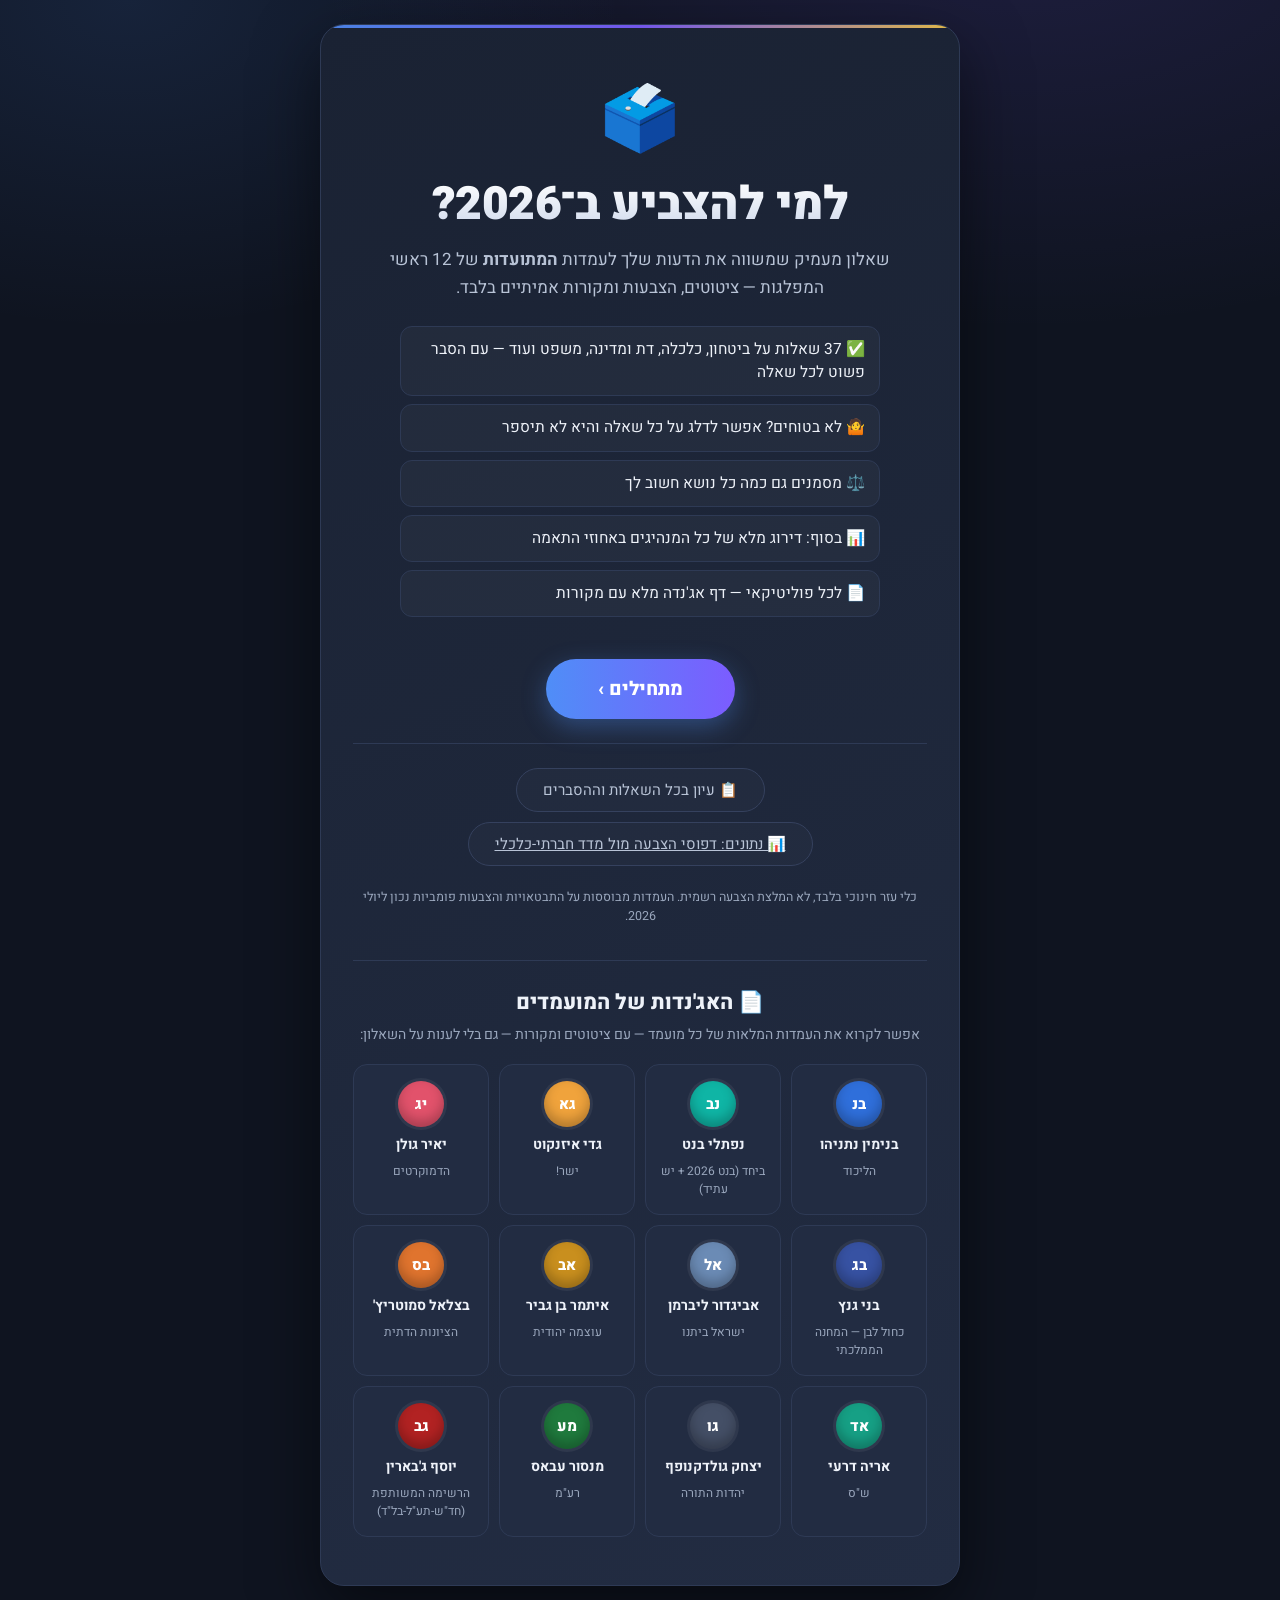
<file: index.html>
<!DOCTYPE html>
<html lang="he" dir="rtl">
<head>
<meta charset="UTF-8">
<meta name="viewport" content="width=device-width, initial-scale=1.0">
<title>למי להצביע? — שאלון בחירות 2026</title>
<meta name="description" content="שאלון פוליטי מקיף לבחירות 2026: ענו על שאלות אמיתיות מבוססות עמדות מתועדות, וגלו איזה מנהיג הכי מתאים לדעות שלכם.">
<link rel="stylesheet" href="css/style.css?v=8">
<link rel="preconnect" href="https://fonts.googleapis.com">
<link href="https://fonts.googleapis.com/css2?family=Heebo:wght@300;400;600;800;900&display=swap" rel="stylesheet">
</head>
<body>

<!-- ===== Landing ===== -->
<section id="landing" class="screen active">
  <div class="landing-inner">
    <div class="ballot-icon">🗳️</div>
    <h1>למי להצביע ב־2026?</h1>
    <p class="subtitle">שאלון מעמיק שמשווה את הדעות שלך לעמדות <strong>המתועדות</strong> של 12 ראשי המפלגות — ציטוטים, הצבעות ומקורות אמיתיים בלבד.</p>
    <ul class="landing-points">
      <li>✅ 37 שאלות על ביטחון, כלכלה, דת ומדינה, משפט ועוד — עם הסבר פשוט לכל שאלה</li>
      <li>🤷 לא בטוחים? אפשר לדלג על כל שאלה והיא לא תיספר</li>
      <li>⚖️ מסמנים גם כמה כל נושא חשוב לך</li>
      <li>📊 בסוף: דירוג מלא של כל המנהיגים באחוזי התאמה</li>
      <li>📄 לכל פוליטיקאי — דף אג'נדה מלא עם מקורות</li>
    </ul>
    <button id="startBtn" class="btn-primary">מתחילים ›</button>
    <div class="secondary-actions">
      <button id="viewAllBtn" class="btn-ghost">📋 עיון בכל השאלות וההסברים</button>
      <a href="stats.html" class="btn-ghost">📊 נתונים: דפוסי הצבעה מול מדד חברתי-כלכלי</a>
    </div>
    <p class="disclaimer">כלי עזר חינוכי בלבד, לא המלצת הצבעה רשמית. העמדות מבוססות על התבטאויות והצבעות פומביות נכון ליולי 2026.</p>
    <div class="cand-section">
      <h2 class="cand-title">📄 האג'נדות של המועמדים</h2>
      <p class="cand-sub">אפשר לקרוא את העמדות המלאות של כל מועמד — עם ציטוטים ומקורות — גם בלי לענות על השאלון:</p>
      <div id="candidatesGrid" class="cand-grid"></div>
    </div>
  </div>
</section>

<!-- ===== Quiz ===== -->
<section id="quiz" class="screen">
  <div class="quiz-inner">
    <div class="progress-wrap">
      <div class="progress-bar"><div id="progressFill"></div></div>
      <span id="progressText"></span>
    </div>
    <div id="questionCard" class="question-card">
      <div id="topicTag" class="topic-tag"></div>
      <h2 id="questionText"></h2>
      <p id="explainBox" class="explain-box"></p>
      <div id="bgWrap" class="bg-wrap">
        <button id="bgToggle" class="bg-toggle" type="button">📖 קרא עוד על הרקע ›</button>
        <p id="bgText" class="bg-text"></p>
      </div>
      <div id="answers" class="answers"></div>
      <button id="skipBtn" class="skip-btn">🤷 לא בטוח/ה — דלג (השאלה לא תיספר)</button>
      <div class="importance-wrap">
        <span class="importance-label">כמה הנושא חשוב לך?</span>
        <div class="importance-btns" id="importanceBtns">
          <button data-w="0.5">לא חשוב</button>
          <button data-w="1" class="selected">חשוב</button>
          <button data-w="2">חשוב מאוד</button>
        </div>
      </div>
      <div class="nav-btns">
        <button id="backBtn" class="btn-ghost">‹ חזרה</button>
        <button id="nextBtn" class="btn-primary" disabled>הבא ›</button>
      </div>
    </div>
  </div>
</section>

<!-- ===== All Questions ===== -->
<section id="allq" class="screen">
  <div class="allq-inner">
    <div class="allq-head">
      <h1>כל השאלות וההסברים</h1>
      <button id="allqBackBtn" class="btn-ghost">‹ חזרה לדף הבית</button>
    </div>
    <p class="results-sub">כל 37 השאלות עם ההסבר והרקע לכל אחת. אפשר לקרוא הכול לפני שמתחילים.</p>
    <div id="allqList" class="allq-list"></div>
    <button id="allqStartBtn" class="btn-primary">מתחילים בשאלון ›</button>
  </div>
</section>

<!-- ===== Results ===== -->
<section id="results" class="screen">
  <div class="results-inner">
    <h1>התוצאות שלך</h1>
    <p id="resultsSub" class="results-sub">דירוג ההתאמה בין הדעות שלך לעמדות המתועדות של המנהיגים:</p>
    <div id="winnerCard"></div>
    <div id="ranking" class="ranking"></div>
    <button id="restartBtn" class="btn-ghost">התחלה מחדש ↺</button>
    <p class="disclaimer">ההתאמה מחושבת לפי מרחק בין תשובותיך לעמדות מתועדות (ציטוטים, הצבעות, מצעים). עמדה לא ידועה נספרת במשקל מופחת. זהו כלי עזר בלבד.</p>
  </div>
</section>

<script src="js/quiz.js?v=8"></script>
</body>
</html>
</file>
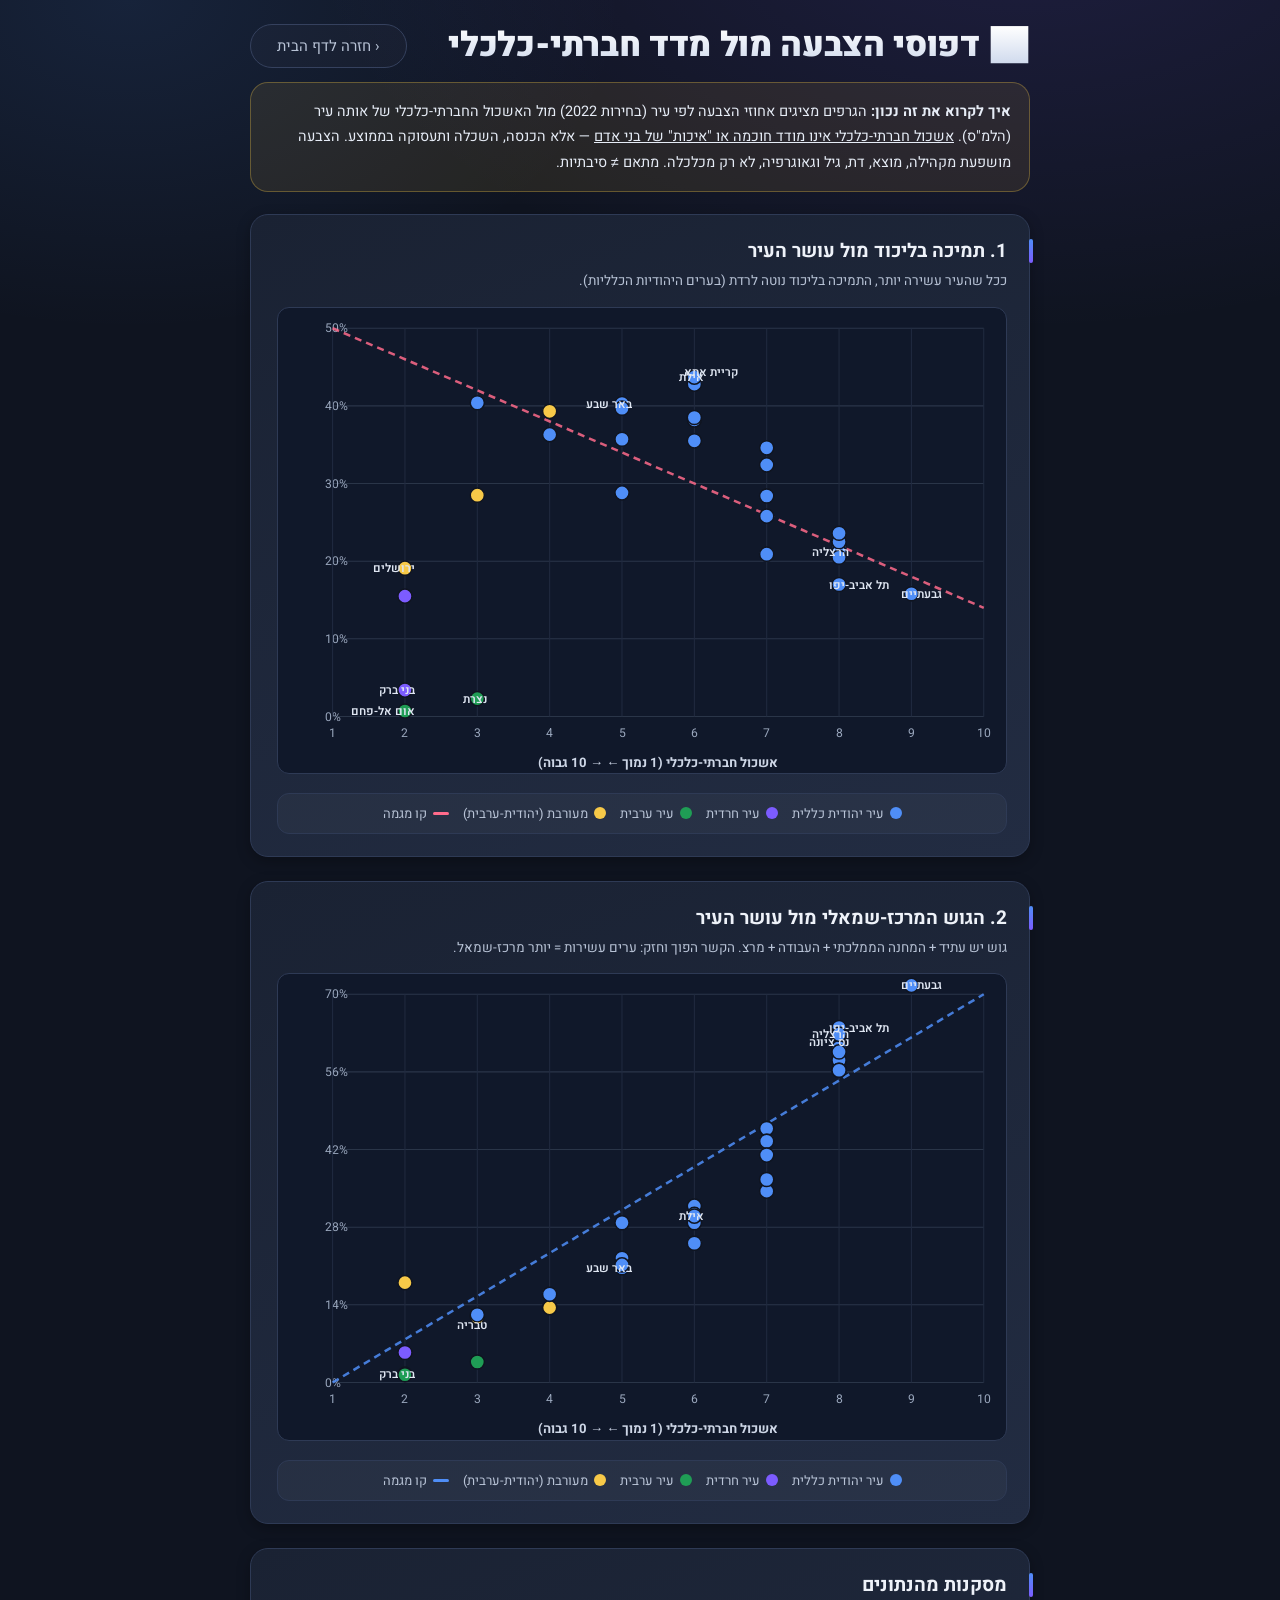
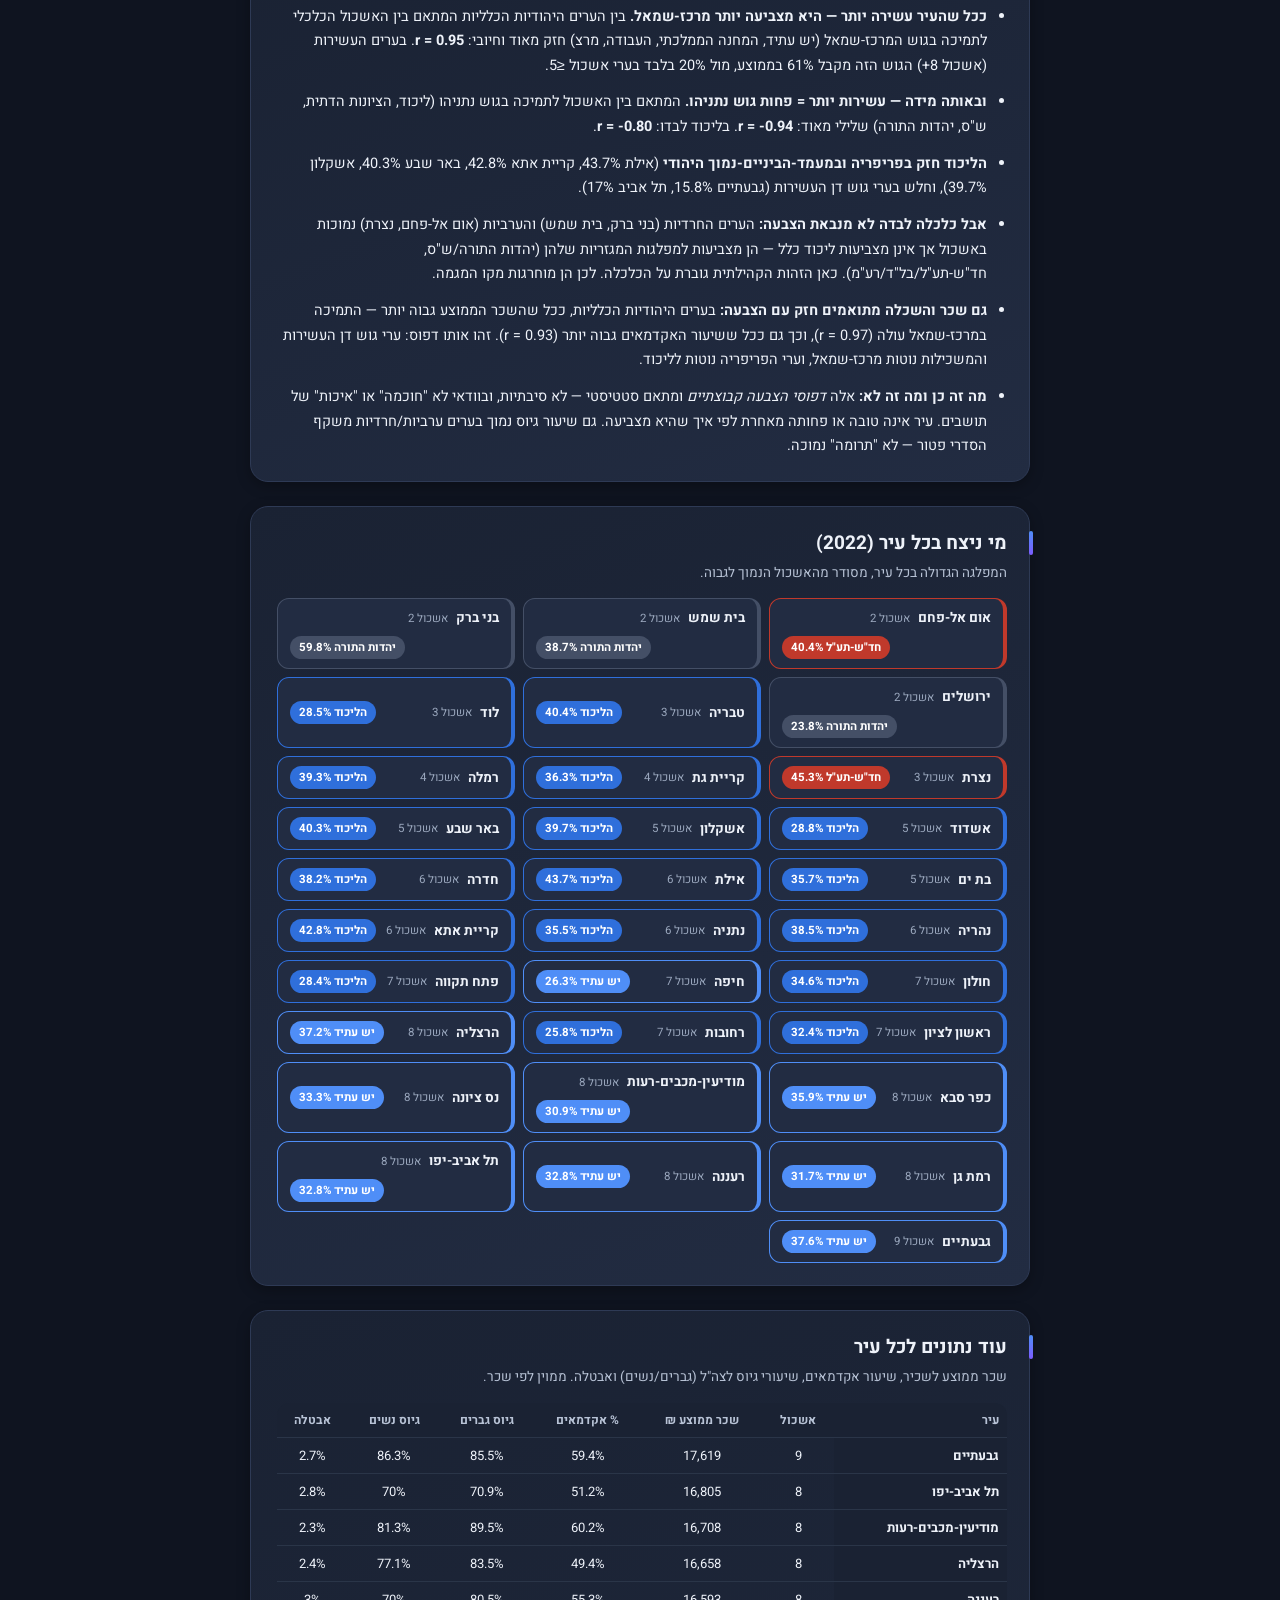
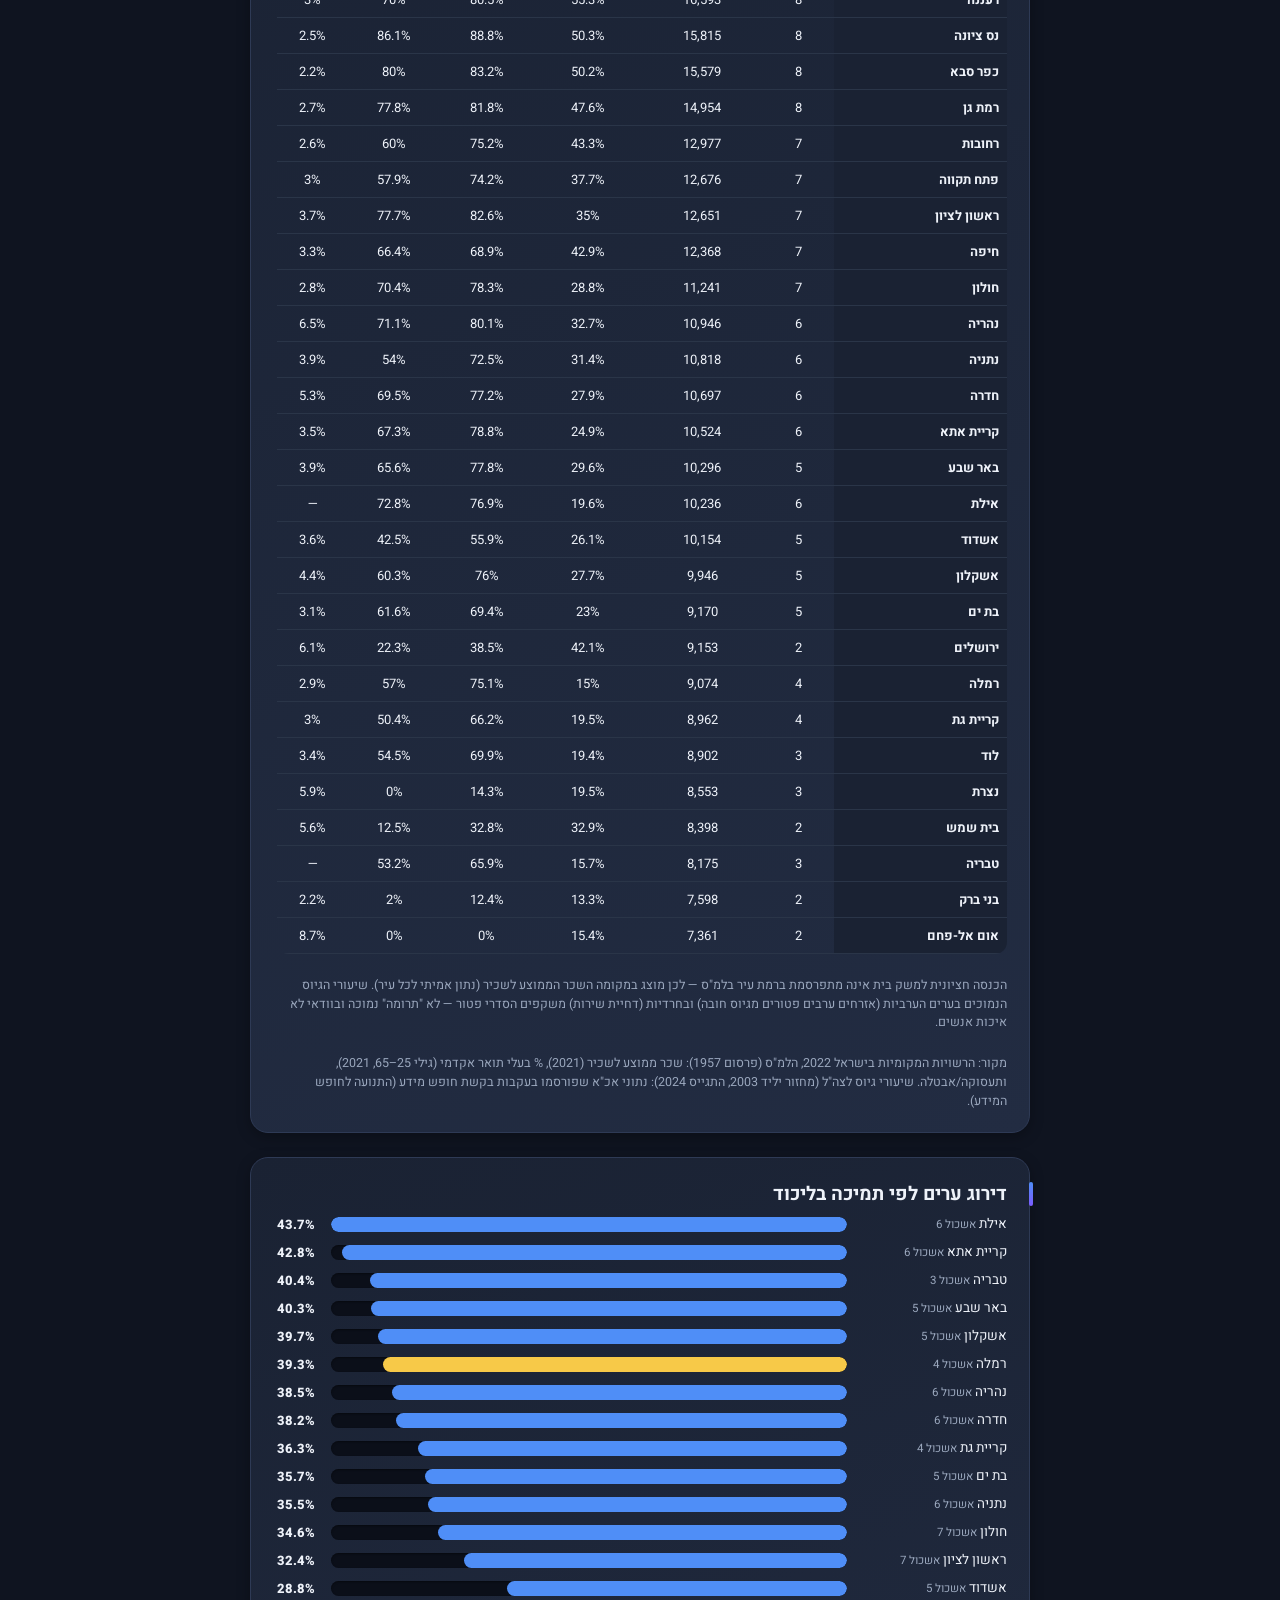
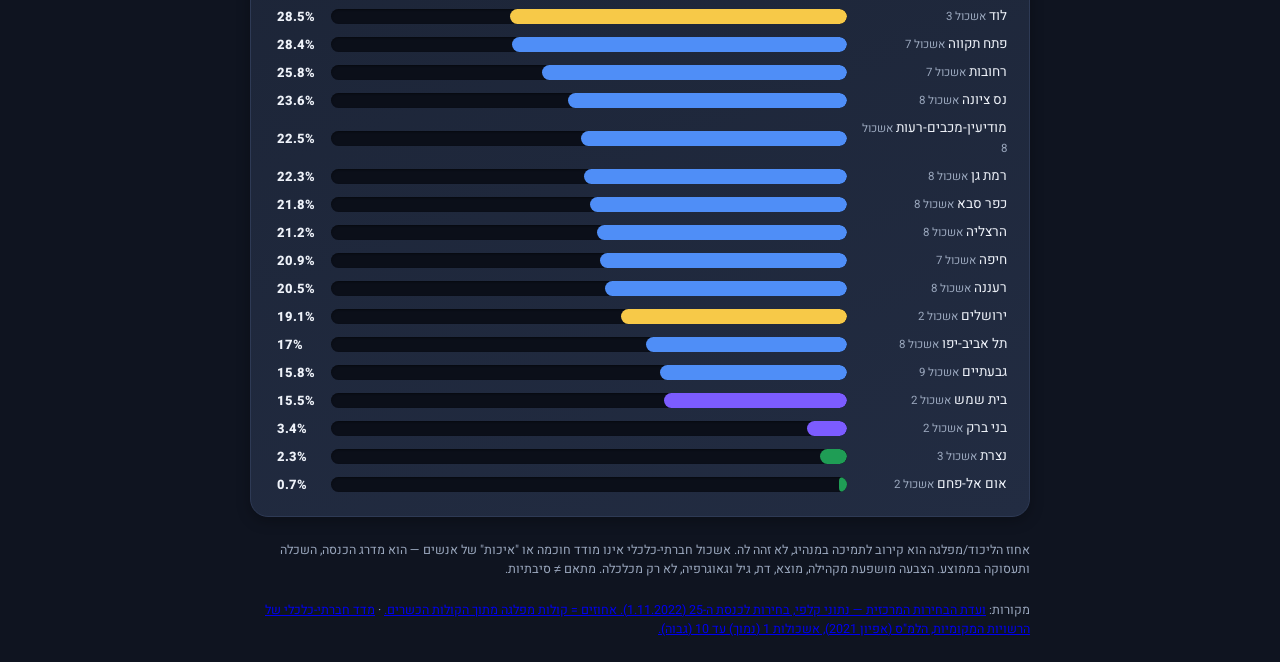
<file: stats.html>
<!DOCTYPE html>
<html lang="he" dir="rtl">
<head>
<meta charset="UTF-8">
<meta name="viewport" content="width=device-width, initial-scale=1.0">
<title>נתונים — דפוסי הצבעה מול מדד חברתי-כלכלי</title>
<link rel="stylesheet" href="css/style.css?v=8">
<link rel="preconnect" href="https://fonts.googleapis.com">
<link href="https://fonts.googleapis.com/css2?family=Heebo:wght@300;400;600;800;900&display=swap" rel="stylesheet">
</head>
<body>
<section class="screen active">
  <div class="stats-inner">
    <div class="allq-head">
      <h1>📊 דפוסי הצבעה מול מדד חברתי-כלכלי</h1>
      <button id="statsBackBtn" class="btn-ghost">‹ חזרה לדף הבית</button>
    </div>

    <div class="stats-warn">
      <strong>איך לקרוא את זה נכון:</strong> הגרפים מציגים אחוזי הצבעה לפי עיר (בחירות 2022) מול האשכול החברתי-כלכלי של אותה עיר (הלמ"ס).
      <u>אשכול חברתי-כלכלי אינו מודד חוכמה או "איכות" של בני אדם</u> — אלא הכנסה, השכלה ותעסוקה בממוצע.
      הצבעה מושפעת מקהילה, מוצא, דת, גיל וגאוגרפיה, לא רק מכלכלה. מתאם ≠ סיבתיות.
    </div>

    <div class="stats-card">
      <h2>1. תמיכה בליכוד מול עושר העיר</h2>
      <p class="card-sub">ככל שהעיר עשירה יותר, התמיכה בליכוד נוטה לרדת (בערים היהודיות הכלליות).</p>
      <div id="scatterLikud"></div>
      <div id="legendLikud" class="legend"></div>
    </div>

    <div class="stats-card">
      <h2>2. הגוש המרכז-שמאלי מול עושר העיר</h2>
      <p class="card-sub">גוש יש עתיד + המחנה הממלכתי + העבודה + מרצ. הקשר הפוך וחזק: ערים עשירות = יותר מרכז-שמאל.</p>
      <div id="scatterLeft"></div>
      <div id="legendLeft" class="legend"></div>
    </div>

    <div class="stats-card">
      <h2>מסקנות מהנתונים</h2>
      <ul id="conclusions" class="stats-points"></ul>
    </div>

    <div class="stats-card">
      <h2>מי ניצח בכל עיר (2022)</h2>
      <p class="card-sub">המפלגה הגדולה בכל עיר, מסודר מהאשכול הנמוך לגבוה.</p>
      <div id="winners" class="winners"></div>
    </div>

    <div class="stats-card">
      <h2>עוד נתונים לכל עיר</h2>
      <p class="card-sub">שכר ממוצע לשכיר, שיעור אקדמאים, שיעורי גיוס לצה"ל (גברים/נשים) ואבטלה. ממוין לפי שכר.</p>
      <div id="metricsTable" class="mtab-wrap"></div>
      <p id="metricsNote" class="disclaimer"></p>
      <p id="metricsSrc" class="disclaimer"></p>
    </div>

    <div class="stats-card">
      <h2>דירוג ערים לפי תמיכה בליכוד</h2>
      <div id="bars" class="bars"></div>
    </div>

    <p id="meta-note" class="disclaimer"></p>
    <p id="sources" class="disclaimer"></p>
  </div>
</section>
<script src="js/stats.js?v=8"></script>
</body>
</html>
</file>
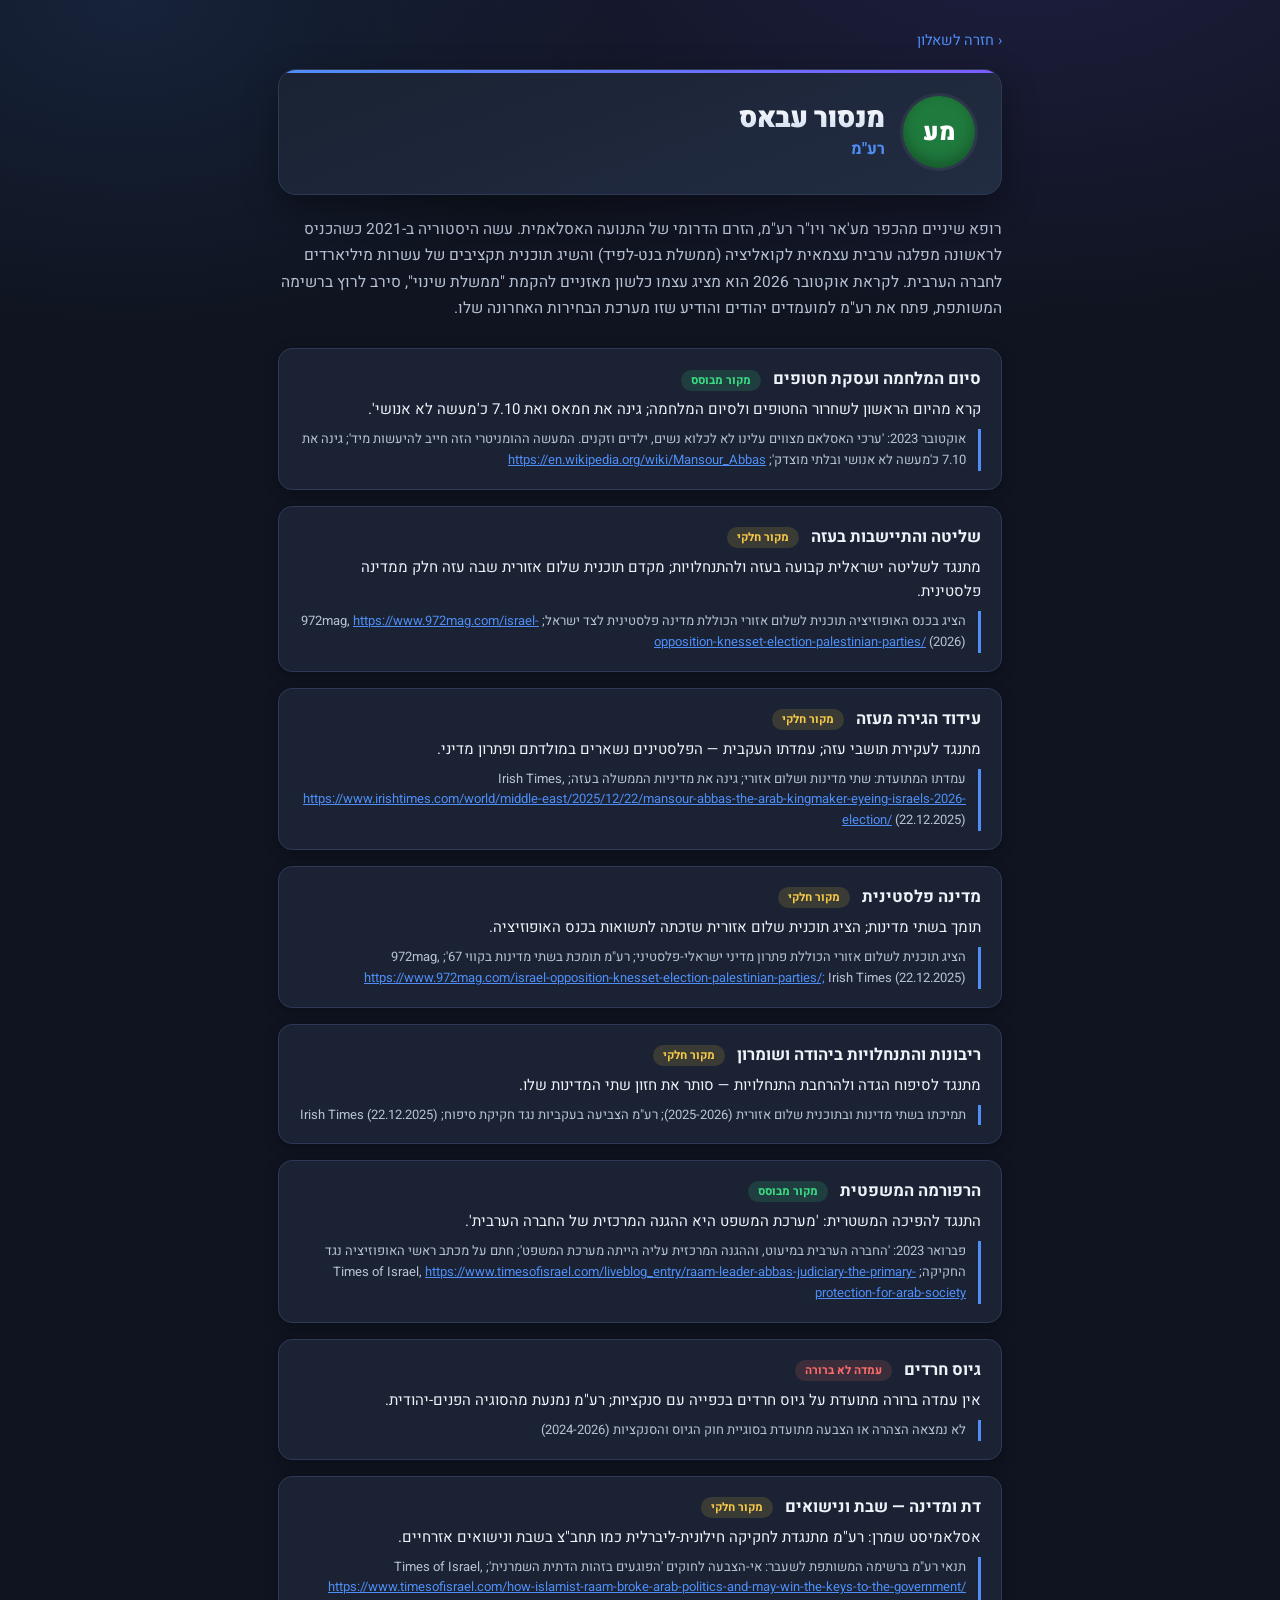
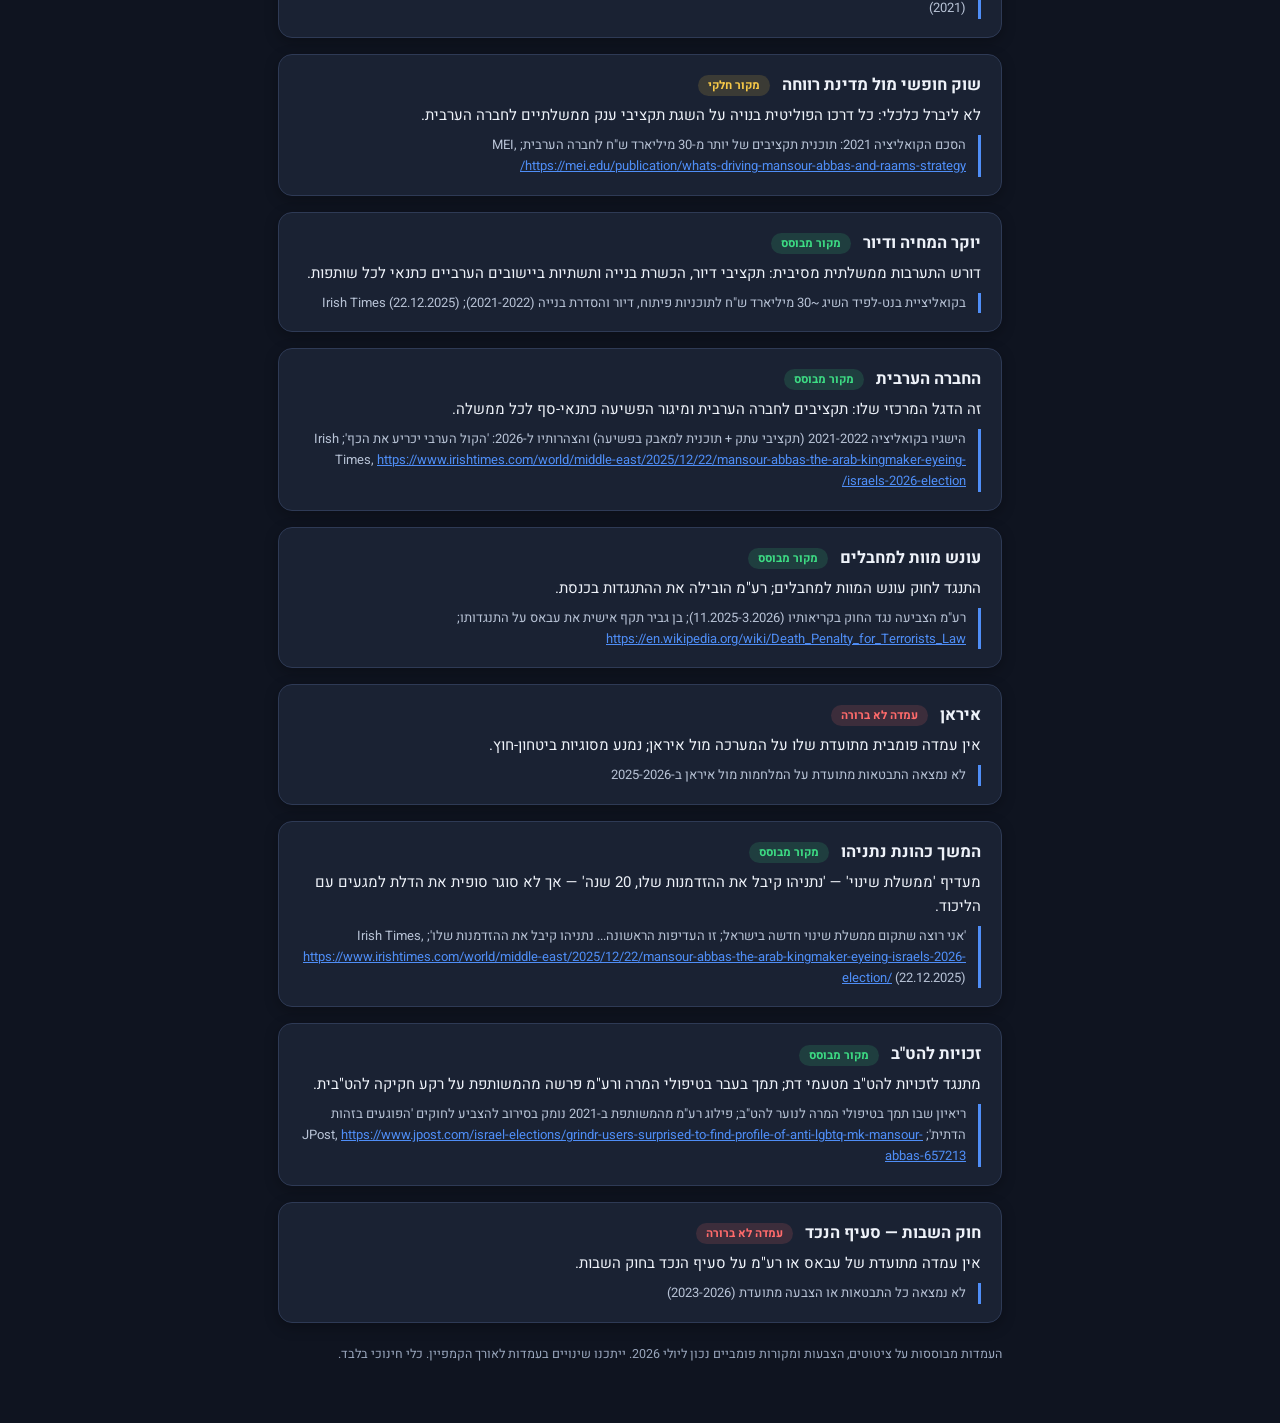
<file: agendas/abbas.html>
<!DOCTYPE html>
<html lang="he" dir="rtl">
<head>
<meta charset="UTF-8">
<meta name="viewport" content="width=device-width, initial-scale=1.0">
<title>מנסור עבאס — האג'נדה המלאה | בחירות 2026</title>
<link rel="stylesheet" href="../css/style.css?v=8">
<link rel="preconnect" href="https://fonts.googleapis.com">
<link href="https://fonts.googleapis.com/css2?family=Heebo:wght@300;400;600;800;900&display=swap" rel="stylesheet">
</head>
<body>
<div class="agenda-body">
  <a class="back-link" href="../index.html">‹ חזרה לשאלון</a>
  <div class="agenda-header">
    <span class="avatar" style="background:#1f7a3d">מע</span>
    <div>
      <h1>מנסור עבאס</h1>
      <div class="party">רע"מ</div>
    </div>
  </div>
  <p class="agenda-bio">רופא שיניים מהכפר מע'אר ויו"ר רע"מ, הזרם הדרומי של התנועה האסלאמית. עשה היסטוריה ב-2021 כשהכניס לראשונה מפלגה ערבית עצמאית לקואליציה (ממשלת בנט-לפיד) והשיג תוכנית תקציבים של עשרות מיליארדים לחברה הערבית. לקראת אוקטובר 2026 הוא מציג עצמו כלשון מאזניים להקמת "ממשלת שינוי", סירב לרוץ ברשימה המשותפת, פתח את רע"מ למועמדים יהודים והודיע שזו מערכת הבחירות האחרונה שלו.</p>
  <div class="agenda-section">
    <h3>סיום המלחמה ועסקת חטופים <span class="conf high">מקור מבוסס</span></h3>
    <p class="stance">קרא מהיום הראשון לשחרור החטופים ולסיום המלחמה; גינה את חמאס ואת 7.10 כ'מעשה לא אנושי'.</p>
    <p class="evidence">אוקטובר 2023: 'ערכי האסלאם מצווים עלינו לא לכלוא נשים, ילדים וזקנים. המעשה ההומניטרי הזה חייב להיעשות מיד'; גינה את 7.10 כ'מעשה לא אנושי ובלתי מוצדק'; <a href="https://en.wikipedia.org/wiki/Mansour_Abbas" target="_blank" rel="noopener">https://en.wikipedia.org/wiki/Mansour_Abbas</a></p>
  </div>
  <div class="agenda-section">
    <h3>שליטה והתיישבות בעזה <span class="conf medium">מקור חלקי</span></h3>
    <p class="stance">מתנגד לשליטה ישראלית קבועה בעזה ולהתנחלויות; מקדם תוכנית שלום אזורית שבה עזה חלק ממדינה פלסטינית.</p>
    <p class="evidence">הציג בכנס האופוזיציה תוכנית לשלום אזורי הכוללת מדינה פלסטינית לצד ישראל; 972mag, <a href="https://www.972mag.com/israel-opposition-knesset-election-palestinian-parties/" target="_blank" rel="noopener">https://www.972mag.com/israel-opposition-knesset-election-palestinian-parties/</a> (2026)</p>
  </div>
  <div class="agenda-section">
    <h3>עידוד הגירה מעזה <span class="conf medium">מקור חלקי</span></h3>
    <p class="stance">מתנגד לעקירת תושבי עזה; עמדתו העקבית — הפלסטינים נשארים במולדתם ופתרון מדיני.</p>
    <p class="evidence">עמדתו המתועדת: שתי מדינות ושלום אזורי; גינה את מדיניות הממשלה בעזה; Irish Times, <a href="https://www.irishtimes.com/world/middle-east/2025/12/22/mansour-abbas-the-arab-kingmaker-eyeing-israels-2026-election/" target="_blank" rel="noopener">https://www.irishtimes.com/world/middle-east/2025/12/22/mansour-abbas-the-arab-kingmaker-eyeing-israels-2026-election/</a> (22.12.2025)</p>
  </div>
  <div class="agenda-section">
    <h3>מדינה פלסטינית <span class="conf medium">מקור חלקי</span></h3>
    <p class="stance">תומך בשתי מדינות; הציג תוכנית שלום אזורית שזכתה לתשואות בכנס האופוזיציה.</p>
    <p class="evidence">הציג תוכנית לשלום אזורי הכוללת פתרון מדיני ישראלי-פלסטיני; רע"מ תומכת בשתי מדינות בקווי 67'; 972mag, <a href="https://www.972mag.com/israel-opposition-knesset-election-palestinian-parties/;" target="_blank" rel="noopener">https://www.972mag.com/israel-opposition-knesset-election-palestinian-parties/;</a> Irish Times (22.12.2025)</p>
  </div>
  <div class="agenda-section">
    <h3>ריבונות והתנחלויות ביהודה ושומרון <span class="conf medium">מקור חלקי</span></h3>
    <p class="stance">מתנגד לסיפוח הגדה ולהרחבת התנחלויות — סותר את חזון שתי המדינות שלו.</p>
    <p class="evidence">תמיכתו בשתי מדינות ובתוכנית שלום אזורית (2025-2026); רע"מ הצביעה בעקביות נגד חקיקת סיפוח; Irish Times (22.12.2025)</p>
  </div>
  <div class="agenda-section">
    <h3>הרפורמה המשפטית <span class="conf high">מקור מבוסס</span></h3>
    <p class="stance">התנגד להפיכה המשטרית: 'מערכת המשפט היא ההגנה המרכזית של החברה הערבית'.</p>
    <p class="evidence">פברואר 2023: 'החברה הערבית במיעוט, וההגנה המרכזית עליה הייתה מערכת המשפט'; חתם על מכתב ראשי האופוזיציה נגד החקיקה; Times of Israel, <a href="https://www.timesofisrael.com/liveblog_entry/raam-leader-abbas-judiciary-the-primary-protection-for-arab-society" target="_blank" rel="noopener">https://www.timesofisrael.com/liveblog_entry/raam-leader-abbas-judiciary-the-primary-protection-for-arab-society</a></p>
  </div>
  <div class="agenda-section">
    <h3>גיוס חרדים <span class="conf low">עמדה לא ברורה</span></h3>
    <p class="stance">אין עמדה ברורה מתועדת על גיוס חרדים בכפייה עם סנקציות; רע"מ נמנעת מהסוגיה הפנים-יהודית.</p>
    <p class="evidence">לא נמצאה הצהרה או הצבעה מתועדת בסוגיית חוק הגיוס והסנקציות (2024-2026)</p>
  </div>
  <div class="agenda-section">
    <h3>דת ומדינה — שבת ונישואים <span class="conf medium">מקור חלקי</span></h3>
    <p class="stance">אסלאמיסט שמרן: רע"מ מתנגדת לחקיקה חילונית-ליברלית כמו תחב"צ בשבת ונישואים אזרחיים.</p>
    <p class="evidence">תנאי רע"מ ברשימה המשותפת לשעבר: אי-הצבעה לחוקים 'הפוגעים בזהות הדתית השמרנית'; Times of Israel, <a href="https://www.timesofisrael.com/how-islamist-raam-broke-arab-politics-and-may-win-the-keys-to-the-government/" target="_blank" rel="noopener">https://www.timesofisrael.com/how-islamist-raam-broke-arab-politics-and-may-win-the-keys-to-the-government/</a> (2021)</p>
  </div>
  <div class="agenda-section">
    <h3>שוק חופשי מול מדינת רווחה <span class="conf medium">מקור חלקי</span></h3>
    <p class="stance">לא ליברל כלכלי: כל דרכו הפוליטית בנויה על השגת תקציבי ענק ממשלתיים לחברה הערבית.</p>
    <p class="evidence">הסכם הקואליציה 2021: תוכנית תקציבים של יותר מ-30 מיליארד ש"ח לחברה הערבית; MEI, <a href="https://mei.edu/publication/whats-driving-mansour-abbas-and-raams-strategy/" target="_blank" rel="noopener">https://mei.edu/publication/whats-driving-mansour-abbas-and-raams-strategy/</a></p>
  </div>
  <div class="agenda-section">
    <h3>יוקר המחיה ודיור <span class="conf high">מקור מבוסס</span></h3>
    <p class="stance">דורש התערבות ממשלתית מסיבית: תקציבי דיור, הכשרת בנייה ותשתיות ביישובים הערביים כתנאי לכל שותפות.</p>
    <p class="evidence">בקואליציית בנט-לפיד השיג ~30 מיליארד ש"ח לתוכניות פיתוח, דיור והסדרת בנייה (2021-2022); Irish Times (22.12.2025)</p>
  </div>
  <div class="agenda-section">
    <h3>החברה הערבית <span class="conf high">מקור מבוסס</span></h3>
    <p class="stance">זה הדגל המרכזי שלו: תקציבים לחברה הערבית ומיגור הפשיעה כתנאי-סף לכל ממשלה.</p>
    <p class="evidence">הישגיו בקואליציה 2021-2022 (תקציבי עתק + תוכנית למאבק בפשיעה) והצהרותיו ל-2026: 'הקול הערבי יכריע את הכף'; Irish Times, <a href="https://www.irishtimes.com/world/middle-east/2025/12/22/mansour-abbas-the-arab-kingmaker-eyeing-israels-2026-election/" target="_blank" rel="noopener">https://www.irishtimes.com/world/middle-east/2025/12/22/mansour-abbas-the-arab-kingmaker-eyeing-israels-2026-election/</a></p>
  </div>
  <div class="agenda-section">
    <h3>עונש מוות למחבלים <span class="conf high">מקור מבוסס</span></h3>
    <p class="stance">התנגד לחוק עונש המוות למחבלים; רע"מ הובילה את ההתנגדות בכנסת.</p>
    <p class="evidence">רע"מ הצביעה נגד החוק בקריאותיו (11.2025-3.2026); בן גביר תקף אישית את עבאס על התנגדותו; <a href="https://en.wikipedia.org/wiki/Death_Penalty_for_Terrorists_Law" target="_blank" rel="noopener">https://en.wikipedia.org/wiki/Death_Penalty_for_Terrorists_Law</a></p>
  </div>
  <div class="agenda-section">
    <h3>איראן <span class="conf low">עמדה לא ברורה</span></h3>
    <p class="stance">אין עמדה פומבית מתועדת שלו על המערכה מול איראן; נמנע מסוגיות ביטחון-חוץ.</p>
    <p class="evidence">לא נמצאה התבטאות מתועדת על המלחמות מול איראן ב-2025-2026</p>
  </div>
  <div class="agenda-section">
    <h3>המשך כהונת נתניהו <span class="conf high">מקור מבוסס</span></h3>
    <p class="stance">מעדיף 'ממשלת שינוי' — 'נתניהו קיבל את ההזדמנות שלו, 20 שנה' — אך לא סוגר סופית את הדלת למגעים עם הליכוד.</p>
    <p class="evidence">'אני רוצה שתקום ממשלת שינוי חדשה בישראל; זו העדיפות הראשונה... נתניהו קיבל את ההזדמנות שלו'; Irish Times, <a href="https://www.irishtimes.com/world/middle-east/2025/12/22/mansour-abbas-the-arab-kingmaker-eyeing-israels-2026-election/" target="_blank" rel="noopener">https://www.irishtimes.com/world/middle-east/2025/12/22/mansour-abbas-the-arab-kingmaker-eyeing-israels-2026-election/</a> (22.12.2025)</p>
  </div>
  <div class="agenda-section">
    <h3>זכויות להט"ב <span class="conf high">מקור מבוסס</span></h3>
    <p class="stance">מתנגד לזכויות להט"ב מטעמי דת; תמך בעבר בטיפולי המרה ורע"מ פרשה מהמשותפת על רקע חקיקה להט"בית.</p>
    <p class="evidence">ריאיון שבו תמך בטיפולי המרה לנוער להט"ב; פילוג רע"מ מהמשותפת ב-2021 נומק בסירוב להצביע לחוקים 'הפוגעים בזהות הדתית'; JPost, <a href="https://www.jpost.com/israel-elections/grindr-users-surprised-to-find-profile-of-anti-lgbtq-mk-mansour-abbas-657213" target="_blank" rel="noopener">https://www.jpost.com/israel-elections/grindr-users-surprised-to-find-profile-of-anti-lgbtq-mk-mansour-abbas-657213</a></p>
  </div>
  <div class="agenda-section">
    <h3>חוק השבות — סעיף הנכד <span class="conf low">עמדה לא ברורה</span></h3>
    <p class="stance">אין עמדה מתועדת של עבאס או רע"מ על סעיף הנכד בחוק השבות.</p>
    <p class="evidence">לא נמצאה כל התבטאות או הצבעה מתועדת (2023-2026)</p>
  </div>
  <p class="disclaimer">העמדות מבוססות על ציטוטים, הצבעות ומקורות פומביים נכון ליולי 2026. ייתכנו שינויים בעמדות לאורך הקמפיין. כלי חינוכי בלבד.</p>
</div>
</body>
</html>
</file>
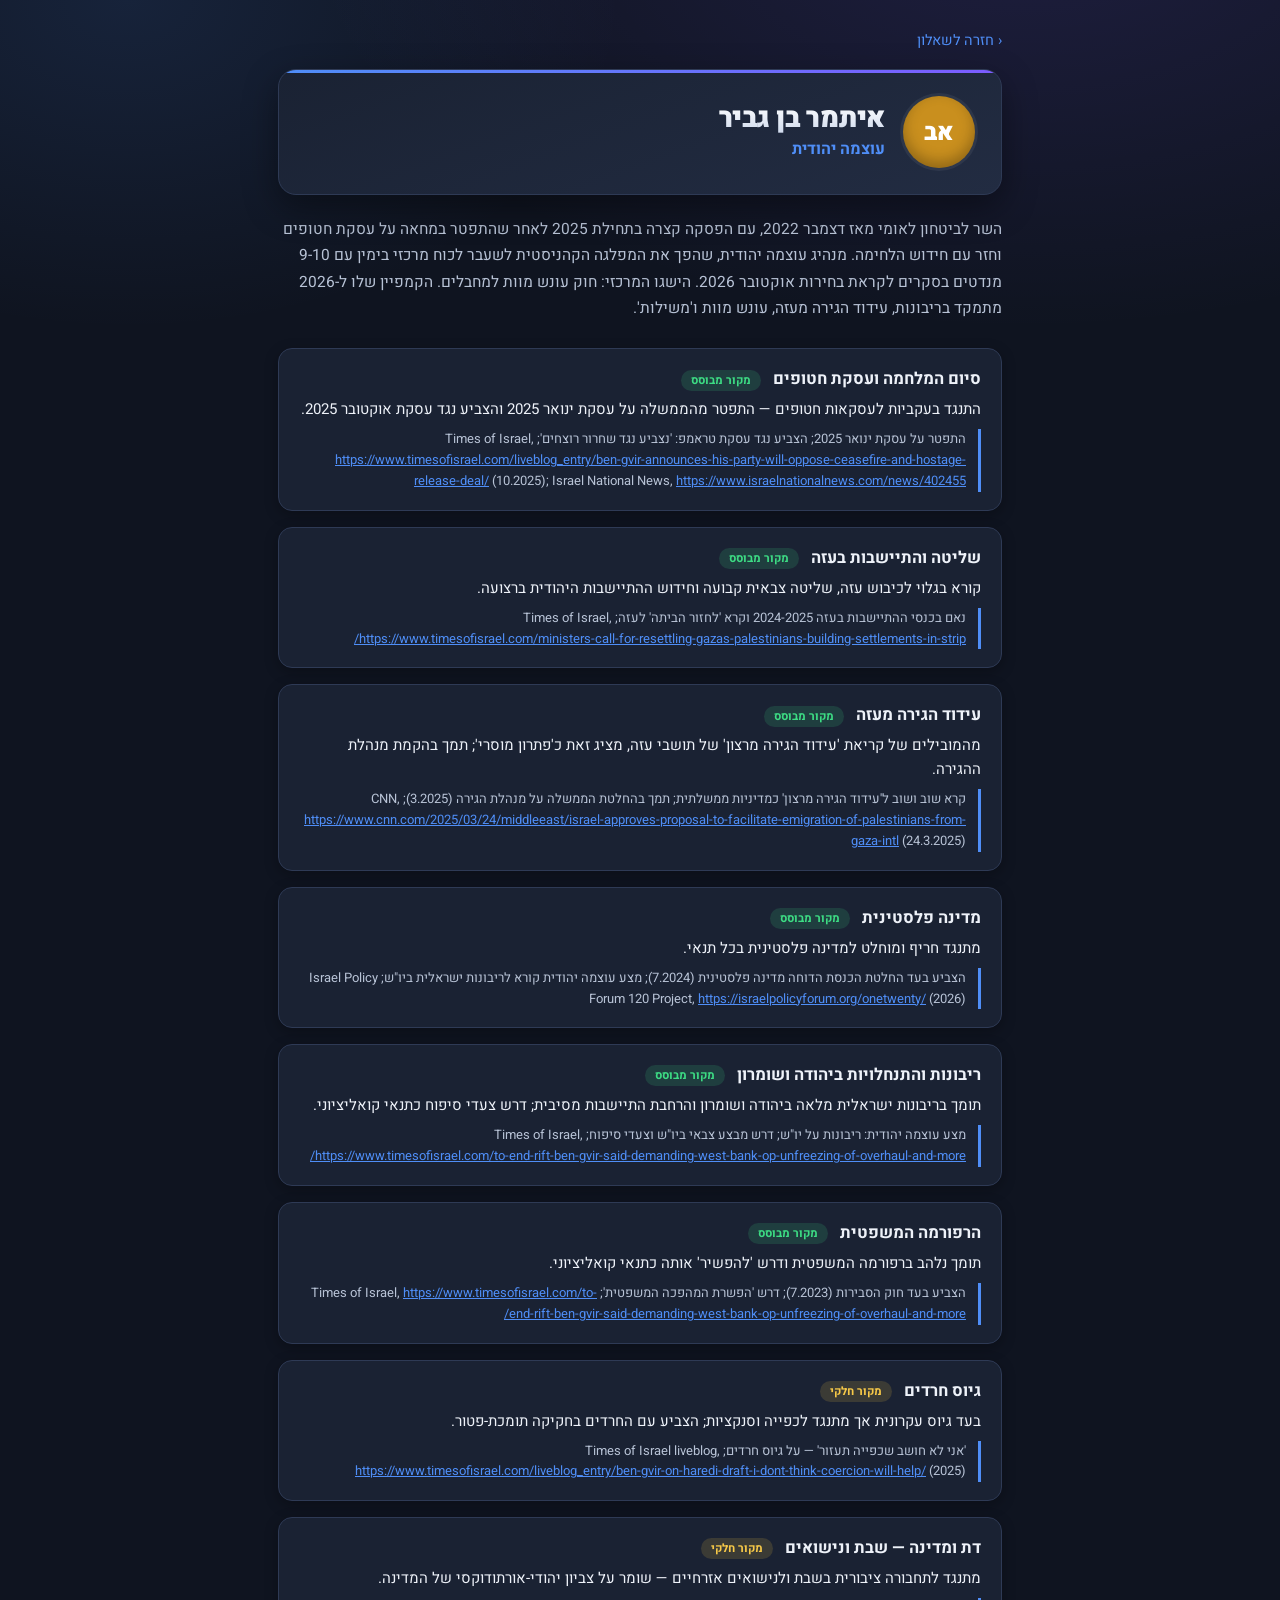
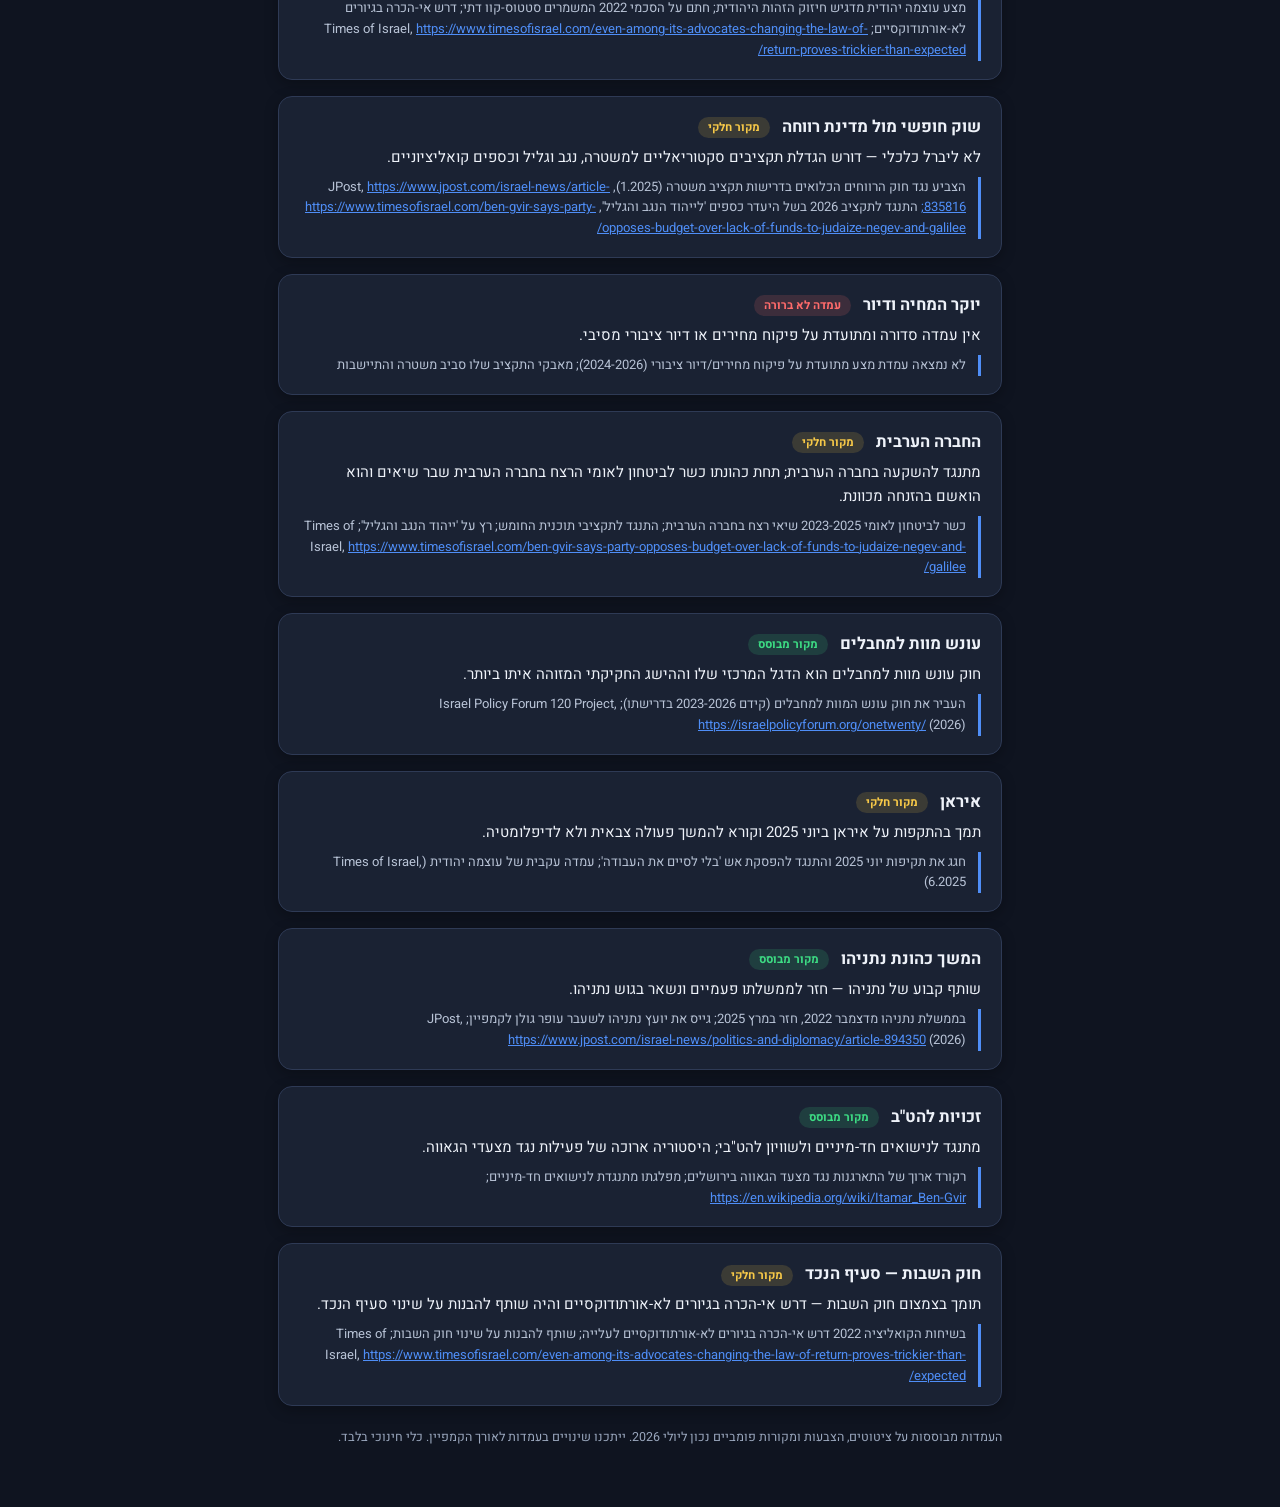
<file: agendas/bengvir.html>
<!DOCTYPE html>
<html lang="he" dir="rtl">
<head>
<meta charset="UTF-8">
<meta name="viewport" content="width=device-width, initial-scale=1.0">
<title>איתמר בן גביר — האג'נדה המלאה | בחירות 2026</title>
<link rel="stylesheet" href="../css/style.css?v=8">
<link rel="preconnect" href="https://fonts.googleapis.com">
<link href="https://fonts.googleapis.com/css2?family=Heebo:wght@300;400;600;800;900&display=swap" rel="stylesheet">
</head>
<body>
<div class="agenda-body">
  <a class="back-link" href="../index.html">‹ חזרה לשאלון</a>
  <div class="agenda-header">
    <span class="avatar" style="background:#c98f1e">אב</span>
    <div>
      <h1>איתמר בן גביר</h1>
      <div class="party">עוצמה יהודית</div>
    </div>
  </div>
  <p class="agenda-bio">השר לביטחון לאומי מאז דצמבר 2022, עם הפסקה קצרה בתחילת 2025 לאחר שהתפטר במחאה על עסקת חטופים וחזר עם חידוש הלחימה. מנהיג עוצמה יהודית, שהפך את המפלגה הקהניסטית לשעבר לכוח מרכזי בימין עם 9-10 מנדטים בסקרים לקראת בחירות אוקטובר 2026. הישגו המרכזי: חוק עונש מוות למחבלים. הקמפיין שלו ל-2026 מתמקד בריבונות, עידוד הגירה מעזה, עונש מוות ו'משילות'.</p>
  <div class="agenda-section">
    <h3>סיום המלחמה ועסקת חטופים <span class="conf high">מקור מבוסס</span></h3>
    <p class="stance">התנגד בעקביות לעסקאות חטופים — התפטר מהממשלה על עסקת ינואר 2025 והצביע נגד עסקת אוקטובר 2025.</p>
    <p class="evidence">התפטר על עסקת ינואר 2025; הצביע נגד עסקת טראמפ: 'נצביע נגד שחרור רוצחים'; Times of Israel, <a href="https://www.timesofisrael.com/liveblog_entry/ben-gvir-announces-his-party-will-oppose-ceasefire-and-hostage-release-deal/" target="_blank" rel="noopener">https://www.timesofisrael.com/liveblog_entry/ben-gvir-announces-his-party-will-oppose-ceasefire-and-hostage-release-deal/</a> (10.2025); Israel National News, <a href="https://www.israelnationalnews.com/news/402455" target="_blank" rel="noopener">https://www.israelnationalnews.com/news/402455</a></p>
  </div>
  <div class="agenda-section">
    <h3>שליטה והתיישבות בעזה <span class="conf high">מקור מבוסס</span></h3>
    <p class="stance">קורא בגלוי לכיבוש עזה, שליטה צבאית קבועה וחידוש ההתיישבות היהודית ברצועה.</p>
    <p class="evidence">נאם בכנסי ההתיישבות בעזה 2024-2025 וקרא 'לחזור הביתה' לעזה; Times of Israel, <a href="https://www.timesofisrael.com/ministers-call-for-resettling-gazas-palestinians-building-settlements-in-strip/" target="_blank" rel="noopener">https://www.timesofisrael.com/ministers-call-for-resettling-gazas-palestinians-building-settlements-in-strip/</a></p>
  </div>
  <div class="agenda-section">
    <h3>עידוד הגירה מעזה <span class="conf high">מקור מבוסס</span></h3>
    <p class="stance">מהמובילים של קריאת 'עידוד הגירה מרצון' של תושבי עזה, מציג זאת כ'פתרון מוסרי'; תמך בהקמת מנהלת ההגירה.</p>
    <p class="evidence">קרא שוב ושוב ל'עידוד הגירה מרצון' כמדיניות ממשלתית; תמך בהחלטת הממשלה על מנהלת הגירה (3.2025); CNN, <a href="https://www.cnn.com/2025/03/24/middleeast/israel-approves-proposal-to-facilitate-emigration-of-palestinians-from-gaza-intl" target="_blank" rel="noopener">https://www.cnn.com/2025/03/24/middleeast/israel-approves-proposal-to-facilitate-emigration-of-palestinians-from-gaza-intl</a> (24.3.2025)</p>
  </div>
  <div class="agenda-section">
    <h3>מדינה פלסטינית <span class="conf high">מקור מבוסס</span></h3>
    <p class="stance">מתנגד חריף ומוחלט למדינה פלסטינית בכל תנאי.</p>
    <p class="evidence">הצביע בעד החלטת הכנסת הדוחה מדינה פלסטינית (7.2024); מצע עוצמה יהודית קורא לריבונות ישראלית ביו"ש; Israel Policy Forum 120 Project, <a href="https://israelpolicyforum.org/onetwenty/" target="_blank" rel="noopener">https://israelpolicyforum.org/onetwenty/</a> (2026)</p>
  </div>
  <div class="agenda-section">
    <h3>ריבונות והתנחלויות ביהודה ושומרון <span class="conf high">מקור מבוסס</span></h3>
    <p class="stance">תומך בריבונות ישראלית מלאה ביהודה ושומרון והרחבת התיישבות מסיבית; דרש צעדי סיפוח כתנאי קואליציוני.</p>
    <p class="evidence">מצע עוצמה יהודית: ריבונות על יו"ש; דרש מבצע צבאי ביו"ש וצעדי סיפוח; Times of Israel, <a href="https://www.timesofisrael.com/to-end-rift-ben-gvir-said-demanding-west-bank-op-unfreezing-of-overhaul-and-more/" target="_blank" rel="noopener">https://www.timesofisrael.com/to-end-rift-ben-gvir-said-demanding-west-bank-op-unfreezing-of-overhaul-and-more/</a></p>
  </div>
  <div class="agenda-section">
    <h3>הרפורמה המשפטית <span class="conf high">מקור מבוסס</span></h3>
    <p class="stance">תומך נלהב ברפורמה המשפטית ודרש 'להפשיר' אותה כתנאי קואליציוני.</p>
    <p class="evidence">הצביע בעד חוק הסבירות (7.2023); דרש 'הפשרת המהפכה המשפטית'; Times of Israel, <a href="https://www.timesofisrael.com/to-end-rift-ben-gvir-said-demanding-west-bank-op-unfreezing-of-overhaul-and-more/" target="_blank" rel="noopener">https://www.timesofisrael.com/to-end-rift-ben-gvir-said-demanding-west-bank-op-unfreezing-of-overhaul-and-more/</a></p>
  </div>
  <div class="agenda-section">
    <h3>גיוס חרדים <span class="conf medium">מקור חלקי</span></h3>
    <p class="stance">בעד גיוס עקרונית אך מתנגד לכפייה וסנקציות; הצביע עם החרדים בחקיקה תומכת-פטור.</p>
    <p class="evidence">'אני לא חושב שכפייה תעזור' — על גיוס חרדים; Times of Israel liveblog, <a href="https://www.timesofisrael.com/liveblog_entry/ben-gvir-on-haredi-draft-i-dont-think-coercion-will-help/" target="_blank" rel="noopener">https://www.timesofisrael.com/liveblog_entry/ben-gvir-on-haredi-draft-i-dont-think-coercion-will-help/</a> (2025)</p>
  </div>
  <div class="agenda-section">
    <h3>דת ומדינה — שבת ונישואים <span class="conf medium">מקור חלקי</span></h3>
    <p class="stance">מתנגד לתחבורה ציבורית בשבת ולנישואים אזרחיים — שומר על צביון יהודי-אורתודוקסי של המדינה.</p>
    <p class="evidence">מצע עוצמה יהודית מדגיש חיזוק הזהות היהודית; חתם על הסכמי 2022 המשמרים סטטוס-קוו דתי; דרש אי-הכרה בגיורים לא-אורתודוקסיים; Times of Israel, <a href="https://www.timesofisrael.com/even-among-its-advocates-changing-the-law-of-return-proves-trickier-than-expected/" target="_blank" rel="noopener">https://www.timesofisrael.com/even-among-its-advocates-changing-the-law-of-return-proves-trickier-than-expected/</a></p>
  </div>
  <div class="agenda-section">
    <h3>שוק חופשי מול מדינת רווחה <span class="conf medium">מקור חלקי</span></h3>
    <p class="stance">לא ליברל כלכלי — דורש הגדלת תקציבים סקטוריאליים למשטרה, נגב וגליל וכספים קואליציוניים.</p>
    <p class="evidence">הצביע נגד חוק הרווחים הכלואים בדרישות תקציב משטרה (1.2025), JPost, <a href="https://www.jpost.com/israel-news/article-835816;" target="_blank" rel="noopener">https://www.jpost.com/israel-news/article-835816;</a> התנגד לתקציב 2026 בשל היעדר כספים 'לייהוד הנגב והגליל', <a href="https://www.timesofisrael.com/ben-gvir-says-party-opposes-budget-over-lack-of-funds-to-judaize-negev-and-galilee/" target="_blank" rel="noopener">https://www.timesofisrael.com/ben-gvir-says-party-opposes-budget-over-lack-of-funds-to-judaize-negev-and-galilee/</a></p>
  </div>
  <div class="agenda-section">
    <h3>יוקר המחיה ודיור <span class="conf low">עמדה לא ברורה</span></h3>
    <p class="stance">אין עמדה סדורה ומתועדת על פיקוח מחירים או דיור ציבורי מסיבי.</p>
    <p class="evidence">לא נמצאה עמדת מצע מתועדת על פיקוח מחירים/דיור ציבורי (2024-2026); מאבקי התקציב שלו סביב משטרה והתיישבות</p>
  </div>
  <div class="agenda-section">
    <h3>החברה הערבית <span class="conf medium">מקור חלקי</span></h3>
    <p class="stance">מתנגד להשקעה בחברה הערבית; תחת כהונתו כשר לביטחון לאומי הרצח בחברה הערבית שבר שיאים והוא הואשם בהזנחה מכוונת.</p>
    <p class="evidence">כשר לביטחון לאומי 2023-2025 שיאי רצח בחברה הערבית; התנגד לתקציבי תוכנית החומש; רץ על 'ייהוד הנגב והגליל'; Times of Israel, <a href="https://www.timesofisrael.com/ben-gvir-says-party-opposes-budget-over-lack-of-funds-to-judaize-negev-and-galilee/" target="_blank" rel="noopener">https://www.timesofisrael.com/ben-gvir-says-party-opposes-budget-over-lack-of-funds-to-judaize-negev-and-galilee/</a></p>
  </div>
  <div class="agenda-section">
    <h3>עונש מוות למחבלים <span class="conf high">מקור מבוסס</span></h3>
    <p class="stance">חוק עונש מוות למחבלים הוא הדגל המרכזי שלו וההישג החקיקתי המזוהה איתו ביותר.</p>
    <p class="evidence">העביר את חוק עונש המוות למחבלים (קידם 2023-2026 בדרישתו); Israel Policy Forum 120 Project, <a href="https://israelpolicyforum.org/onetwenty/" target="_blank" rel="noopener">https://israelpolicyforum.org/onetwenty/</a> (2026)</p>
  </div>
  <div class="agenda-section">
    <h3>איראן <span class="conf medium">מקור חלקי</span></h3>
    <p class="stance">תמך בהתקפות על איראן ביוני 2025 וקורא להמשך פעולה צבאית ולא לדיפלומטיה.</p>
    <p class="evidence">חגג את תקיפות יוני 2025 והתנגד להפסקת אש 'בלי לסיים את העבודה'; עמדה עקבית של עוצמה יהודית (Times of Israel, 6.2025)</p>
  </div>
  <div class="agenda-section">
    <h3>המשך כהונת נתניהו <span class="conf high">מקור מבוסס</span></h3>
    <p class="stance">שותף קבוע של נתניהו — חזר לממשלתו פעמיים ונשאר בגוש נתניהו.</p>
    <p class="evidence">בממשלת נתניהו מדצמבר 2022, חזר במרץ 2025; גייס את יועץ נתניהו לשעבר עופר גולן לקמפיין; JPost, <a href="https://www.jpost.com/israel-news/politics-and-diplomacy/article-894350" target="_blank" rel="noopener">https://www.jpost.com/israel-news/politics-and-diplomacy/article-894350</a> (2026)</p>
  </div>
  <div class="agenda-section">
    <h3>זכויות להט"ב <span class="conf high">מקור מבוסס</span></h3>
    <p class="stance">מתנגד לנישואים חד-מיניים ולשוויון להט"בי; היסטוריה ארוכה של פעילות נגד מצעדי הגאווה.</p>
    <p class="evidence">רקורד ארוך של התארגנות נגד מצעד הגאווה בירושלים; מפלגתו מתנגדת לנישואים חד-מיניים; <a href="https://en.wikipedia.org/wiki/Itamar_Ben-Gvir" target="_blank" rel="noopener">https://en.wikipedia.org/wiki/Itamar_Ben-Gvir</a></p>
  </div>
  <div class="agenda-section">
    <h3>חוק השבות — סעיף הנכד <span class="conf medium">מקור חלקי</span></h3>
    <p class="stance">תומך בצמצום חוק השבות — דרש אי-הכרה בגיורים לא-אורתודוקסיים והיה שותף להבנות על שינוי סעיף הנכד.</p>
    <p class="evidence">בשיחות הקואליציה 2022 דרש אי-הכרה בגיורים לא-אורתודוקסיים לעלייה; שותף להבנות על שינוי חוק השבות; Times of Israel, <a href="https://www.timesofisrael.com/even-among-its-advocates-changing-the-law-of-return-proves-trickier-than-expected/" target="_blank" rel="noopener">https://www.timesofisrael.com/even-among-its-advocates-changing-the-law-of-return-proves-trickier-than-expected/</a></p>
  </div>
  <p class="disclaimer">העמדות מבוססות על ציטוטים, הצבעות ומקורות פומביים נכון ליולי 2026. ייתכנו שינויים בעמדות לאורך הקמפיין. כלי חינוכי בלבד.</p>
</div>
</body>
</html>
</file>
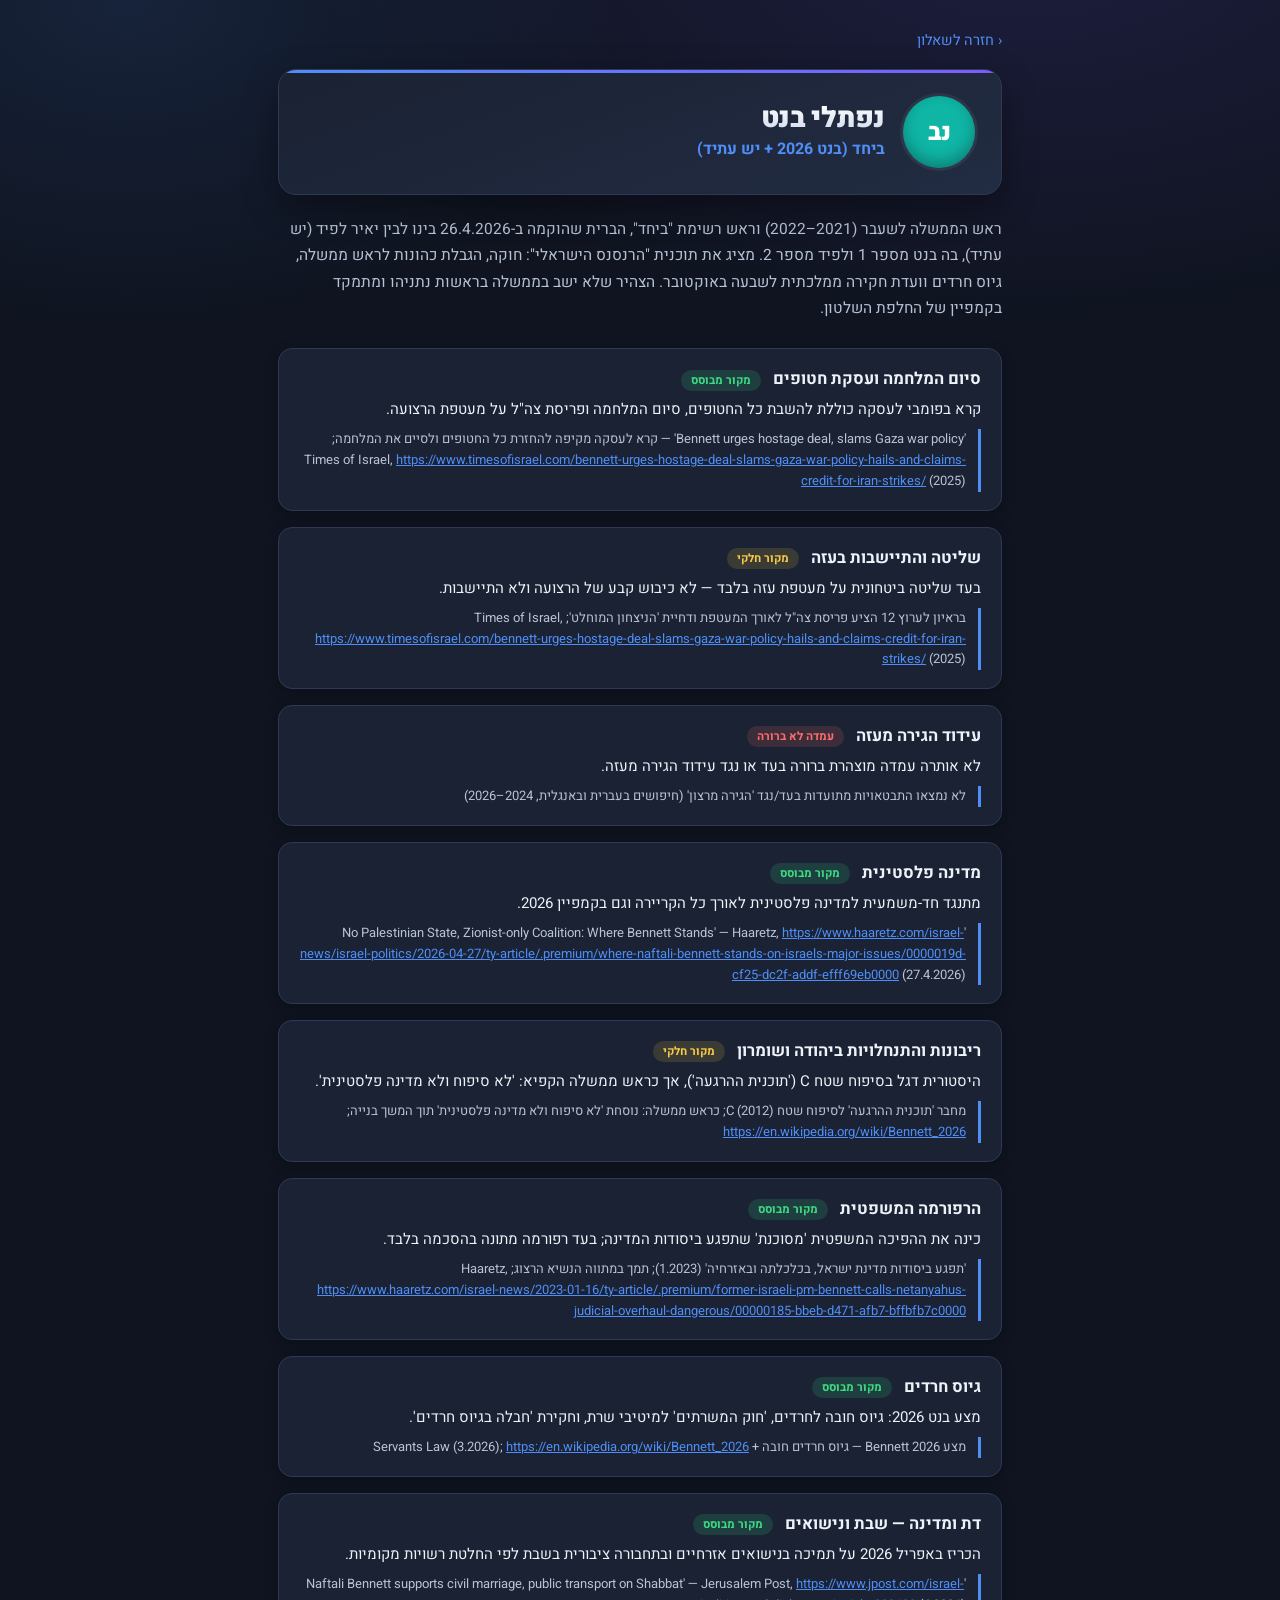
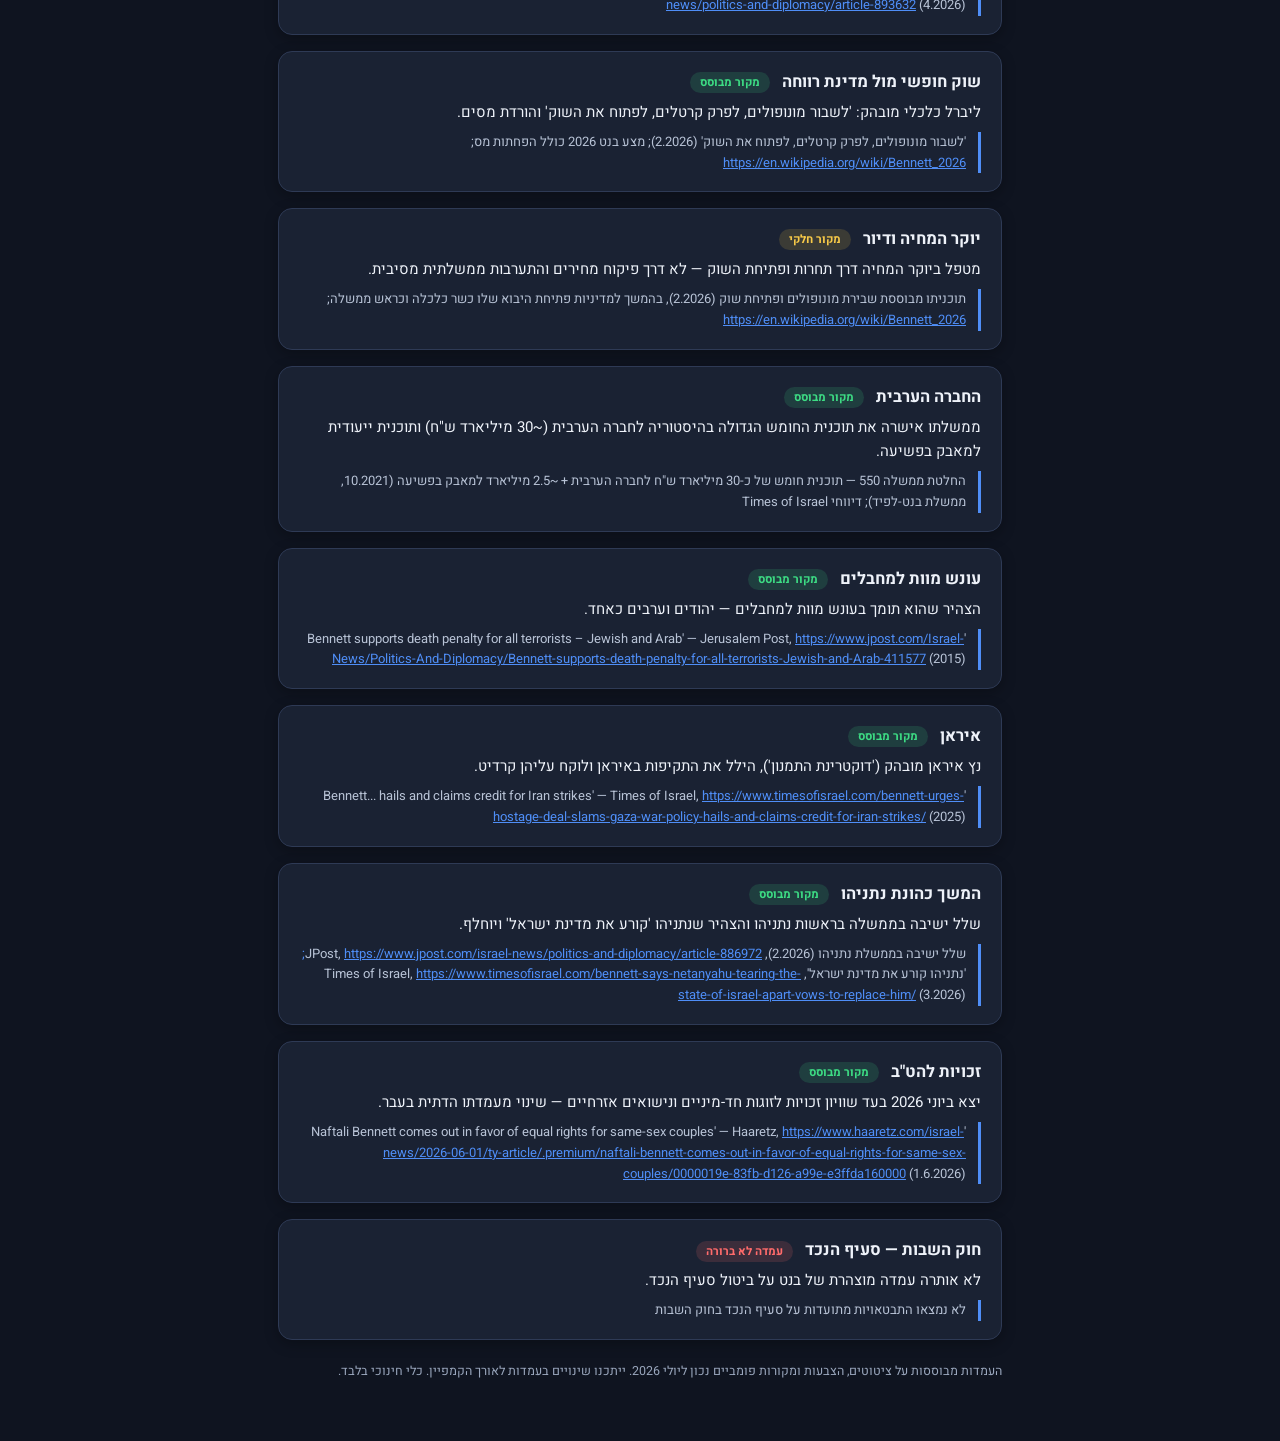
<file: agendas/bennett.html>
<!DOCTYPE html>
<html lang="he" dir="rtl">
<head>
<meta charset="UTF-8">
<meta name="viewport" content="width=device-width, initial-scale=1.0">
<title>נפתלי בנט — האג'נדה המלאה | בחירות 2026</title>
<link rel="stylesheet" href="../css/style.css?v=8">
<link rel="preconnect" href="https://fonts.googleapis.com">
<link href="https://fonts.googleapis.com/css2?family=Heebo:wght@300;400;600;800;900&display=swap" rel="stylesheet">
</head>
<body>
<div class="agenda-body">
  <a class="back-link" href="../index.html">‹ חזרה לשאלון</a>
  <div class="agenda-header">
    <span class="avatar" style="background:#0fb5a5">נב</span>
    <div>
      <h1>נפתלי בנט</h1>
      <div class="party">ביחד (בנט 2026 + יש עתיד)</div>
    </div>
  </div>
  <p class="agenda-bio">ראש הממשלה לשעבר (2021–2022) וראש רשימת "ביחד", הברית שהוקמה ב-26.4.2026 בינו לבין יאיר לפיד (יש עתיד), בה בנט מספר 1 ולפיד מספר 2. מציג את תוכנית "הרנסנס הישראלי": חוקה, הגבלת כהונות לראש ממשלה, גיוס חרדים וועדת חקירה ממלכתית לשבעה באוקטובר. הצהיר שלא ישב בממשלה בראשות נתניהו ומתמקד בקמפיין של החלפת השלטון.</p>
  <div class="agenda-section">
    <h3>סיום המלחמה ועסקת חטופים <span class="conf high">מקור מבוסס</span></h3>
    <p class="stance">קרא בפומבי לעסקה כוללת להשבת כל החטופים, סיום המלחמה ופריסת צה"ל על מעטפת הרצועה.</p>
    <p class="evidence">'Bennett urges hostage deal, slams Gaza war policy' — קרא לעסקה מקיפה להחזרת כל החטופים ולסיים את המלחמה; Times of Israel, <a href="https://www.timesofisrael.com/bennett-urges-hostage-deal-slams-gaza-war-policy-hails-and-claims-credit-for-iran-strikes/" target="_blank" rel="noopener">https://www.timesofisrael.com/bennett-urges-hostage-deal-slams-gaza-war-policy-hails-and-claims-credit-for-iran-strikes/</a> (2025)</p>
  </div>
  <div class="agenda-section">
    <h3>שליטה והתיישבות בעזה <span class="conf medium">מקור חלקי</span></h3>
    <p class="stance">בעד שליטה ביטחונית על מעטפת עזה בלבד — לא כיבוש קבע של הרצועה ולא התיישבות.</p>
    <p class="evidence">בראיון לערוץ 12 הציע פריסת צה"ל לאורך המעטפת ודחיית 'הניצחון המוחלט'; Times of Israel, <a href="https://www.timesofisrael.com/bennett-urges-hostage-deal-slams-gaza-war-policy-hails-and-claims-credit-for-iran-strikes/" target="_blank" rel="noopener">https://www.timesofisrael.com/bennett-urges-hostage-deal-slams-gaza-war-policy-hails-and-claims-credit-for-iran-strikes/</a> (2025)</p>
  </div>
  <div class="agenda-section">
    <h3>עידוד הגירה מעזה <span class="conf low">עמדה לא ברורה</span></h3>
    <p class="stance">לא אותרה עמדה מוצהרת ברורה בעד או נגד עידוד הגירה מעזה.</p>
    <p class="evidence">לא נמצאו התבטאויות מתועדות בעד/נגד 'הגירה מרצון' (חיפושים בעברית ובאנגלית, 2024–2026)</p>
  </div>
  <div class="agenda-section">
    <h3>מדינה פלסטינית <span class="conf high">מקור מבוסס</span></h3>
    <p class="stance">מתנגד חד-משמעית למדינה פלסטינית לאורך כל הקריירה וגם בקמפיין 2026.</p>
    <p class="evidence">'No Palestinian State, Zionist-only Coalition: Where Bennett Stands' — Haaretz, <a href="https://www.haaretz.com/israel-news/israel-politics/2026-04-27/ty-article/.premium/where-naftali-bennett-stands-on-israels-major-issues/0000019d-cf25-dc2f-addf-efff69eb0000" target="_blank" rel="noopener">https://www.haaretz.com/israel-news/israel-politics/2026-04-27/ty-article/.premium/where-naftali-bennett-stands-on-israels-major-issues/0000019d-cf25-dc2f-addf-efff69eb0000</a> (27.4.2026)</p>
  </div>
  <div class="agenda-section">
    <h3>ריבונות והתנחלויות ביהודה ושומרון <span class="conf medium">מקור חלקי</span></h3>
    <p class="stance">היסטורית דגל בסיפוח שטח C ('תוכנית ההרגעה'), אך כראש ממשלה הקפיא: 'לא סיפוח ולא מדינה פלסטינית'.</p>
    <p class="evidence">מחבר 'תוכנית ההרגעה' לסיפוח שטח C (2012); כראש ממשלה: נוסחת 'לא סיפוח ולא מדינה פלסטינית' תוך המשך בנייה; <a href="https://en.wikipedia.org/wiki/Bennett_2026" target="_blank" rel="noopener">https://en.wikipedia.org/wiki/Bennett_2026</a></p>
  </div>
  <div class="agenda-section">
    <h3>הרפורמה המשפטית <span class="conf high">מקור מבוסס</span></h3>
    <p class="stance">כינה את ההפיכה המשפטית 'מסוכנת' שתפגע ביסודות המדינה; בעד רפורמה מתונה בהסכמה בלבד.</p>
    <p class="evidence">'תפגע ביסודות מדינת ישראל, בכלכלתה ובאזרחיה' (1.2023); תמך במתווה הנשיא הרצוג; Haaretz, <a href="https://www.haaretz.com/israel-news/2023-01-16/ty-article/.premium/former-israeli-pm-bennett-calls-netanyahus-judicial-overhaul-dangerous/00000185-bbeb-d471-afb7-bffbfb7c0000" target="_blank" rel="noopener">https://www.haaretz.com/israel-news/2023-01-16/ty-article/.premium/former-israeli-pm-bennett-calls-netanyahus-judicial-overhaul-dangerous/00000185-bbeb-d471-afb7-bffbfb7c0000</a></p>
  </div>
  <div class="agenda-section">
    <h3>גיוס חרדים <span class="conf high">מקור מבוסס</span></h3>
    <p class="stance">מצע בנט 2026: גיוס חובה לחרדים, 'חוק המשרתים' למיטיבי שרת, וחקירת 'חבלה בגיוס חרדים'.</p>
    <p class="evidence">מצע Bennett 2026 — גיוס חרדים חובה + Servants Law (3.2026); <a href="https://en.wikipedia.org/wiki/Bennett_2026" target="_blank" rel="noopener">https://en.wikipedia.org/wiki/Bennett_2026</a></p>
  </div>
  <div class="agenda-section">
    <h3>דת ומדינה — שבת ונישואים <span class="conf high">מקור מבוסס</span></h3>
    <p class="stance">הכריז באפריל 2026 על תמיכה בנישואים אזרחיים ובתחבורה ציבורית בשבת לפי החלטת רשויות מקומיות.</p>
    <p class="evidence">'Naftali Bennett supports civil marriage, public transport on Shabbat' — Jerusalem Post, <a href="https://www.jpost.com/israel-news/politics-and-diplomacy/article-893632" target="_blank" rel="noopener">https://www.jpost.com/israel-news/politics-and-diplomacy/article-893632</a> (4.2026)</p>
  </div>
  <div class="agenda-section">
    <h3>שוק חופשי מול מדינת רווחה <span class="conf high">מקור מבוסס</span></h3>
    <p class="stance">ליברל כלכלי מובהק: 'לשבור מונופולים, לפרק קרטלים, לפתוח את השוק' והורדת מסים.</p>
    <p class="evidence">'לשבור מונופולים, לפרק קרטלים, לפתוח את השוק' (2.2026); מצע בנט 2026 כולל הפחתות מס; <a href="https://en.wikipedia.org/wiki/Bennett_2026" target="_blank" rel="noopener">https://en.wikipedia.org/wiki/Bennett_2026</a></p>
  </div>
  <div class="agenda-section">
    <h3>יוקר המחיה ודיור <span class="conf medium">מקור חלקי</span></h3>
    <p class="stance">מטפל ביוקר המחיה דרך תחרות ופתיחת השוק — לא דרך פיקוח מחירים והתערבות ממשלתית מסיבית.</p>
    <p class="evidence">תוכניתו מבוססת שבירת מונופולים ופתיחת שוק (2.2026), בהמשך למדיניות פתיחת היבוא שלו כשר כלכלה וכראש ממשלה; <a href="https://en.wikipedia.org/wiki/Bennett_2026" target="_blank" rel="noopener">https://en.wikipedia.org/wiki/Bennett_2026</a></p>
  </div>
  <div class="agenda-section">
    <h3>החברה הערבית <span class="conf high">מקור מבוסס</span></h3>
    <p class="stance">ממשלתו אישרה את תוכנית החומש הגדולה בהיסטוריה לחברה הערבית (~30 מיליארד ש"ח) ותוכנית ייעודית למאבק בפשיעה.</p>
    <p class="evidence">החלטת ממשלה 550 — תוכנית חומש של כ-30 מיליארד ש"ח לחברה הערבית + ~2.5 מיליארד למאבק בפשיעה (10.2021, ממשלת בנט-לפיד); דיווחי Times of Israel</p>
  </div>
  <div class="agenda-section">
    <h3>עונש מוות למחבלים <span class="conf high">מקור מבוסס</span></h3>
    <p class="stance">הצהיר שהוא תומך בעונש מוות למחבלים — יהודים וערבים כאחד.</p>
    <p class="evidence">'Bennett supports death penalty for all terrorists – Jewish and Arab' — Jerusalem Post, <a href="https://www.jpost.com/Israel-News/Politics-And-Diplomacy/Bennett-supports-death-penalty-for-all-terrorists-Jewish-and-Arab-411577" target="_blank" rel="noopener">https://www.jpost.com/Israel-News/Politics-And-Diplomacy/Bennett-supports-death-penalty-for-all-terrorists-Jewish-and-Arab-411577</a> (2015)</p>
  </div>
  <div class="agenda-section">
    <h3>איראן <span class="conf high">מקור מבוסס</span></h3>
    <p class="stance">נץ איראן מובהק ('דוקטרינת התמנון'), הילל את התקיפות באיראן ולוקח עליהן קרדיט.</p>
    <p class="evidence">'Bennett... hails and claims credit for Iran strikes' — Times of Israel, <a href="https://www.timesofisrael.com/bennett-urges-hostage-deal-slams-gaza-war-policy-hails-and-claims-credit-for-iran-strikes/" target="_blank" rel="noopener">https://www.timesofisrael.com/bennett-urges-hostage-deal-slams-gaza-war-policy-hails-and-claims-credit-for-iran-strikes/</a> (2025)</p>
  </div>
  <div class="agenda-section">
    <h3>המשך כהונת נתניהו <span class="conf high">מקור מבוסס</span></h3>
    <p class="stance">שלל ישיבה בממשלה בראשות נתניהו והצהיר שנתניהו 'קורע את מדינת ישראל' ויוחלף.</p>
    <p class="evidence">שלל ישיבה בממשלת נתניהו (2.2026), JPost, <a href="https://www.jpost.com/israel-news/politics-and-diplomacy/article-886972;" target="_blank" rel="noopener">https://www.jpost.com/israel-news/politics-and-diplomacy/article-886972;</a> 'נתניהו קורע את מדינת ישראל', Times of Israel, <a href="https://www.timesofisrael.com/bennett-says-netanyahu-tearing-the-state-of-israel-apart-vows-to-replace-him/" target="_blank" rel="noopener">https://www.timesofisrael.com/bennett-says-netanyahu-tearing-the-state-of-israel-apart-vows-to-replace-him/</a> (3.2026)</p>
  </div>
  <div class="agenda-section">
    <h3>זכויות להט"ב <span class="conf high">מקור מבוסס</span></h3>
    <p class="stance">יצא ביוני 2026 בעד שוויון זכויות לזוגות חד-מיניים ונישואים אזרחיים — שינוי מעמדתו הדתית בעבר.</p>
    <p class="evidence">'Naftali Bennett comes out in favor of equal rights for same-sex couples' — Haaretz, <a href="https://www.haaretz.com/israel-news/2026-06-01/ty-article/.premium/naftali-bennett-comes-out-in-favor-of-equal-rights-for-same-sex-couples/0000019e-83fb-d126-a99e-e3ffda160000" target="_blank" rel="noopener">https://www.haaretz.com/israel-news/2026-06-01/ty-article/.premium/naftali-bennett-comes-out-in-favor-of-equal-rights-for-same-sex-couples/0000019e-83fb-d126-a99e-e3ffda160000</a> (1.6.2026)</p>
  </div>
  <div class="agenda-section">
    <h3>חוק השבות — סעיף הנכד <span class="conf low">עמדה לא ברורה</span></h3>
    <p class="stance">לא אותרה עמדה מוצהרת של בנט על ביטול סעיף הנכד.</p>
    <p class="evidence">לא נמצאו התבטאויות מתועדות על סעיף הנכד בחוק השבות</p>
  </div>
  <p class="disclaimer">העמדות מבוססות על ציטוטים, הצבעות ומקורות פומביים נכון ליולי 2026. ייתכנו שינויים בעמדות לאורך הקמפיין. כלי חינוכי בלבד.</p>
</div>
</body>
</html>
</file>
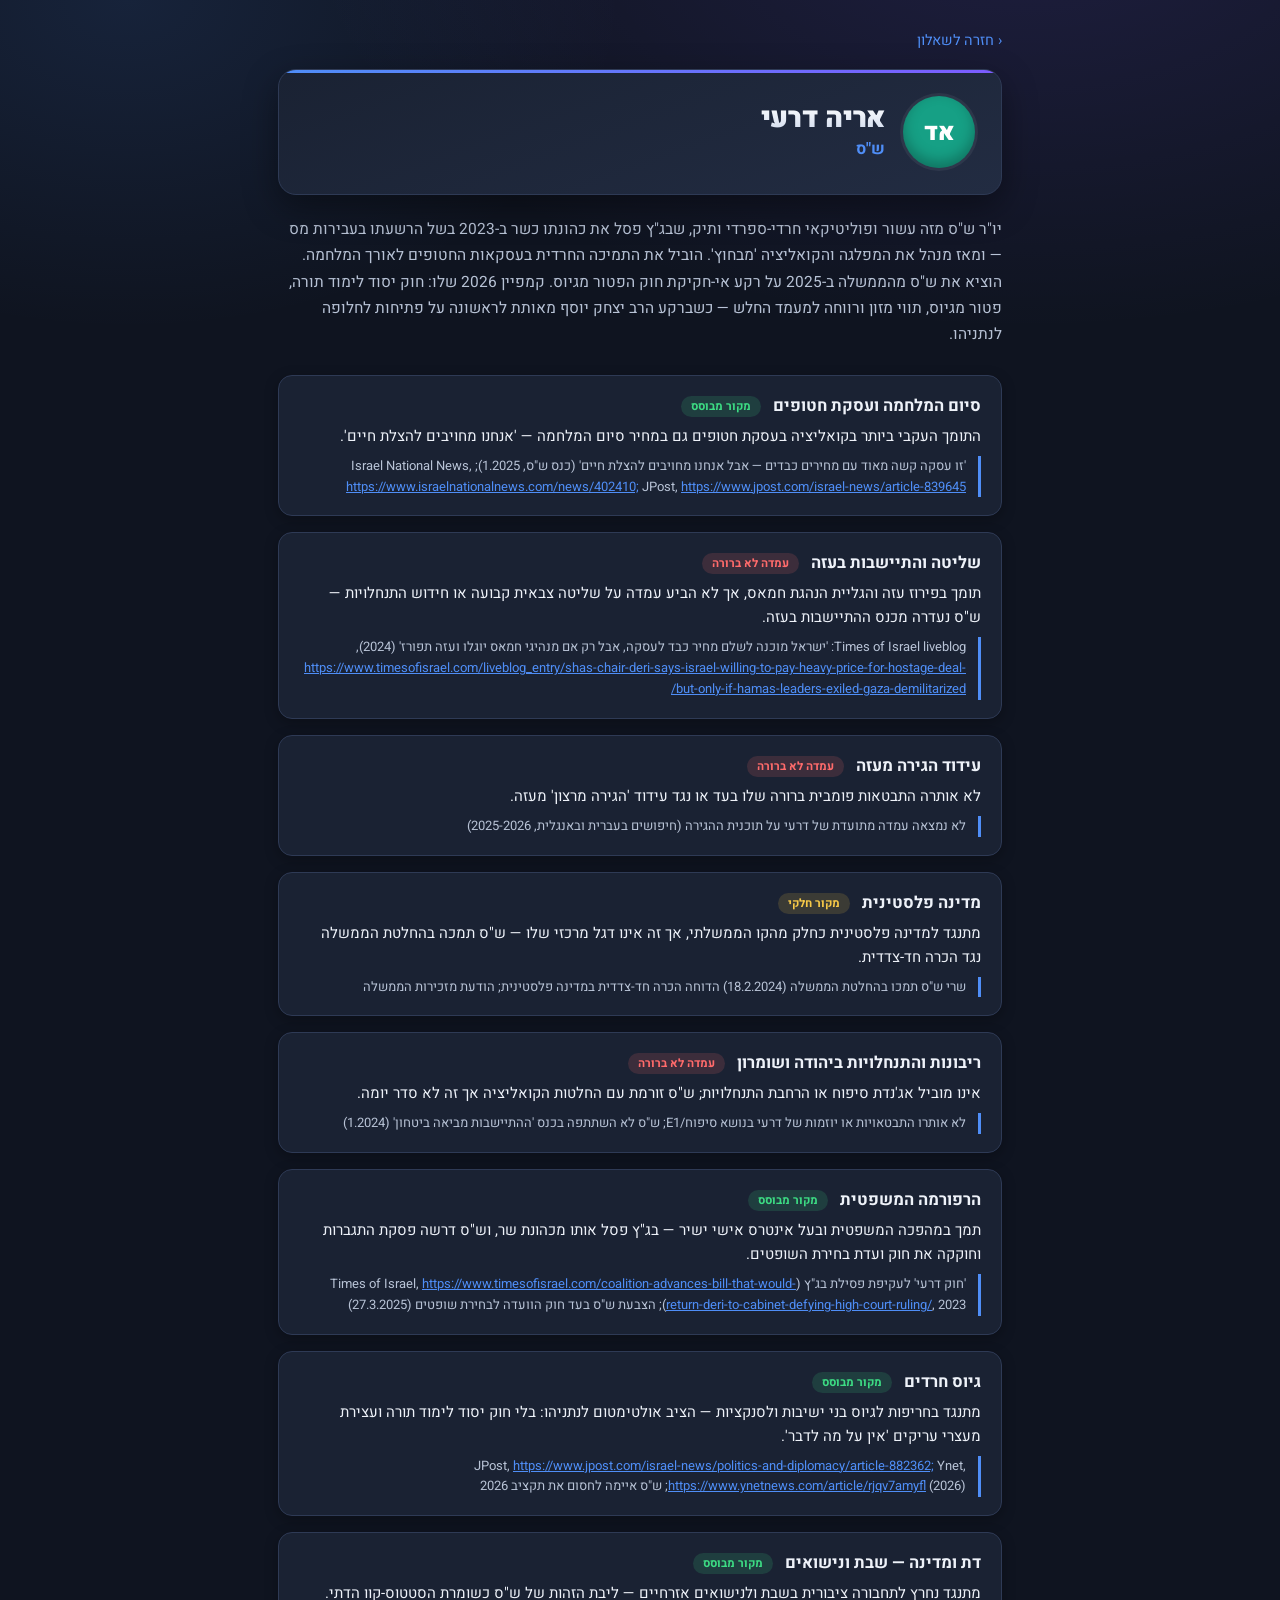
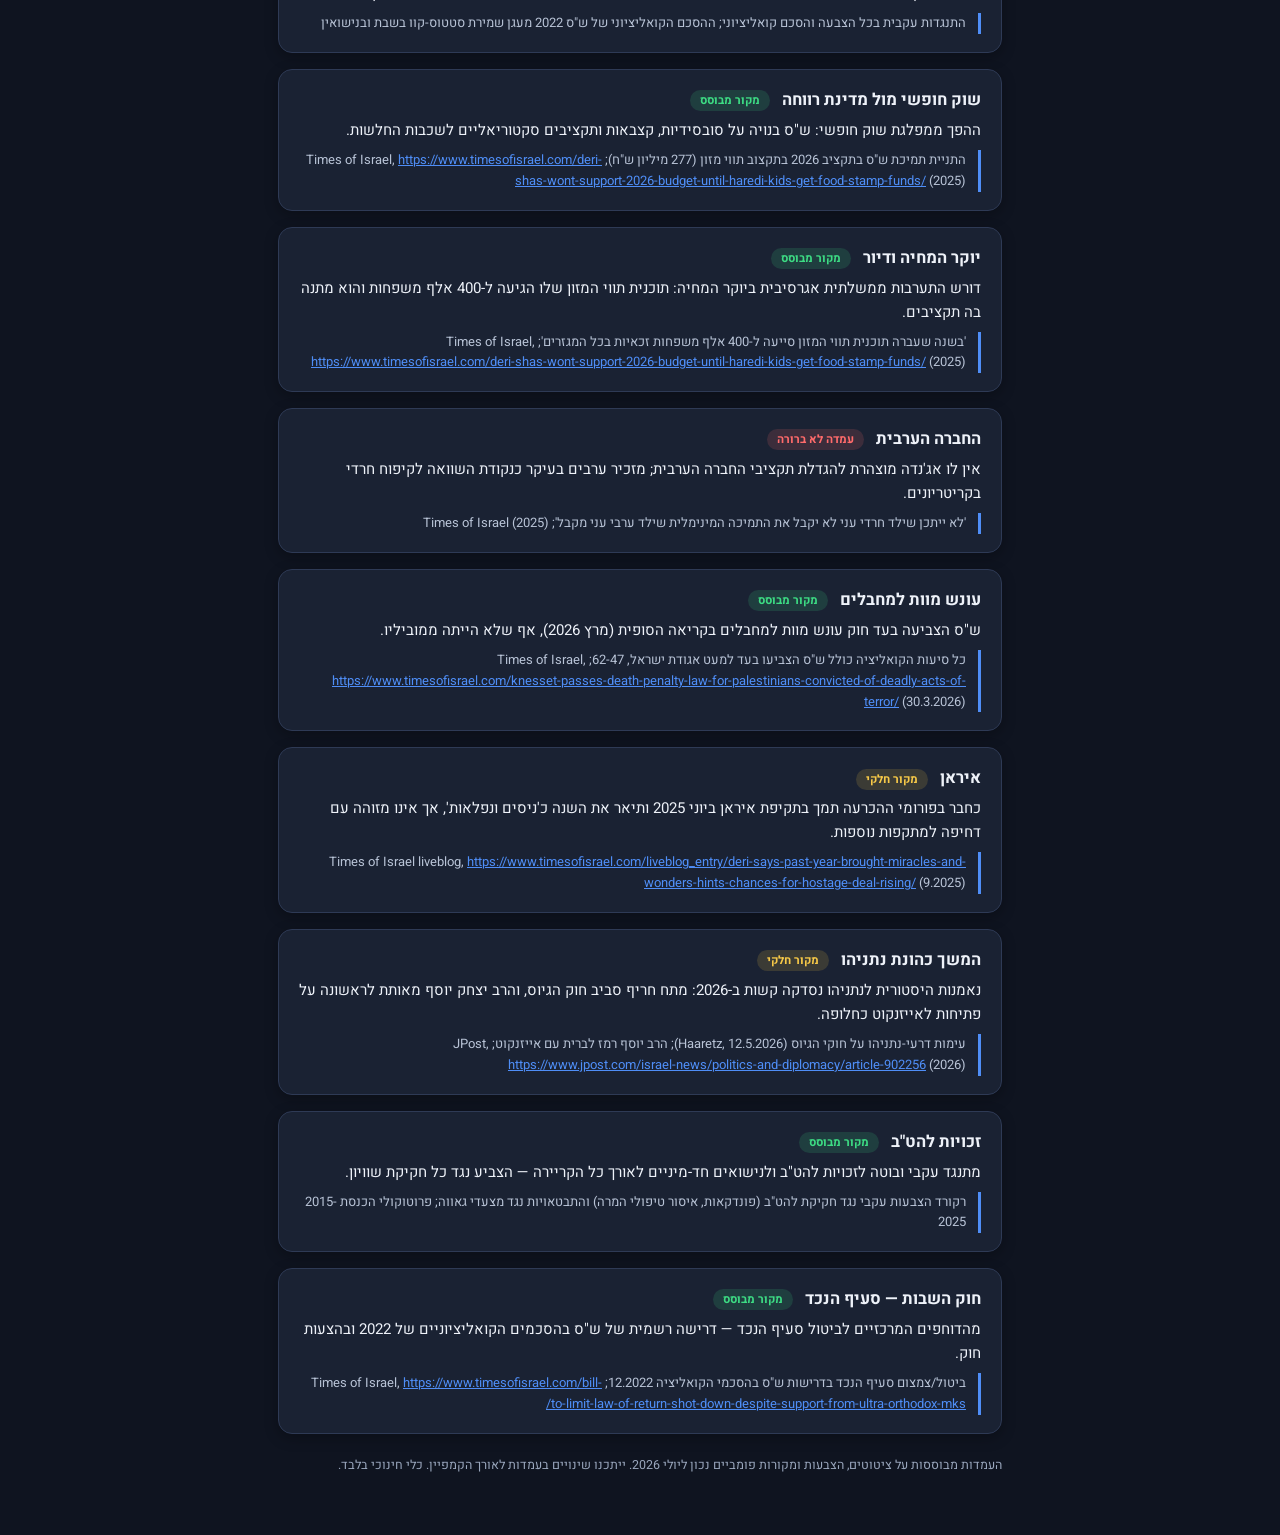
<file: agendas/deri.html>
<!DOCTYPE html>
<html lang="he" dir="rtl">
<head>
<meta charset="UTF-8">
<meta name="viewport" content="width=device-width, initial-scale=1.0">
<title>אריה דרעי — האג'נדה המלאה | בחירות 2026</title>
<link rel="stylesheet" href="../css/style.css?v=8">
<link rel="preconnect" href="https://fonts.googleapis.com">
<link href="https://fonts.googleapis.com/css2?family=Heebo:wght@300;400;600;800;900&display=swap" rel="stylesheet">
</head>
<body>
<div class="agenda-body">
  <a class="back-link" href="../index.html">‹ חזרה לשאלון</a>
  <div class="agenda-header">
    <span class="avatar" style="background:#16a085">אד</span>
    <div>
      <h1>אריה דרעי</h1>
      <div class="party">ש"ס</div>
    </div>
  </div>
  <p class="agenda-bio">יו"ר ש"ס מזה עשור ופוליטיקאי חרדי-ספרדי ותיק, שבג"ץ פסל את כהונתו כשר ב-2023 בשל הרשעתו בעבירות מס — ומאז מנהל את המפלגה והקואליציה 'מבחוץ'. הוביל את התמיכה החרדית בעסקאות החטופים לאורך המלחמה. הוציא את ש"ס מהממשלה ב-2025 על רקע אי-חקיקת חוק הפטור מגיוס. קמפיין 2026 שלו: חוק יסוד לימוד תורה, פטור מגיוס, תווי מזון ורווחה למעמד החלש — כשברקע הרב יצחק יוסף מאותת לראשונה על פתיחות לחלופה לנתניהו.</p>
  <div class="agenda-section">
    <h3>סיום המלחמה ועסקת חטופים <span class="conf high">מקור מבוסס</span></h3>
    <p class="stance">התומך העקבי ביותר בקואליציה בעסקת חטופים גם במחיר סיום המלחמה — 'אנחנו מחויבים להצלת חיים'.</p>
    <p class="evidence">'זו עסקה קשה מאוד עם מחירים כבדים — אבל אנחנו מחויבים להצלת חיים' (כנס ש"ס, 1.2025); Israel National News, <a href="https://www.israelnationalnews.com/news/402410;" target="_blank" rel="noopener">https://www.israelnationalnews.com/news/402410;</a> JPost, <a href="https://www.jpost.com/israel-news/article-839645" target="_blank" rel="noopener">https://www.jpost.com/israel-news/article-839645</a></p>
  </div>
  <div class="agenda-section">
    <h3>שליטה והתיישבות בעזה <span class="conf low">עמדה לא ברורה</span></h3>
    <p class="stance">תומך בפירוז עזה והגליית הנהגת חמאס, אך לא הביע עמדה על שליטה צבאית קבועה או חידוש התנחלויות — ש"ס נעדרה מכנס ההתיישבות בעזה.</p>
    <p class="evidence">Times of Israel liveblog: 'ישראל מוכנה לשלם מחיר כבד לעסקה, אבל רק אם מנהיגי חמאס יוגלו ועזה תפורז' (2024), <a href="https://www.timesofisrael.com/liveblog_entry/shas-chair-deri-says-israel-willing-to-pay-heavy-price-for-hostage-deal-but-only-if-hamas-leaders-exiled-gaza-demilitarized/" target="_blank" rel="noopener">https://www.timesofisrael.com/liveblog_entry/shas-chair-deri-says-israel-willing-to-pay-heavy-price-for-hostage-deal-but-only-if-hamas-leaders-exiled-gaza-demilitarized/</a></p>
  </div>
  <div class="agenda-section">
    <h3>עידוד הגירה מעזה <span class="conf low">עמדה לא ברורה</span></h3>
    <p class="stance">לא אותרה התבטאות פומבית ברורה שלו בעד או נגד עידוד 'הגירה מרצון' מעזה.</p>
    <p class="evidence">לא נמצאה עמדה מתועדת של דרעי על תוכנית ההגירה (חיפושים בעברית ובאנגלית, 2025-2026)</p>
  </div>
  <div class="agenda-section">
    <h3>מדינה פלסטינית <span class="conf medium">מקור חלקי</span></h3>
    <p class="stance">מתנגד למדינה פלסטינית כחלק מהקו הממשלתי, אך זה אינו דגל מרכזי שלו — ש"ס תמכה בהחלטת הממשלה נגד הכרה חד-צדדית.</p>
    <p class="evidence">שרי ש"ס תמכו בהחלטת הממשלה (18.2.2024) הדוחה הכרה חד-צדדית במדינה פלסטינית; הודעת מזכירות הממשלה</p>
  </div>
  <div class="agenda-section">
    <h3>ריבונות והתנחלויות ביהודה ושומרון <span class="conf low">עמדה לא ברורה</span></h3>
    <p class="stance">אינו מוביל אג'נדת סיפוח או הרחבת התנחלויות; ש"ס זורמת עם החלטות הקואליציה אך זה לא סדר יומה.</p>
    <p class="evidence">לא אותרו התבטאויות או יוזמות של דרעי בנושא סיפוח/E1; ש"ס לא השתתפה בכנס 'ההתיישבות מביאה ביטחון' (1.2024)</p>
  </div>
  <div class="agenda-section">
    <h3>הרפורמה המשפטית <span class="conf high">מקור מבוסס</span></h3>
    <p class="stance">תמך במהפכה המשפטית ובעל אינטרס אישי ישיר — בג"ץ פסל אותו מכהונת שר, וש"ס דרשה פסקת התגברות וחוקקה את חוק ועדת בחירת השופטים.</p>
    <p class="evidence">'חוק דרעי' לעקיפת פסילת בג"ץ (Times of Israel, <a href="https://www.timesofisrael.com/coalition-advances-bill-that-would-return-deri-to-cabinet-defying-high-court-ruling/" target="_blank" rel="noopener">https://www.timesofisrael.com/coalition-advances-bill-that-would-return-deri-to-cabinet-defying-high-court-ruling/</a>, 2023); הצבעת ש"ס בעד חוק הוועדה לבחירת שופטים (27.3.2025)</p>
  </div>
  <div class="agenda-section">
    <h3>גיוס חרדים <span class="conf high">מקור מבוסס</span></h3>
    <p class="stance">מתנגד בחריפות לגיוס בני ישיבות ולסנקציות — הציב אולטימטום לנתניהו: בלי חוק יסוד לימוד תורה ועצירת מעצרי עריקים 'אין על מה לדבר'.</p>
    <p class="evidence">JPost, <a href="https://www.jpost.com/israel-news/politics-and-diplomacy/article-882362;" target="_blank" rel="noopener">https://www.jpost.com/israel-news/politics-and-diplomacy/article-882362;</a> Ynet, <a href="https://www.ynetnews.com/article/rjqv7amyfl" target="_blank" rel="noopener">https://www.ynetnews.com/article/rjqv7amyfl</a> (2026); ש"ס איימה לחסום את תקציב 2026</p>
  </div>
  <div class="agenda-section">
    <h3>דת ומדינה — שבת ונישואים <span class="conf high">מקור מבוסס</span></h3>
    <p class="stance">מתנגד נחרץ לתחבורה ציבורית בשבת ולנישואים אזרחיים — ליבת הזהות של ש"ס כשומרת הסטטוס-קוו הדתי.</p>
    <p class="evidence">התנגדות עקבית בכל הצבעה והסכם קואליציוני; ההסכם הקואליציוני של ש"ס 2022 מעגן שמירת סטטוס-קוו בשבת ובנישואין</p>
  </div>
  <div class="agenda-section">
    <h3>שוק חופשי מול מדינת רווחה <span class="conf high">מקור מבוסס</span></h3>
    <p class="stance">ההפך ממפלגת שוק חופשי: ש"ס בנויה על סובסידיות, קצבאות ותקציבים סקטוריאליים לשכבות החלשות.</p>
    <p class="evidence">התניית תמיכת ש"ס בתקציב 2026 בתקצוב תווי מזון (277 מיליון ש"ח); Times of Israel, <a href="https://www.timesofisrael.com/deri-shas-wont-support-2026-budget-until-haredi-kids-get-food-stamp-funds/" target="_blank" rel="noopener">https://www.timesofisrael.com/deri-shas-wont-support-2026-budget-until-haredi-kids-get-food-stamp-funds/</a> (2025)</p>
  </div>
  <div class="agenda-section">
    <h3>יוקר המחיה ודיור <span class="conf high">מקור מבוסס</span></h3>
    <p class="stance">דורש התערבות ממשלתית אגרסיבית ביוקר המחיה: תוכנית תווי המזון שלו הגיעה ל-400 אלף משפחות והוא מתנה בה תקציבים.</p>
    <p class="evidence">'בשנה שעברה תוכנית תווי המזון סייעה ל-400 אלף משפחות זכאיות בכל המגזרים'; Times of Israel, <a href="https://www.timesofisrael.com/deri-shas-wont-support-2026-budget-until-haredi-kids-get-food-stamp-funds/" target="_blank" rel="noopener">https://www.timesofisrael.com/deri-shas-wont-support-2026-budget-until-haredi-kids-get-food-stamp-funds/</a> (2025)</p>
  </div>
  <div class="agenda-section">
    <h3>החברה הערבית <span class="conf low">עמדה לא ברורה</span></h3>
    <p class="stance">אין לו אג'נדה מוצהרת להגדלת תקציבי החברה הערבית; מזכיר ערבים בעיקר כנקודת השוואה לקיפוח חרדי בקריטריונים.</p>
    <p class="evidence">'לא ייתכן שילד חרדי עני לא יקבל את התמיכה המינימלית שילד ערבי עני מקבל'; Times of Israel (2025)</p>
  </div>
  <div class="agenda-section">
    <h3>עונש מוות למחבלים <span class="conf high">מקור מבוסס</span></h3>
    <p class="stance">ש"ס הצביעה בעד חוק עונש מוות למחבלים בקריאה הסופית (מרץ 2026), אף שלא הייתה ממוביליו.</p>
    <p class="evidence">כל סיעות הקואליציה כולל ש"ס הצביעו בעד למעט אגודת ישראל, 62-47; Times of Israel, <a href="https://www.timesofisrael.com/knesset-passes-death-penalty-law-for-palestinians-convicted-of-deadly-acts-of-terror/" target="_blank" rel="noopener">https://www.timesofisrael.com/knesset-passes-death-penalty-law-for-palestinians-convicted-of-deadly-acts-of-terror/</a> (30.3.2026)</p>
  </div>
  <div class="agenda-section">
    <h3>איראן <span class="conf medium">מקור חלקי</span></h3>
    <p class="stance">כחבר בפורומי ההכרעה תמך בתקיפת איראן ביוני 2025 ותיאר את השנה כ'ניסים ונפלאות', אך אינו מזוהה עם דחיפה למתקפות נוספות.</p>
    <p class="evidence">Times of Israel liveblog, <a href="https://www.timesofisrael.com/liveblog_entry/deri-says-past-year-brought-miracles-and-wonders-hints-chances-for-hostage-deal-rising/" target="_blank" rel="noopener">https://www.timesofisrael.com/liveblog_entry/deri-says-past-year-brought-miracles-and-wonders-hints-chances-for-hostage-deal-rising/</a> (9.2025)</p>
  </div>
  <div class="agenda-section">
    <h3>המשך כהונת נתניהו <span class="conf medium">מקור חלקי</span></h3>
    <p class="stance">נאמנות היסטורית לנתניהו נסדקה קשות ב-2026: מתח חריף סביב חוק הגיוס, והרב יצחק יוסף מאותת לראשונה על פתיחות לאייזנקוט כחלופה.</p>
    <p class="evidence">עימות דרעי-נתניהו על חוקי הגיוס (Haaretz, 12.5.2026); הרב יוסף רמז לברית עם אייזנקוט; JPost, <a href="https://www.jpost.com/israel-news/politics-and-diplomacy/article-902256" target="_blank" rel="noopener">https://www.jpost.com/israel-news/politics-and-diplomacy/article-902256</a> (2026)</p>
  </div>
  <div class="agenda-section">
    <h3>זכויות להט"ב <span class="conf high">מקור מבוסס</span></h3>
    <p class="stance">מתנגד עקבי ובוטה לזכויות להט"ב ולנישואים חד-מיניים לאורך כל הקריירה — הצביע נגד כל חקיקת שוויון.</p>
    <p class="evidence">רקורד הצבעות עקבי נגד חקיקת להט"ב (פונדקאות, איסור טיפולי המרה) והתבטאויות נגד מצעדי גאווה; פרוטוקולי הכנסת 2015-2025</p>
  </div>
  <div class="agenda-section">
    <h3>חוק השבות — סעיף הנכד <span class="conf high">מקור מבוסס</span></h3>
    <p class="stance">מהדוחפים המרכזיים לביטול סעיף הנכד — דרישה רשמית של ש"ס בהסכמים הקואליציוניים של 2022 ובהצעות חוק.</p>
    <p class="evidence">ביטול/צמצום סעיף הנכד בדרישות ש"ס בהסכמי הקואליציה 12.2022; Times of Israel, <a href="https://www.timesofisrael.com/bill-to-limit-law-of-return-shot-down-despite-support-from-ultra-orthodox-mks/" target="_blank" rel="noopener">https://www.timesofisrael.com/bill-to-limit-law-of-return-shot-down-despite-support-from-ultra-orthodox-mks/</a></p>
  </div>
  <p class="disclaimer">העמדות מבוססות על ציטוטים, הצבעות ומקורות פומביים נכון ליולי 2026. ייתכנו שינויים בעמדות לאורך הקמפיין. כלי חינוכי בלבד.</p>
</div>
</body>
</html>
</file>
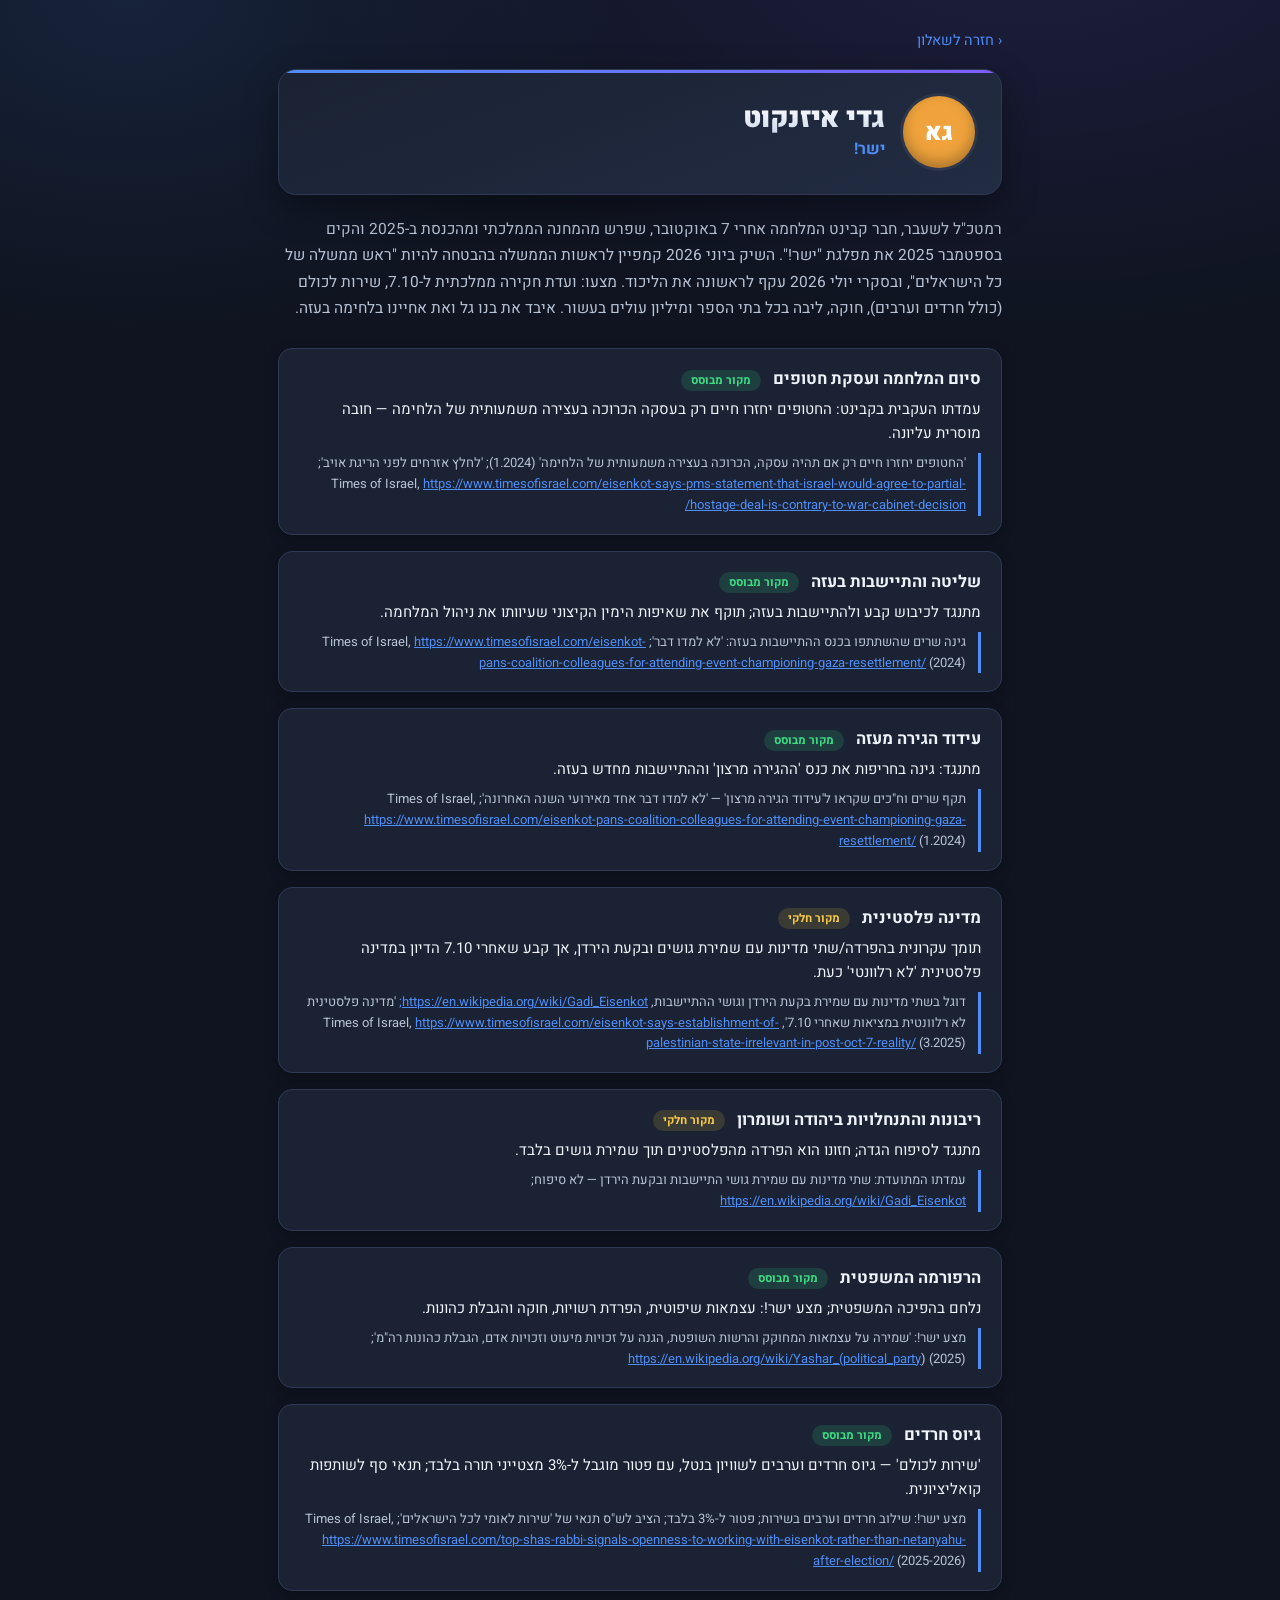
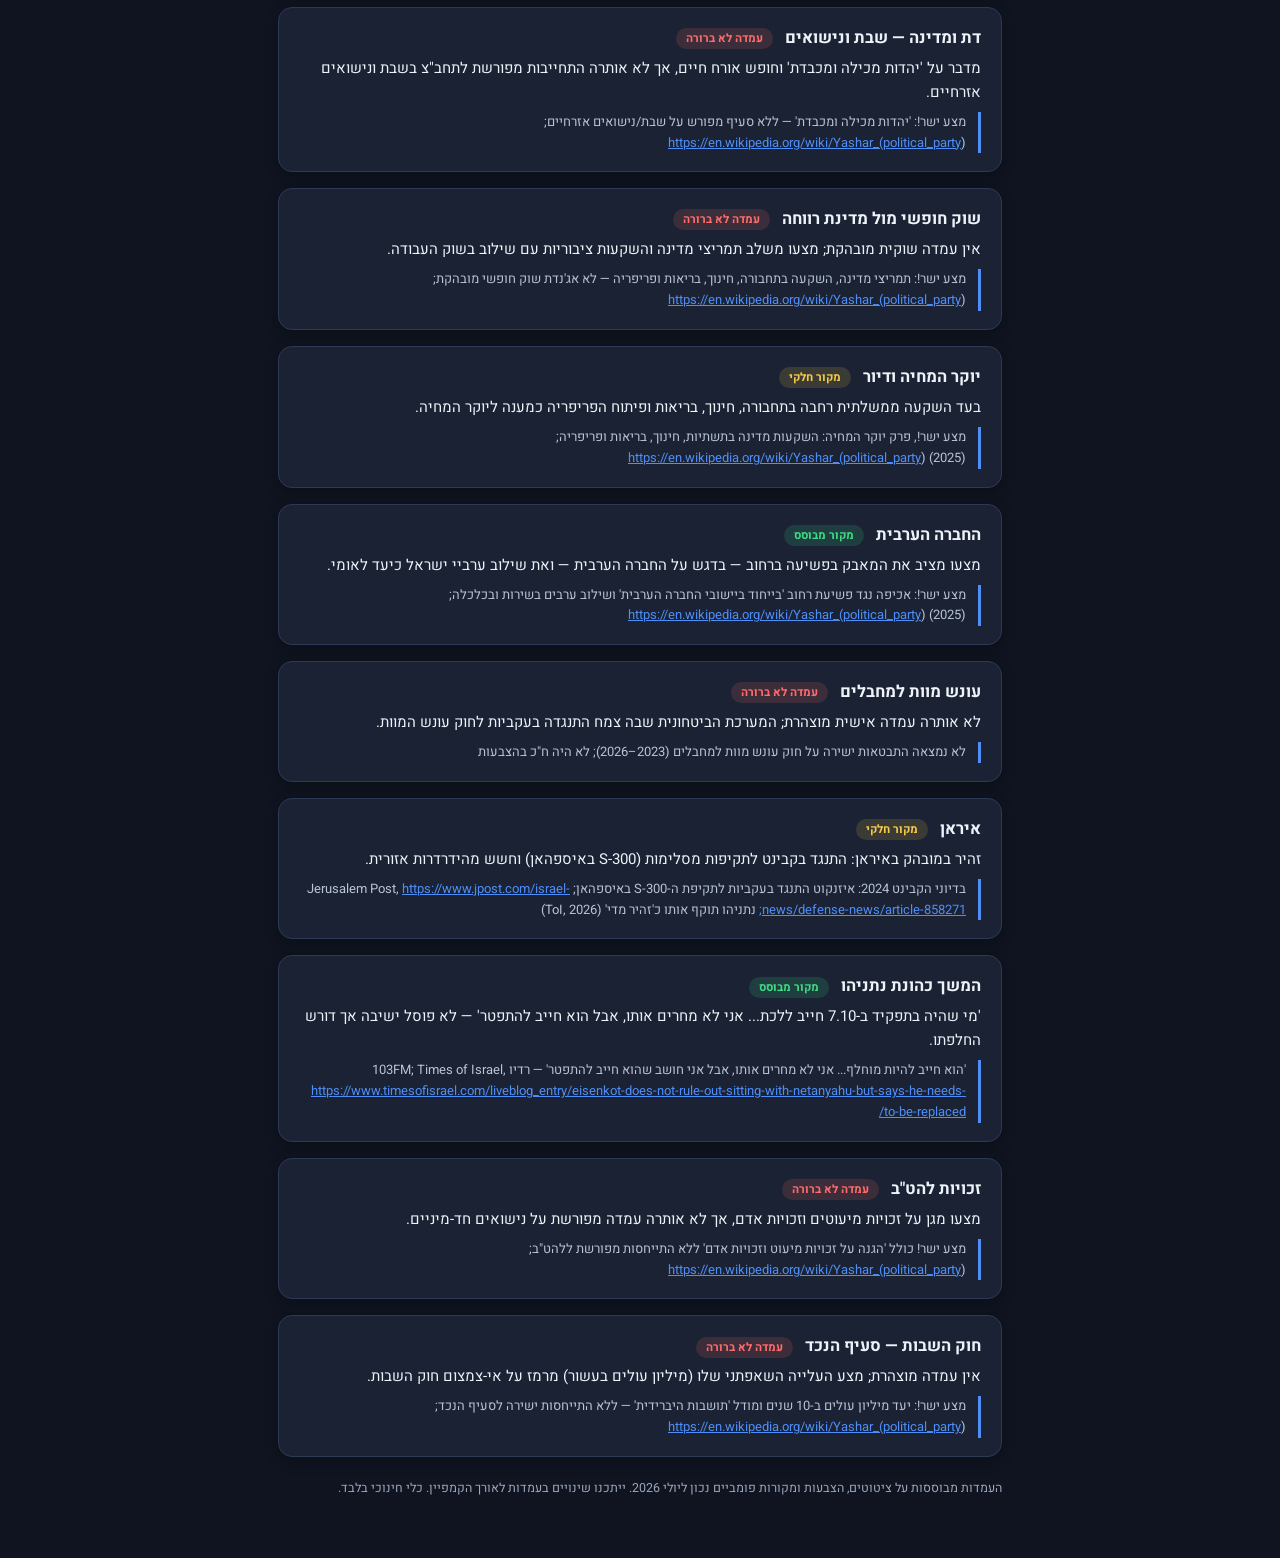
<file: agendas/eisenkot.html>
<!DOCTYPE html>
<html lang="he" dir="rtl">
<head>
<meta charset="UTF-8">
<meta name="viewport" content="width=device-width, initial-scale=1.0">
<title>גדי איזנקוט — האג'נדה המלאה | בחירות 2026</title>
<link rel="stylesheet" href="../css/style.css?v=8">
<link rel="preconnect" href="https://fonts.googleapis.com">
<link href="https://fonts.googleapis.com/css2?family=Heebo:wght@300;400;600;800;900&display=swap" rel="stylesheet">
</head>
<body>
<div class="agenda-body">
  <a class="back-link" href="../index.html">‹ חזרה לשאלון</a>
  <div class="agenda-header">
    <span class="avatar" style="background:#f0a33c">גא</span>
    <div>
      <h1>גדי איזנקוט</h1>
      <div class="party">ישר!</div>
    </div>
  </div>
  <p class="agenda-bio">רמטכ"ל לשעבר, חבר קבינט המלחמה אחרי 7 באוקטובר, שפרש מהמחנה הממלכתי ומהכנסת ב-2025 והקים בספטמבר 2025 את מפלגת "ישר!". השיק ביוני 2026 קמפיין לראשות הממשלה בהבטחה להיות "ראש ממשלה של כל הישראלים", ובסקרי יולי 2026 עקף לראשונה את הליכוד. מצעו: ועדת חקירה ממלכתית ל-7.10, שירות לכולם (כולל חרדים וערבים), חוקה, ליבה בכל בתי הספר ומיליון עולים בעשור. איבד את בנו גל ואת אחיינו בלחימה בעזה.</p>
  <div class="agenda-section">
    <h3>סיום המלחמה ועסקת חטופים <span class="conf high">מקור מבוסס</span></h3>
    <p class="stance">עמדתו העקבית בקבינט: החטופים יחזרו חיים רק בעסקה הכרוכה בעצירה משמעותית של הלחימה — חובה מוסרית עליונה.</p>
    <p class="evidence">'החטופים יחזרו חיים רק אם תהיה עסקה, הכרוכה בעצירה משמעותית של הלחימה' (1.2024); 'לחלץ אזרחים לפני הריגת אויב'; Times of Israel, <a href="https://www.timesofisrael.com/eisenkot-says-pms-statement-that-israel-would-agree-to-partial-hostage-deal-is-contrary-to-war-cabinet-decision/" target="_blank" rel="noopener">https://www.timesofisrael.com/eisenkot-says-pms-statement-that-israel-would-agree-to-partial-hostage-deal-is-contrary-to-war-cabinet-decision/</a></p>
  </div>
  <div class="agenda-section">
    <h3>שליטה והתיישבות בעזה <span class="conf high">מקור מבוסס</span></h3>
    <p class="stance">מתנגד לכיבוש קבע ולהתיישבות בעזה; תוקף את שאיפות הימין הקיצוני שעיוותו את ניהול המלחמה.</p>
    <p class="evidence">גינה שרים שהשתתפו בכנס ההתיישבות בעזה: 'לא למדו דבר'; Times of Israel, <a href="https://www.timesofisrael.com/eisenkot-pans-coalition-colleagues-for-attending-event-championing-gaza-resettlement/" target="_blank" rel="noopener">https://www.timesofisrael.com/eisenkot-pans-coalition-colleagues-for-attending-event-championing-gaza-resettlement/</a> (2024)</p>
  </div>
  <div class="agenda-section">
    <h3>עידוד הגירה מעזה <span class="conf high">מקור מבוסס</span></h3>
    <p class="stance">מתנגד: גינה בחריפות את כנס 'ההגירה מרצון' וההתיישבות מחדש בעזה.</p>
    <p class="evidence">תקף שרים וח"כים שקראו ל'עידוד הגירה מרצון' — 'לא למדו דבר אחד מאירועי השנה האחרונה'; Times of Israel, <a href="https://www.timesofisrael.com/eisenkot-pans-coalition-colleagues-for-attending-event-championing-gaza-resettlement/" target="_blank" rel="noopener">https://www.timesofisrael.com/eisenkot-pans-coalition-colleagues-for-attending-event-championing-gaza-resettlement/</a> (1.2024)</p>
  </div>
  <div class="agenda-section">
    <h3>מדינה פלסטינית <span class="conf medium">מקור חלקי</span></h3>
    <p class="stance">תומך עקרונית בהפרדה/שתי מדינות עם שמירת גושים ובקעת הירדן, אך קבע שאחרי 7.10 הדיון במדינה פלסטינית 'לא רלוונטי' כעת.</p>
    <p class="evidence">דוגל בשתי מדינות עם שמירת בקעת הירדן וגושי ההתיישבות, <a href="https://en.wikipedia.org/wiki/Gadi_Eisenkot;" target="_blank" rel="noopener">https://en.wikipedia.org/wiki/Gadi_Eisenkot;</a> 'מדינה פלסטינית לא רלוונטית במציאות שאחרי 7.10', Times of Israel, <a href="https://www.timesofisrael.com/eisenkot-says-establishment-of-palestinian-state-irrelevant-in-post-oct-7-reality/" target="_blank" rel="noopener">https://www.timesofisrael.com/eisenkot-says-establishment-of-palestinian-state-irrelevant-in-post-oct-7-reality/</a> (3.2025)</p>
  </div>
  <div class="agenda-section">
    <h3>ריבונות והתנחלויות ביהודה ושומרון <span class="conf medium">מקור חלקי</span></h3>
    <p class="stance">מתנגד לסיפוח הגדה; חזונו הוא הפרדה מהפלסטינים תוך שמירת גושים בלבד.</p>
    <p class="evidence">עמדתו המתועדת: שתי מדינות עם שמירת גושי התיישבות ובקעת הירדן — לא סיפוח; <a href="https://en.wikipedia.org/wiki/Gadi_Eisenkot" target="_blank" rel="noopener">https://en.wikipedia.org/wiki/Gadi_Eisenkot</a></p>
  </div>
  <div class="agenda-section">
    <h3>הרפורמה המשפטית <span class="conf high">מקור מבוסס</span></h3>
    <p class="stance">נלחם בהפיכה המשפטית; מצע ישר!: עצמאות שיפוטית, הפרדת רשויות, חוקה והגבלת כהונות.</p>
    <p class="evidence">מצע ישר!: 'שמירה על עצמאות המחוקק והרשות השופטת, הגנה על זכויות מיעוט וזכויות אדם, הגבלת כהונות רה"מ'; <a href="https://en.wikipedia.org/wiki/Yashar_(political_party" target="_blank" rel="noopener">https://en.wikipedia.org/wiki/Yashar_(political_party</a>) (2025)</p>
  </div>
  <div class="agenda-section">
    <h3>גיוס חרדים <span class="conf high">מקור מבוסס</span></h3>
    <p class="stance">'שירות לכולם' — גיוס חרדים וערבים לשוויון בנטל, עם פטור מוגבל ל-3% מצטייני תורה בלבד; תנאי סף לשותפות קואליציונית.</p>
    <p class="evidence">מצע ישר!: שילוב חרדים וערבים בשירות; פטור ל-3% בלבד; הציב לש"ס תנאי של 'שירות לאומי לכל הישראלים'; Times of Israel, <a href="https://www.timesofisrael.com/top-shas-rabbi-signals-openness-to-working-with-eisenkot-rather-than-netanyahu-after-election/" target="_blank" rel="noopener">https://www.timesofisrael.com/top-shas-rabbi-signals-openness-to-working-with-eisenkot-rather-than-netanyahu-after-election/</a> (2025-2026)</p>
  </div>
  <div class="agenda-section">
    <h3>דת ומדינה — שבת ונישואים <span class="conf low">עמדה לא ברורה</span></h3>
    <p class="stance">מדבר על 'יהדות מכילה ומכבדת' וחופש אורח חיים, אך לא אותרה התחייבות מפורשת לתחב"צ בשבת ונישואים אזרחיים.</p>
    <p class="evidence">מצע ישר!: 'יהדות מכילה ומכבדת' — ללא סעיף מפורש על שבת/נישואים אזרחיים; <a href="https://en.wikipedia.org/wiki/Yashar_(political_party" target="_blank" rel="noopener">https://en.wikipedia.org/wiki/Yashar_(political_party</a>)</p>
  </div>
  <div class="agenda-section">
    <h3>שוק חופשי מול מדינת רווחה <span class="conf low">עמדה לא ברורה</span></h3>
    <p class="stance">אין עמדה שוקית מובהקת; מצעו משלב תמריצי מדינה והשקעות ציבוריות עם שילוב בשוק העבודה.</p>
    <p class="evidence">מצע ישר!: תמריצי מדינה, השקעה בתחבורה, חינוך, בריאות ופריפריה — לא אג'נדת שוק חופשי מובהקת; <a href="https://en.wikipedia.org/wiki/Yashar_(political_party" target="_blank" rel="noopener">https://en.wikipedia.org/wiki/Yashar_(political_party</a>)</p>
  </div>
  <div class="agenda-section">
    <h3>יוקר המחיה ודיור <span class="conf medium">מקור חלקי</span></h3>
    <p class="stance">בעד השקעה ממשלתית רחבה בתחבורה, חינוך, בריאות ופיתוח הפריפריה כמענה ליוקר המחיה.</p>
    <p class="evidence">מצע ישר!, פרק יוקר המחיה: השקעות מדינה בתשתיות, חינוך, בריאות ופריפריה; <a href="https://en.wikipedia.org/wiki/Yashar_(political_party" target="_blank" rel="noopener">https://en.wikipedia.org/wiki/Yashar_(political_party</a>) (2025)</p>
  </div>
  <div class="agenda-section">
    <h3>החברה הערבית <span class="conf high">מקור מבוסס</span></h3>
    <p class="stance">מצעו מציב את המאבק בפשיעה ברחוב — בדגש על החברה הערבית — ואת שילוב ערביי ישראל כיעד לאומי.</p>
    <p class="evidence">מצע ישר!: אכיפה נגד פשיעת רחוב 'בייחוד ביישובי החברה הערבית' ושילוב ערבים בשירות ובכלכלה; <a href="https://en.wikipedia.org/wiki/Yashar_(political_party" target="_blank" rel="noopener">https://en.wikipedia.org/wiki/Yashar_(political_party</a>) (2025)</p>
  </div>
  <div class="agenda-section">
    <h3>עונש מוות למחבלים <span class="conf low">עמדה לא ברורה</span></h3>
    <p class="stance">לא אותרה עמדה אישית מוצהרת; המערכת הביטחונית שבה צמח התנגדה בעקביות לחוק עונש המוות.</p>
    <p class="evidence">לא נמצאה התבטאות ישירה על חוק עונש מוות למחבלים (2023–2026); לא היה ח"כ בהצבעות</p>
  </div>
  <div class="agenda-section">
    <h3>איראן <span class="conf medium">מקור חלקי</span></h3>
    <p class="stance">זהיר במובהק באיראן: התנגד בקבינט לתקיפות מסלימות (S-300 באיספהאן) וחשש מהידרדרות אזורית.</p>
    <p class="evidence">בדיוני הקבינט 2024: איזנקוט התנגד בעקביות לתקיפת ה-S-300 באיספהאן; Jerusalem Post, <a href="https://www.jpost.com/israel-news/defense-news/article-858271;" target="_blank" rel="noopener">https://www.jpost.com/israel-news/defense-news/article-858271;</a> נתניהו תוקף אותו כ'זהיר מדי' (ToI, 2026)</p>
  </div>
  <div class="agenda-section">
    <h3>המשך כהונת נתניהו <span class="conf high">מקור מבוסס</span></h3>
    <p class="stance">'מי שהיה בתפקיד ב-7.10 חייב ללכת... אני לא מחרים אותו, אבל הוא חייב להתפטר' — לא פוסל ישיבה אך דורש החלפתו.</p>
    <p class="evidence">'הוא חייב להיות מוחלף... אני לא מחרים אותו, אבל אני חושב שהוא חייב להתפטר' — רדיו 103FM; Times of Israel, <a href="https://www.timesofisrael.com/liveblog_entry/eisenkot-does-not-rule-out-sitting-with-netanyahu-but-says-he-needs-to-be-replaced/" target="_blank" rel="noopener">https://www.timesofisrael.com/liveblog_entry/eisenkot-does-not-rule-out-sitting-with-netanyahu-but-says-he-needs-to-be-replaced/</a></p>
  </div>
  <div class="agenda-section">
    <h3>זכויות להט"ב <span class="conf low">עמדה לא ברורה</span></h3>
    <p class="stance">מצעו מגן על זכויות מיעוטים וזכויות אדם, אך לא אותרה עמדה מפורשת על נישואים חד-מיניים.</p>
    <p class="evidence">מצע ישר! כולל 'הגנה על זכויות מיעוט וזכויות אדם' ללא התייחסות מפורשת ללהט"ב; <a href="https://en.wikipedia.org/wiki/Yashar_(political_party" target="_blank" rel="noopener">https://en.wikipedia.org/wiki/Yashar_(political_party</a>)</p>
  </div>
  <div class="agenda-section">
    <h3>חוק השבות — סעיף הנכד <span class="conf low">עמדה לא ברורה</span></h3>
    <p class="stance">אין עמדה מוצהרת; מצע העלייה השאפתני שלו (מיליון עולים בעשור) מרמז על אי-צמצום חוק השבות.</p>
    <p class="evidence">מצע ישר!: יעד מיליון עולים ב-10 שנים ומודל 'תושבות היברידית' — ללא התייחסות ישירה לסעיף הנכד; <a href="https://en.wikipedia.org/wiki/Yashar_(political_party" target="_blank" rel="noopener">https://en.wikipedia.org/wiki/Yashar_(political_party</a>)</p>
  </div>
  <p class="disclaimer">העמדות מבוססות על ציטוטים, הצבעות ומקורות פומביים נכון ליולי 2026. ייתכנו שינויים בעמדות לאורך הקמפיין. כלי חינוכי בלבד.</p>
</div>
</body>
</html>
</file>
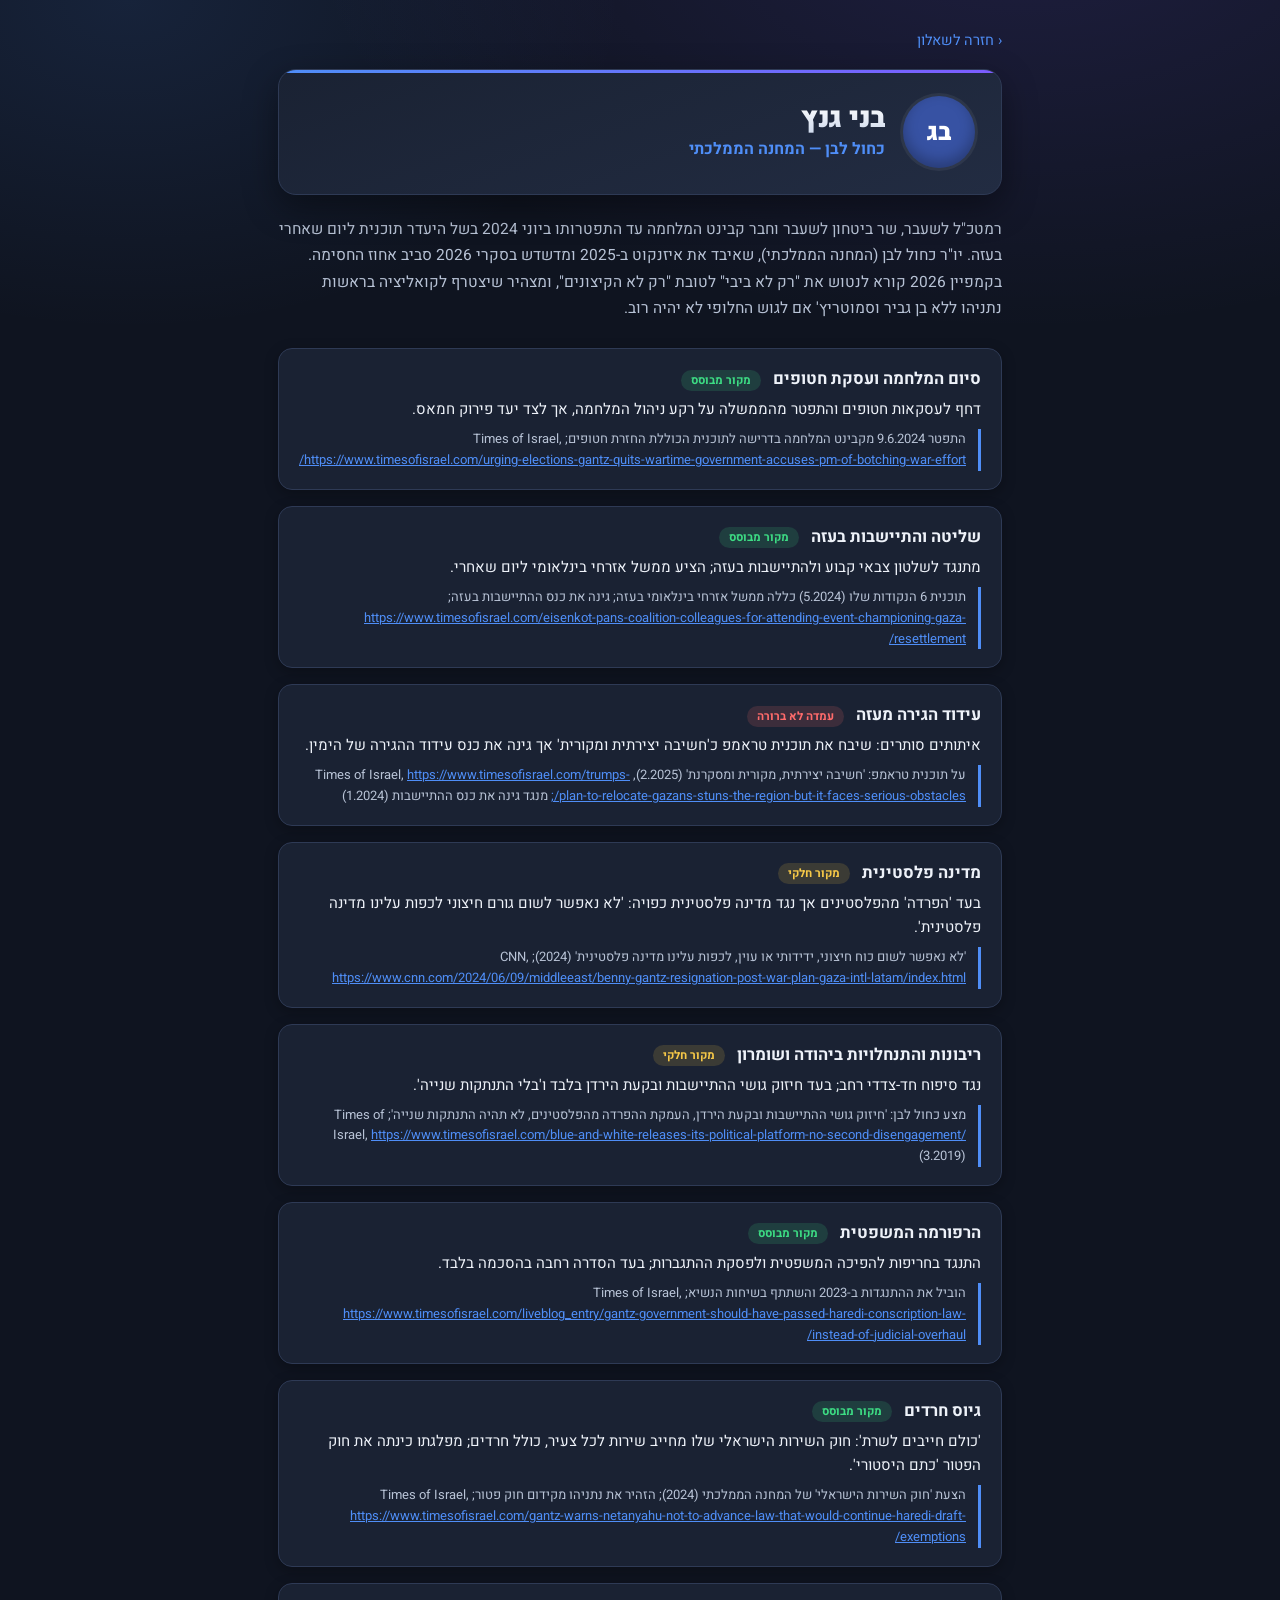
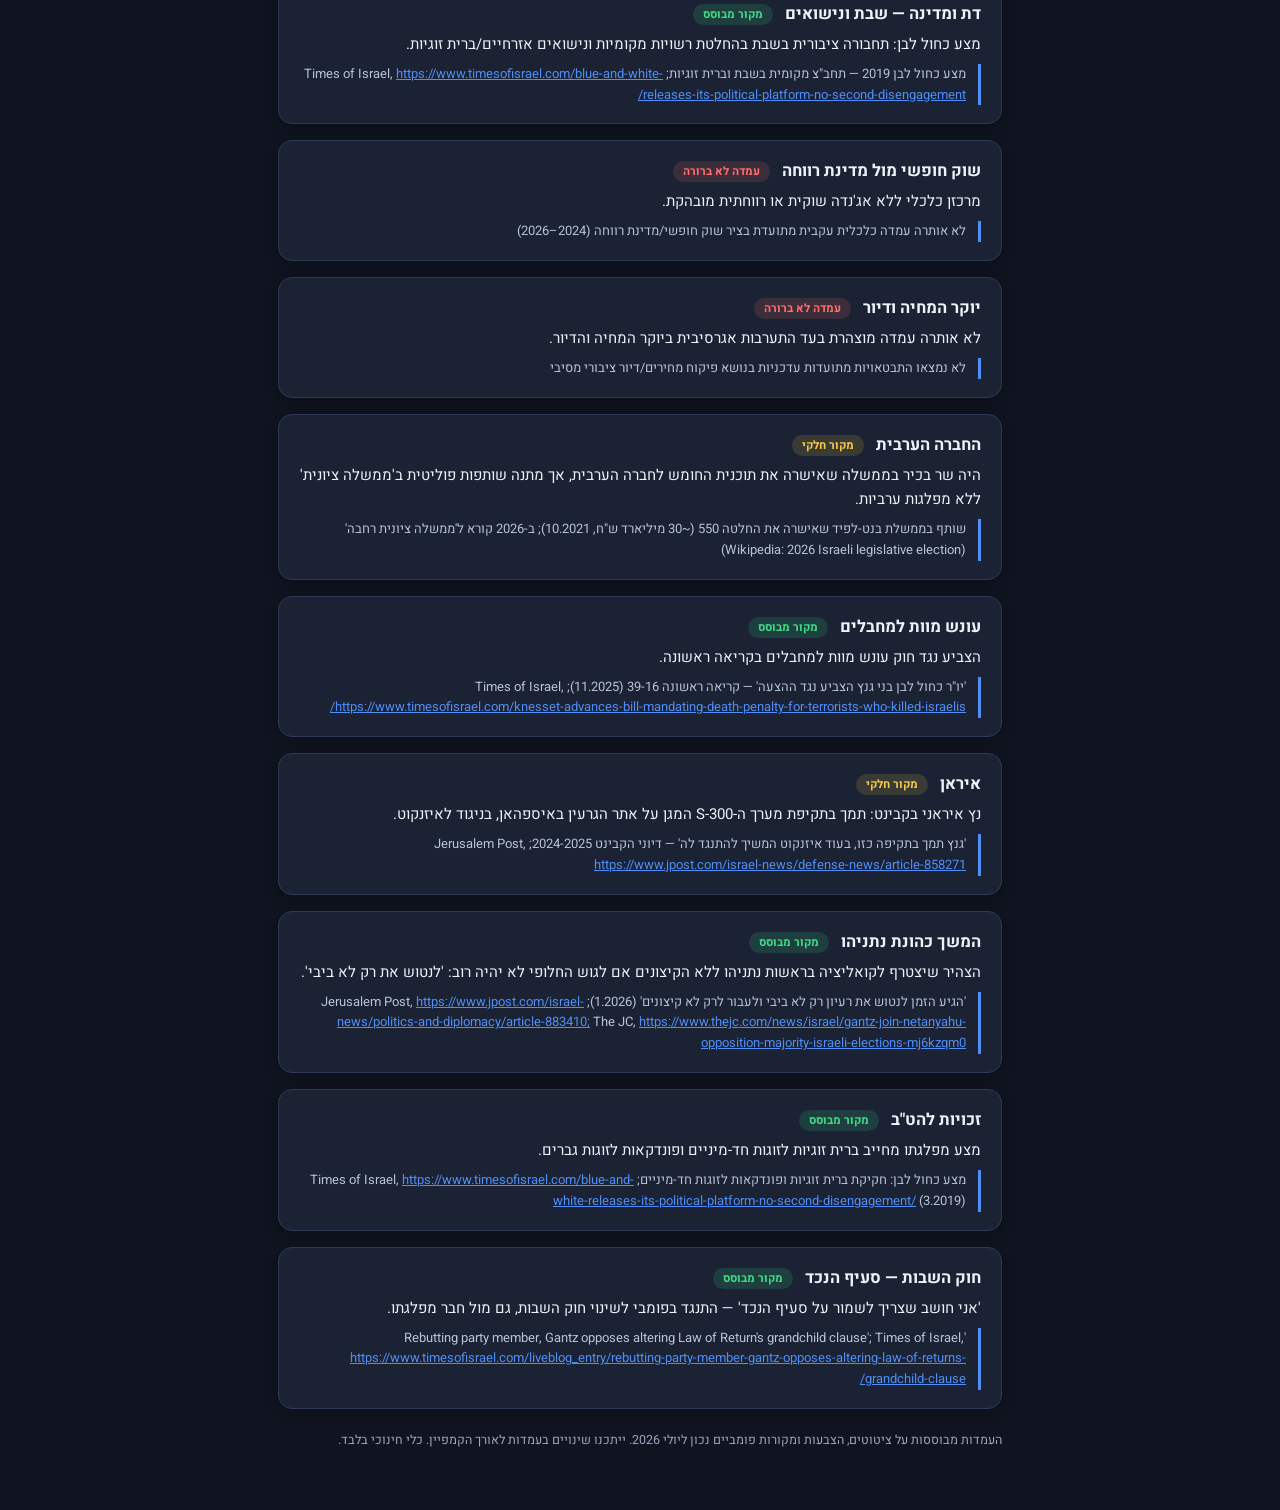
<file: agendas/gantz.html>
<!DOCTYPE html>
<html lang="he" dir="rtl">
<head>
<meta charset="UTF-8">
<meta name="viewport" content="width=device-width, initial-scale=1.0">
<title>בני גנץ — האג'נדה המלאה | בחירות 2026</title>
<link rel="stylesheet" href="../css/style.css?v=8">
<link rel="preconnect" href="https://fonts.googleapis.com">
<link href="https://fonts.googleapis.com/css2?family=Heebo:wght@300;400;600;800;900&display=swap" rel="stylesheet">
</head>
<body>
<div class="agenda-body">
  <a class="back-link" href="../index.html">‹ חזרה לשאלון</a>
  <div class="agenda-header">
    <span class="avatar" style="background:#3752a3">בג</span>
    <div>
      <h1>בני גנץ</h1>
      <div class="party">כחול לבן — המחנה הממלכתי</div>
    </div>
  </div>
  <p class="agenda-bio">רמטכ"ל לשעבר, שר ביטחון לשעבר וחבר קבינט המלחמה עד התפטרותו ביוני 2024 בשל היעדר תוכנית ליום שאחרי בעזה. יו"ר כחול לבן (המחנה הממלכתי), שאיבד את איזנקוט ב-2025 ומדשדש בסקרי 2026 סביב אחוז החסימה. בקמפיין 2026 קורא לנטוש את "רק לא ביבי" לטובת "רק לא הקיצונים", ומצהיר שיצטרף לקואליציה בראשות נתניהו ללא בן גביר וסמוטריץ' אם לגוש החלופי לא יהיה רוב.</p>
  <div class="agenda-section">
    <h3>סיום המלחמה ועסקת חטופים <span class="conf high">מקור מבוסס</span></h3>
    <p class="stance">דחף לעסקאות חטופים והתפטר מהממשלה על רקע ניהול המלחמה, אך לצד יעד פירוק חמאס.</p>
    <p class="evidence">התפטר 9.6.2024 מקבינט המלחמה בדרישה לתוכנית הכוללת החזרת חטופים; Times of Israel, <a href="https://www.timesofisrael.com/urging-elections-gantz-quits-wartime-government-accuses-pm-of-botching-war-effort/" target="_blank" rel="noopener">https://www.timesofisrael.com/urging-elections-gantz-quits-wartime-government-accuses-pm-of-botching-war-effort/</a></p>
  </div>
  <div class="agenda-section">
    <h3>שליטה והתיישבות בעזה <span class="conf high">מקור מבוסס</span></h3>
    <p class="stance">מתנגד לשלטון צבאי קבוע ולהתיישבות בעזה; הציע ממשל אזרחי בינלאומי ליום שאחרי.</p>
    <p class="evidence">תוכנית 6 הנקודות שלו (5.2024) כללה ממשל אזרחי בינלאומי בעזה; גינה את כנס ההתיישבות בעזה; <a href="https://www.timesofisrael.com/eisenkot-pans-coalition-colleagues-for-attending-event-championing-gaza-resettlement/" target="_blank" rel="noopener">https://www.timesofisrael.com/eisenkot-pans-coalition-colleagues-for-attending-event-championing-gaza-resettlement/</a></p>
  </div>
  <div class="agenda-section">
    <h3>עידוד הגירה מעזה <span class="conf low">עמדה לא ברורה</span></h3>
    <p class="stance">איתותים סותרים: שיבח את תוכנית טראמפ כ'חשיבה יצירתית ומקורית' אך גינה את כנס עידוד ההגירה של הימין.</p>
    <p class="evidence">על תוכנית טראמפ: 'חשיבה יצירתית, מקורית ומסקרנת' (2.2025), Times of Israel, <a href="https://www.timesofisrael.com/trumps-plan-to-relocate-gazans-stuns-the-region-but-it-faces-serious-obstacles/;" target="_blank" rel="noopener">https://www.timesofisrael.com/trumps-plan-to-relocate-gazans-stuns-the-region-but-it-faces-serious-obstacles/;</a> מנגד גינה את כנס ההתיישבות (1.2024)</p>
  </div>
  <div class="agenda-section">
    <h3>מדינה פלסטינית <span class="conf medium">מקור חלקי</span></h3>
    <p class="stance">בעד 'הפרדה' מהפלסטינים אך נגד מדינה פלסטינית כפויה: 'לא נאפשר לשום גורם חיצוני לכפות עלינו מדינה פלסטינית'.</p>
    <p class="evidence">'לא נאפשר לשום כוח חיצוני, ידידותי או עוין, לכפות עלינו מדינה פלסטינית' (2024); CNN, <a href="https://www.cnn.com/2024/06/09/middleeast/benny-gantz-resignation-post-war-plan-gaza-intl-latam/index.html" target="_blank" rel="noopener">https://www.cnn.com/2024/06/09/middleeast/benny-gantz-resignation-post-war-plan-gaza-intl-latam/index.html</a></p>
  </div>
  <div class="agenda-section">
    <h3>ריבונות והתנחלויות ביהודה ושומרון <span class="conf medium">מקור חלקי</span></h3>
    <p class="stance">נגד סיפוח חד-צדדי רחב; בעד חיזוק גושי ההתיישבות ובקעת הירדן בלבד ו'בלי התנתקות שנייה'.</p>
    <p class="evidence">מצע כחול לבן: 'חיזוק גושי ההתיישבות ובקעת הירדן, העמקת ההפרדה מהפלסטינים, לא תהיה התנתקות שנייה'; Times of Israel, <a href="https://www.timesofisrael.com/blue-and-white-releases-its-political-platform-no-second-disengagement/" target="_blank" rel="noopener">https://www.timesofisrael.com/blue-and-white-releases-its-political-platform-no-second-disengagement/</a> (3.2019)</p>
  </div>
  <div class="agenda-section">
    <h3>הרפורמה המשפטית <span class="conf high">מקור מבוסס</span></h3>
    <p class="stance">התנגד בחריפות להפיכה המשפטית ולפסקת ההתגברות; בעד הסדרה רחבה בהסכמה בלבד.</p>
    <p class="evidence">הוביל את ההתנגדות ב-2023 והשתתף בשיחות הנשיא; Times of Israel, <a href="https://www.timesofisrael.com/liveblog_entry/gantz-government-should-have-passed-haredi-conscription-law-instead-of-judicial-overhaul/" target="_blank" rel="noopener">https://www.timesofisrael.com/liveblog_entry/gantz-government-should-have-passed-haredi-conscription-law-instead-of-judicial-overhaul/</a></p>
  </div>
  <div class="agenda-section">
    <h3>גיוס חרדים <span class="conf high">מקור מבוסס</span></h3>
    <p class="stance">'כולם חייבים לשרת': חוק השירות הישראלי שלו מחייב שירות לכל צעיר, כולל חרדים; מפלגתו כינתה את חוק הפטור 'כתם היסטורי'.</p>
    <p class="evidence">הצעת 'חוק השירות הישראלי' של המחנה הממלכתי (2024); הזהיר את נתניהו מקידום חוק פטור; Times of Israel, <a href="https://www.timesofisrael.com/gantz-warns-netanyahu-not-to-advance-law-that-would-continue-haredi-draft-exemptions/" target="_blank" rel="noopener">https://www.timesofisrael.com/gantz-warns-netanyahu-not-to-advance-law-that-would-continue-haredi-draft-exemptions/</a></p>
  </div>
  <div class="agenda-section">
    <h3>דת ומדינה — שבת ונישואים <span class="conf high">מקור מבוסס</span></h3>
    <p class="stance">מצע כחול לבן: תחבורה ציבורית בשבת בהחלטת רשויות מקומיות ונישואים אזרחיים/ברית זוגיות.</p>
    <p class="evidence">מצע כחול לבן 2019 — תחב"צ מקומית בשבת וברית זוגיות; Times of Israel, <a href="https://www.timesofisrael.com/blue-and-white-releases-its-political-platform-no-second-disengagement/" target="_blank" rel="noopener">https://www.timesofisrael.com/blue-and-white-releases-its-political-platform-no-second-disengagement/</a></p>
  </div>
  <div class="agenda-section">
    <h3>שוק חופשי מול מדינת רווחה <span class="conf low">עמדה לא ברורה</span></h3>
    <p class="stance">מרכזן כלכלי ללא אג'נדה שוקית או רווחתית מובהקת.</p>
    <p class="evidence">לא אותרה עמדה כלכלית עקבית מתועדת בציר שוק חופשי/מדינת רווחה (2024–2026)</p>
  </div>
  <div class="agenda-section">
    <h3>יוקר המחיה ודיור <span class="conf low">עמדה לא ברורה</span></h3>
    <p class="stance">לא אותרה עמדה מוצהרת בעד התערבות אגרסיבית ביוקר המחיה והדיור.</p>
    <p class="evidence">לא נמצאו התבטאויות מתועדות עדכניות בנושא פיקוח מחירים/דיור ציבורי מסיבי</p>
  </div>
  <div class="agenda-section">
    <h3>החברה הערבית <span class="conf medium">מקור חלקי</span></h3>
    <p class="stance">היה שר בכיר בממשלה שאישרה את תוכנית החומש לחברה הערבית, אך מתנה שותפות פוליטית ב'ממשלה ציונית' ללא מפלגות ערביות.</p>
    <p class="evidence">שותף בממשלת בנט-לפיד שאישרה את החלטה 550 (~30 מיליארד ש"ח, 10.2021); ב-2026 קורא ל'ממשלה ציונית רחבה' (Wikipedia: 2026 Israeli legislative election)</p>
  </div>
  <div class="agenda-section">
    <h3>עונש מוות למחבלים <span class="conf high">מקור מבוסס</span></h3>
    <p class="stance">הצביע נגד חוק עונש מוות למחבלים בקריאה ראשונה.</p>
    <p class="evidence">'יו"ר כחול לבן בני גנץ הצביע נגד ההצעה' — קריאה ראשונה 39-16 (11.2025); Times of Israel, <a href="https://www.timesofisrael.com/knesset-advances-bill-mandating-death-penalty-for-terrorists-who-killed-israelis/" target="_blank" rel="noopener">https://www.timesofisrael.com/knesset-advances-bill-mandating-death-penalty-for-terrorists-who-killed-israelis/</a></p>
  </div>
  <div class="agenda-section">
    <h3>איראן <span class="conf medium">מקור חלקי</span></h3>
    <p class="stance">נץ איראני בקבינט: תמך בתקיפת מערך ה-S-300 המגן על אתר הגרעין באיספהאן, בניגוד לאיזנקוט.</p>
    <p class="evidence">'גנץ תמך בתקיפה כזו, בעוד איזנקוט המשיך להתנגד לה' — דיוני הקבינט 2024-2025; Jerusalem Post, <a href="https://www.jpost.com/israel-news/defense-news/article-858271" target="_blank" rel="noopener">https://www.jpost.com/israel-news/defense-news/article-858271</a></p>
  </div>
  <div class="agenda-section">
    <h3>המשך כהונת נתניהו <span class="conf high">מקור מבוסס</span></h3>
    <p class="stance">הצהיר שיצטרף לקואליציה בראשות נתניהו ללא הקיצונים אם לגוש החלופי לא יהיה רוב: 'לנטוש את רק לא ביבי'.</p>
    <p class="evidence">'הגיע הזמן לנטוש את רעיון רק לא ביבי ולעבור לרק לא קיצונים' (1.2026); Jerusalem Post, <a href="https://www.jpost.com/israel-news/politics-and-diplomacy/article-883410;" target="_blank" rel="noopener">https://www.jpost.com/israel-news/politics-and-diplomacy/article-883410;</a> The JC, <a href="https://www.thejc.com/news/israel/gantz-join-netanyahu-opposition-majority-israeli-elections-mj6kzqm0" target="_blank" rel="noopener">https://www.thejc.com/news/israel/gantz-join-netanyahu-opposition-majority-israeli-elections-mj6kzqm0</a></p>
  </div>
  <div class="agenda-section">
    <h3>זכויות להט"ב <span class="conf high">מקור מבוסס</span></h3>
    <p class="stance">מצע מפלגתו מחייב ברית זוגיות לזוגות חד-מיניים ופונדקאות לזוגות גברים.</p>
    <p class="evidence">מצע כחול לבן: חקיקת ברית זוגיות ופונדקאות לזוגות חד-מיניים; Times of Israel, <a href="https://www.timesofisrael.com/blue-and-white-releases-its-political-platform-no-second-disengagement/" target="_blank" rel="noopener">https://www.timesofisrael.com/blue-and-white-releases-its-political-platform-no-second-disengagement/</a> (3.2019)</p>
  </div>
  <div class="agenda-section">
    <h3>חוק השבות — סעיף הנכד <span class="conf high">מקור מבוסס</span></h3>
    <p class="stance">'אני חושב שצריך לשמור על סעיף הנכד' — התנגד בפומבי לשינוי חוק השבות, גם מול חבר מפלגתו.</p>
    <p class="evidence">'Rebutting party member, Gantz opposes altering Law of Return's grandchild clause'; Times of Israel, <a href="https://www.timesofisrael.com/liveblog_entry/rebutting-party-member-gantz-opposes-altering-law-of-returns-grandchild-clause/" target="_blank" rel="noopener">https://www.timesofisrael.com/liveblog_entry/rebutting-party-member-gantz-opposes-altering-law-of-returns-grandchild-clause/</a></p>
  </div>
  <p class="disclaimer">העמדות מבוססות על ציטוטים, הצבעות ומקורות פומביים נכון ליולי 2026. ייתכנו שינויים בעמדות לאורך הקמפיין. כלי חינוכי בלבד.</p>
</div>
</body>
</html>
</file>
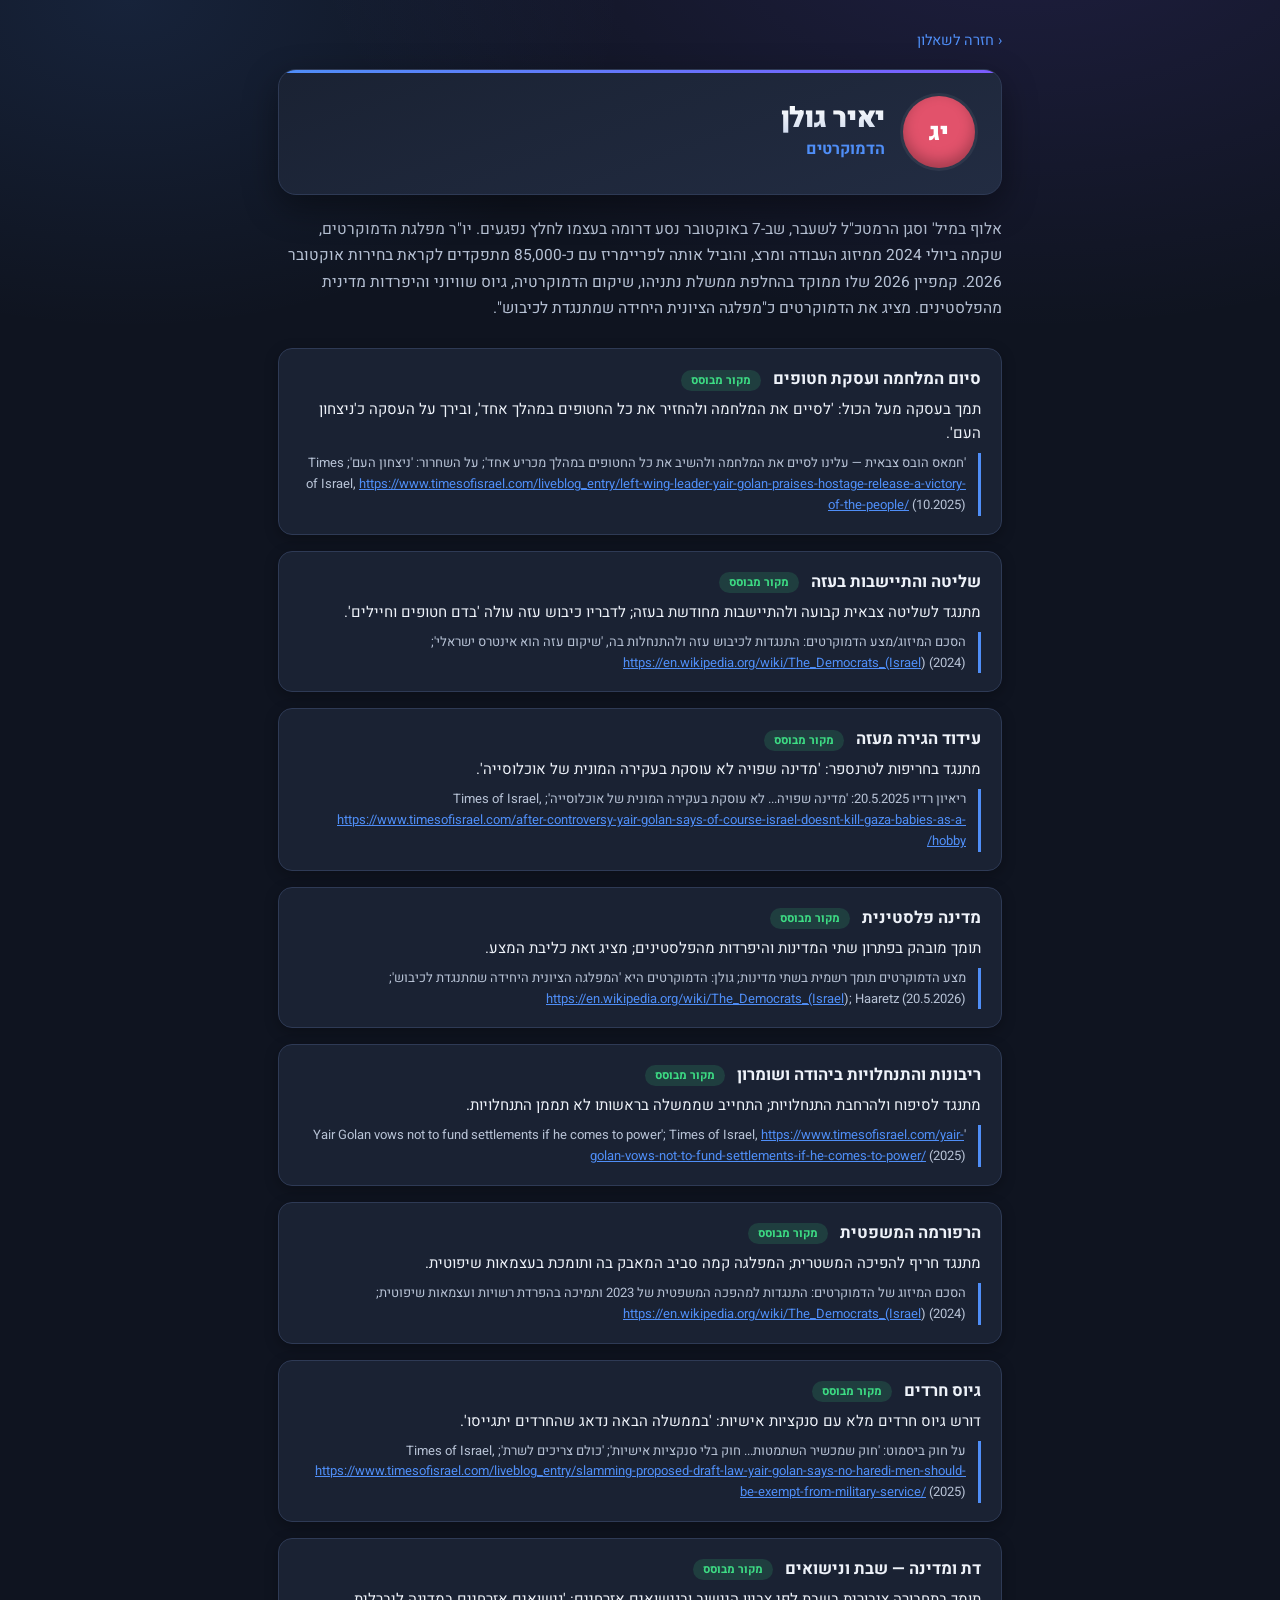
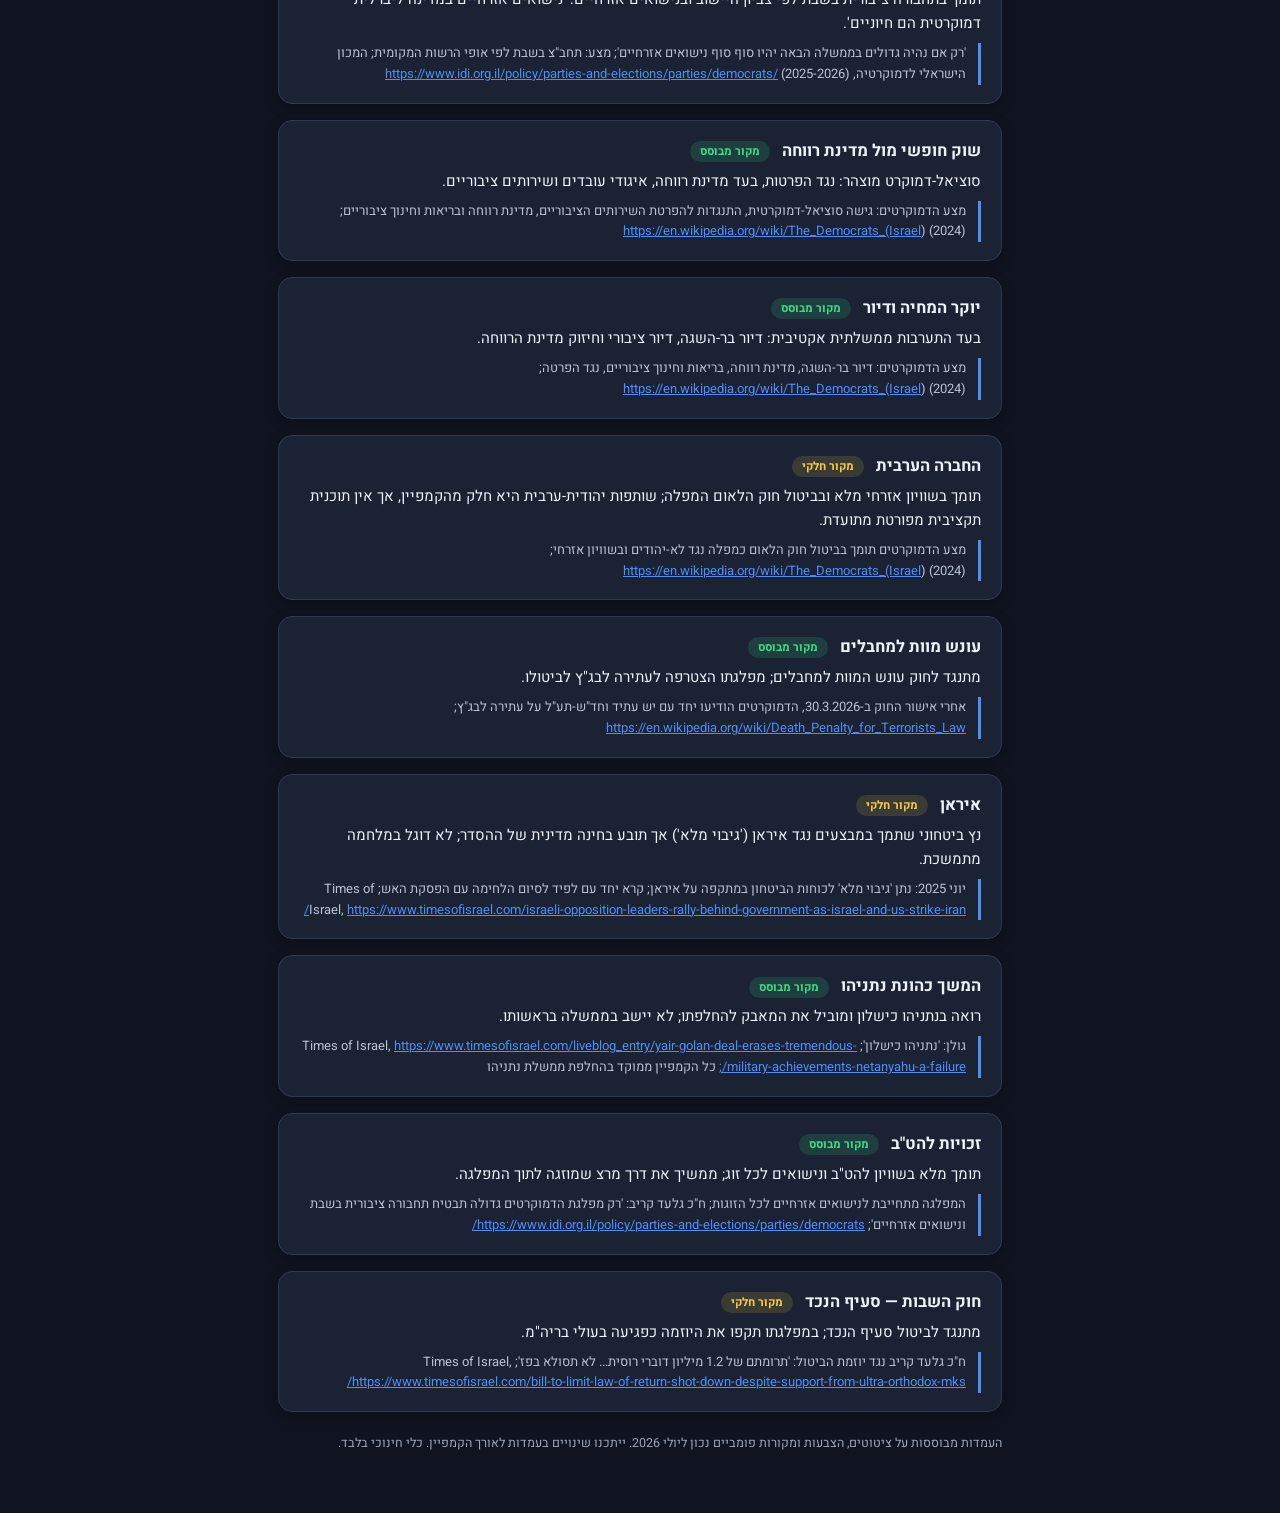
<file: agendas/golan.html>
<!DOCTYPE html>
<html lang="he" dir="rtl">
<head>
<meta charset="UTF-8">
<meta name="viewport" content="width=device-width, initial-scale=1.0">
<title>יאיר גולן — האג'נדה המלאה | בחירות 2026</title>
<link rel="stylesheet" href="../css/style.css?v=8">
<link rel="preconnect" href="https://fonts.googleapis.com">
<link href="https://fonts.googleapis.com/css2?family=Heebo:wght@300;400;600;800;900&display=swap" rel="stylesheet">
</head>
<body>
<div class="agenda-body">
  <a class="back-link" href="../index.html">‹ חזרה לשאלון</a>
  <div class="agenda-header">
    <span class="avatar" style="background:#e2526b">יג</span>
    <div>
      <h1>יאיר גולן</h1>
      <div class="party">הדמוקרטים</div>
    </div>
  </div>
  <p class="agenda-bio">אלוף במיל' וסגן הרמטכ"ל לשעבר, שב-7 באוקטובר נסע דרומה בעצמו לחלץ נפגעים. יו"ר מפלגת הדמוקרטים, שקמה ביולי 2024 ממיזוג העבודה ומרצ, והוביל אותה לפריימריז עם כ-85,000 מתפקדים לקראת בחירות אוקטובר 2026. קמפיין 2026 שלו ממוקד בהחלפת ממשלת נתניהו, שיקום הדמוקרטיה, גיוס שוויוני והיפרדות מדינית מהפלסטינים. מציג את הדמוקרטים כ"מפלגה הציונית היחידה שמתנגדת לכיבוש".</p>
  <div class="agenda-section">
    <h3>סיום המלחמה ועסקת חטופים <span class="conf high">מקור מבוסס</span></h3>
    <p class="stance">תמך בעסקה מעל הכול: 'לסיים את המלחמה ולהחזיר את כל החטופים במהלך אחד', ובירך על העסקה כ'ניצחון העם'.</p>
    <p class="evidence">'חמאס הובס צבאית — עלינו לסיים את המלחמה ולהשיב את כל החטופים במהלך מכריע אחד'; על השחרור: 'ניצחון העם'; Times of Israel, <a href="https://www.timesofisrael.com/liveblog_entry/left-wing-leader-yair-golan-praises-hostage-release-a-victory-of-the-people/" target="_blank" rel="noopener">https://www.timesofisrael.com/liveblog_entry/left-wing-leader-yair-golan-praises-hostage-release-a-victory-of-the-people/</a> (10.2025)</p>
  </div>
  <div class="agenda-section">
    <h3>שליטה והתיישבות בעזה <span class="conf high">מקור מבוסס</span></h3>
    <p class="stance">מתנגד לשליטה צבאית קבועה ולהתיישבות מחודשת בעזה; לדבריו כיבוש עזה עולה 'בדם חטופים וחיילים'.</p>
    <p class="evidence">הסכם המיזוג/מצע הדמוקרטים: התנגדות לכיבוש עזה ולהתנחלות בה, 'שיקום עזה הוא אינטרס ישראלי'; <a href="https://en.wikipedia.org/wiki/The_Democrats_(Israel" target="_blank" rel="noopener">https://en.wikipedia.org/wiki/The_Democrats_(Israel</a>) (2024)</p>
  </div>
  <div class="agenda-section">
    <h3>עידוד הגירה מעזה <span class="conf high">מקור מבוסס</span></h3>
    <p class="stance">מתנגד בחריפות לטרנספר: 'מדינה שפויה לא עוסקת בעקירה המונית של אוכלוסייה'.</p>
    <p class="evidence">ריאיון רדיו 20.5.2025: 'מדינה שפויה... לא עוסקת בעקירה המונית של אוכלוסייה'; Times of Israel, <a href="https://www.timesofisrael.com/after-controversy-yair-golan-says-of-course-israel-doesnt-kill-gaza-babies-as-a-hobby/" target="_blank" rel="noopener">https://www.timesofisrael.com/after-controversy-yair-golan-says-of-course-israel-doesnt-kill-gaza-babies-as-a-hobby/</a></p>
  </div>
  <div class="agenda-section">
    <h3>מדינה פלסטינית <span class="conf high">מקור מבוסס</span></h3>
    <p class="stance">תומך מובהק בפתרון שתי המדינות והיפרדות מהפלסטינים; מציג זאת כליבת המצע.</p>
    <p class="evidence">מצע הדמוקרטים תומך רשמית בשתי מדינות; גולן: הדמוקרטים היא 'המפלגה הציונית היחידה שמתנגדת לכיבוש'; <a href="https://en.wikipedia.org/wiki/The_Democrats_(Israel" target="_blank" rel="noopener">https://en.wikipedia.org/wiki/The_Democrats_(Israel</a>); Haaretz (20.5.2026)</p>
  </div>
  <div class="agenda-section">
    <h3>ריבונות והתנחלויות ביהודה ושומרון <span class="conf high">מקור מבוסס</span></h3>
    <p class="stance">מתנגד לסיפוח ולהרחבת התנחלויות; התחייב שממשלה בראשותו לא תממן התנחלויות.</p>
    <p class="evidence">'Yair Golan vows not to fund settlements if he comes to power'; Times of Israel, <a href="https://www.timesofisrael.com/yair-golan-vows-not-to-fund-settlements-if-he-comes-to-power/" target="_blank" rel="noopener">https://www.timesofisrael.com/yair-golan-vows-not-to-fund-settlements-if-he-comes-to-power/</a> (2025)</p>
  </div>
  <div class="agenda-section">
    <h3>הרפורמה המשפטית <span class="conf high">מקור מבוסס</span></h3>
    <p class="stance">מתנגד חריף להפיכה המשטרית; המפלגה קמה סביב המאבק בה ותומכת בעצמאות שיפוטית.</p>
    <p class="evidence">הסכם המיזוג של הדמוקרטים: התנגדות למהפכה המשפטית של 2023 ותמיכה בהפרדת רשויות ועצמאות שיפוטית; <a href="https://en.wikipedia.org/wiki/The_Democrats_(Israel" target="_blank" rel="noopener">https://en.wikipedia.org/wiki/The_Democrats_(Israel</a>) (2024)</p>
  </div>
  <div class="agenda-section">
    <h3>גיוס חרדים <span class="conf high">מקור מבוסס</span></h3>
    <p class="stance">דורש גיוס חרדים מלא עם סנקציות אישיות: 'בממשלה הבאה נדאג שהחרדים יתגייסו'.</p>
    <p class="evidence">על חוק ביסמוט: 'חוק שמכשיר השתמטות... חוק בלי סנקציות אישיות'; 'כולם צריכים לשרת'; Times of Israel, <a href="https://www.timesofisrael.com/liveblog_entry/slamming-proposed-draft-law-yair-golan-says-no-haredi-men-should-be-exempt-from-military-service/" target="_blank" rel="noopener">https://www.timesofisrael.com/liveblog_entry/slamming-proposed-draft-law-yair-golan-says-no-haredi-men-should-be-exempt-from-military-service/</a> (2025)</p>
  </div>
  <div class="agenda-section">
    <h3>דת ומדינה — שבת ונישואים <span class="conf high">מקור מבוסס</span></h3>
    <p class="stance">תומך בתחבורה ציבורית בשבת לפי צביון היישוב ובנישואים אזרחיים: 'נישואים אזרחיים במדינה ליברלית דמוקרטית הם חיוניים'.</p>
    <p class="evidence">'רק אם נהיה גדולים בממשלה הבאה יהיו סוף סוף נישואים אזרחיים'; מצע: תחב"צ בשבת לפי אופי הרשות המקומית; המכון הישראלי לדמוקרטיה, <a href="https://www.idi.org.il/policy/parties-and-elections/parties/democrats/" target="_blank" rel="noopener">https://www.idi.org.il/policy/parties-and-elections/parties/democrats/</a> (2025-2026)</p>
  </div>
  <div class="agenda-section">
    <h3>שוק חופשי מול מדינת רווחה <span class="conf high">מקור מבוסס</span></h3>
    <p class="stance">סוציאל-דמוקרט מוצהר: נגד הפרטות, בעד מדינת רווחה, איגודי עובדים ושירותים ציבוריים.</p>
    <p class="evidence">מצע הדמוקרטים: גישה סוציאל-דמוקרטית, התנגדות להפרטת השירותים הציבוריים, מדינת רווחה ובריאות וחינוך ציבוריים; <a href="https://en.wikipedia.org/wiki/The_Democrats_(Israel" target="_blank" rel="noopener">https://en.wikipedia.org/wiki/The_Democrats_(Israel</a>) (2024)</p>
  </div>
  <div class="agenda-section">
    <h3>יוקר המחיה ודיור <span class="conf high">מקור מבוסס</span></h3>
    <p class="stance">בעד התערבות ממשלתית אקטיבית: דיור בר-השגה, דיור ציבורי וחיזוק מדינת הרווחה.</p>
    <p class="evidence">מצע הדמוקרטים: דיור בר-השגה, מדינת רווחה, בריאות וחינוך ציבוריים, נגד הפרטה; <a href="https://en.wikipedia.org/wiki/The_Democrats_(Israel" target="_blank" rel="noopener">https://en.wikipedia.org/wiki/The_Democrats_(Israel</a>) (2024)</p>
  </div>
  <div class="agenda-section">
    <h3>החברה הערבית <span class="conf medium">מקור חלקי</span></h3>
    <p class="stance">תומך בשוויון אזרחי מלא ובביטול חוק הלאום המפלה; שותפות יהודית-ערבית היא חלק מהקמפיין, אך אין תוכנית תקציבית מפורטת מתועדת.</p>
    <p class="evidence">מצע הדמוקרטים תומך בביטול חוק הלאום כמפלה נגד לא-יהודים ובשוויון אזרחי; <a href="https://en.wikipedia.org/wiki/The_Democrats_(Israel" target="_blank" rel="noopener">https://en.wikipedia.org/wiki/The_Democrats_(Israel</a>) (2024)</p>
  </div>
  <div class="agenda-section">
    <h3>עונש מוות למחבלים <span class="conf high">מקור מבוסס</span></h3>
    <p class="stance">מתנגד לחוק עונש המוות למחבלים; מפלגתו הצטרפה לעתירה לבג"ץ לביטולו.</p>
    <p class="evidence">אחרי אישור החוק ב-30.3.2026, הדמוקרטים הודיעו יחד עם יש עתיד וחד"ש-תע"ל על עתירה לבג"ץ; <a href="https://en.wikipedia.org/wiki/Death_Penalty_for_Terrorists_Law" target="_blank" rel="noopener">https://en.wikipedia.org/wiki/Death_Penalty_for_Terrorists_Law</a></p>
  </div>
  <div class="agenda-section">
    <h3>איראן <span class="conf medium">מקור חלקי</span></h3>
    <p class="stance">נץ ביטחוני שתמך במבצעים נגד איראן ('גיבוי מלא') אך תובע בחינה מדינית של ההסדר; לא דוגל במלחמה מתמשכת.</p>
    <p class="evidence">יוני 2025: נתן 'גיבוי מלא' לכוחות הביטחון במתקפה על איראן; קרא יחד עם לפיד לסיום הלחימה עם הפסקת האש; Times of Israel, <a href="https://www.timesofisrael.com/israeli-opposition-leaders-rally-behind-government-as-israel-and-us-strike-iran/" target="_blank" rel="noopener">https://www.timesofisrael.com/israeli-opposition-leaders-rally-behind-government-as-israel-and-us-strike-iran/</a></p>
  </div>
  <div class="agenda-section">
    <h3>המשך כהונת נתניהו <span class="conf high">מקור מבוסס</span></h3>
    <p class="stance">רואה בנתניהו כישלון ומוביל את המאבק להחלפתו; לא יישב בממשלה בראשותו.</p>
    <p class="evidence">גולן: 'נתניהו כישלון'; Times of Israel, <a href="https://www.timesofisrael.com/liveblog_entry/yair-golan-deal-erases-tremendous-military-achievements-netanyahu-a-failure/;" target="_blank" rel="noopener">https://www.timesofisrael.com/liveblog_entry/yair-golan-deal-erases-tremendous-military-achievements-netanyahu-a-failure/;</a> כל הקמפיין ממוקד בהחלפת ממשלת נתניהו</p>
  </div>
  <div class="agenda-section">
    <h3>זכויות להט"ב <span class="conf high">מקור מבוסס</span></h3>
    <p class="stance">תומך מלא בשוויון להט"ב ונישואים לכל זוג; ממשיך את דרך מרצ שמוזגה לתוך המפלגה.</p>
    <p class="evidence">המפלגה מתחייבת לנישואים אזרחיים לכל הזוגות; ח"כ גלעד קריב: 'רק מפלגת הדמוקרטים גדולה תבטיח תחבורה ציבורית בשבת ונישואים אזרחיים'; <a href="https://www.idi.org.il/policy/parties-and-elections/parties/democrats/" target="_blank" rel="noopener">https://www.idi.org.il/policy/parties-and-elections/parties/democrats/</a></p>
  </div>
  <div class="agenda-section">
    <h3>חוק השבות — סעיף הנכד <span class="conf medium">מקור חלקי</span></h3>
    <p class="stance">מתנגד לביטול סעיף הנכד; במפלגתו תקפו את היוזמה כפגיעה בעולי בריה"מ.</p>
    <p class="evidence">ח"כ גלעד קריב נגד יוזמת הביטול: 'תרומתם של 1.2 מיליון דוברי רוסית... לא תסולא בפז'; Times of Israel, <a href="https://www.timesofisrael.com/bill-to-limit-law-of-return-shot-down-despite-support-from-ultra-orthodox-mks/" target="_blank" rel="noopener">https://www.timesofisrael.com/bill-to-limit-law-of-return-shot-down-despite-support-from-ultra-orthodox-mks/</a></p>
  </div>
  <p class="disclaimer">העמדות מבוססות על ציטוטים, הצבעות ומקורות פומביים נכון ליולי 2026. ייתכנו שינויים בעמדות לאורך הקמפיין. כלי חינוכי בלבד.</p>
</div>
</body>
</html>
</file>
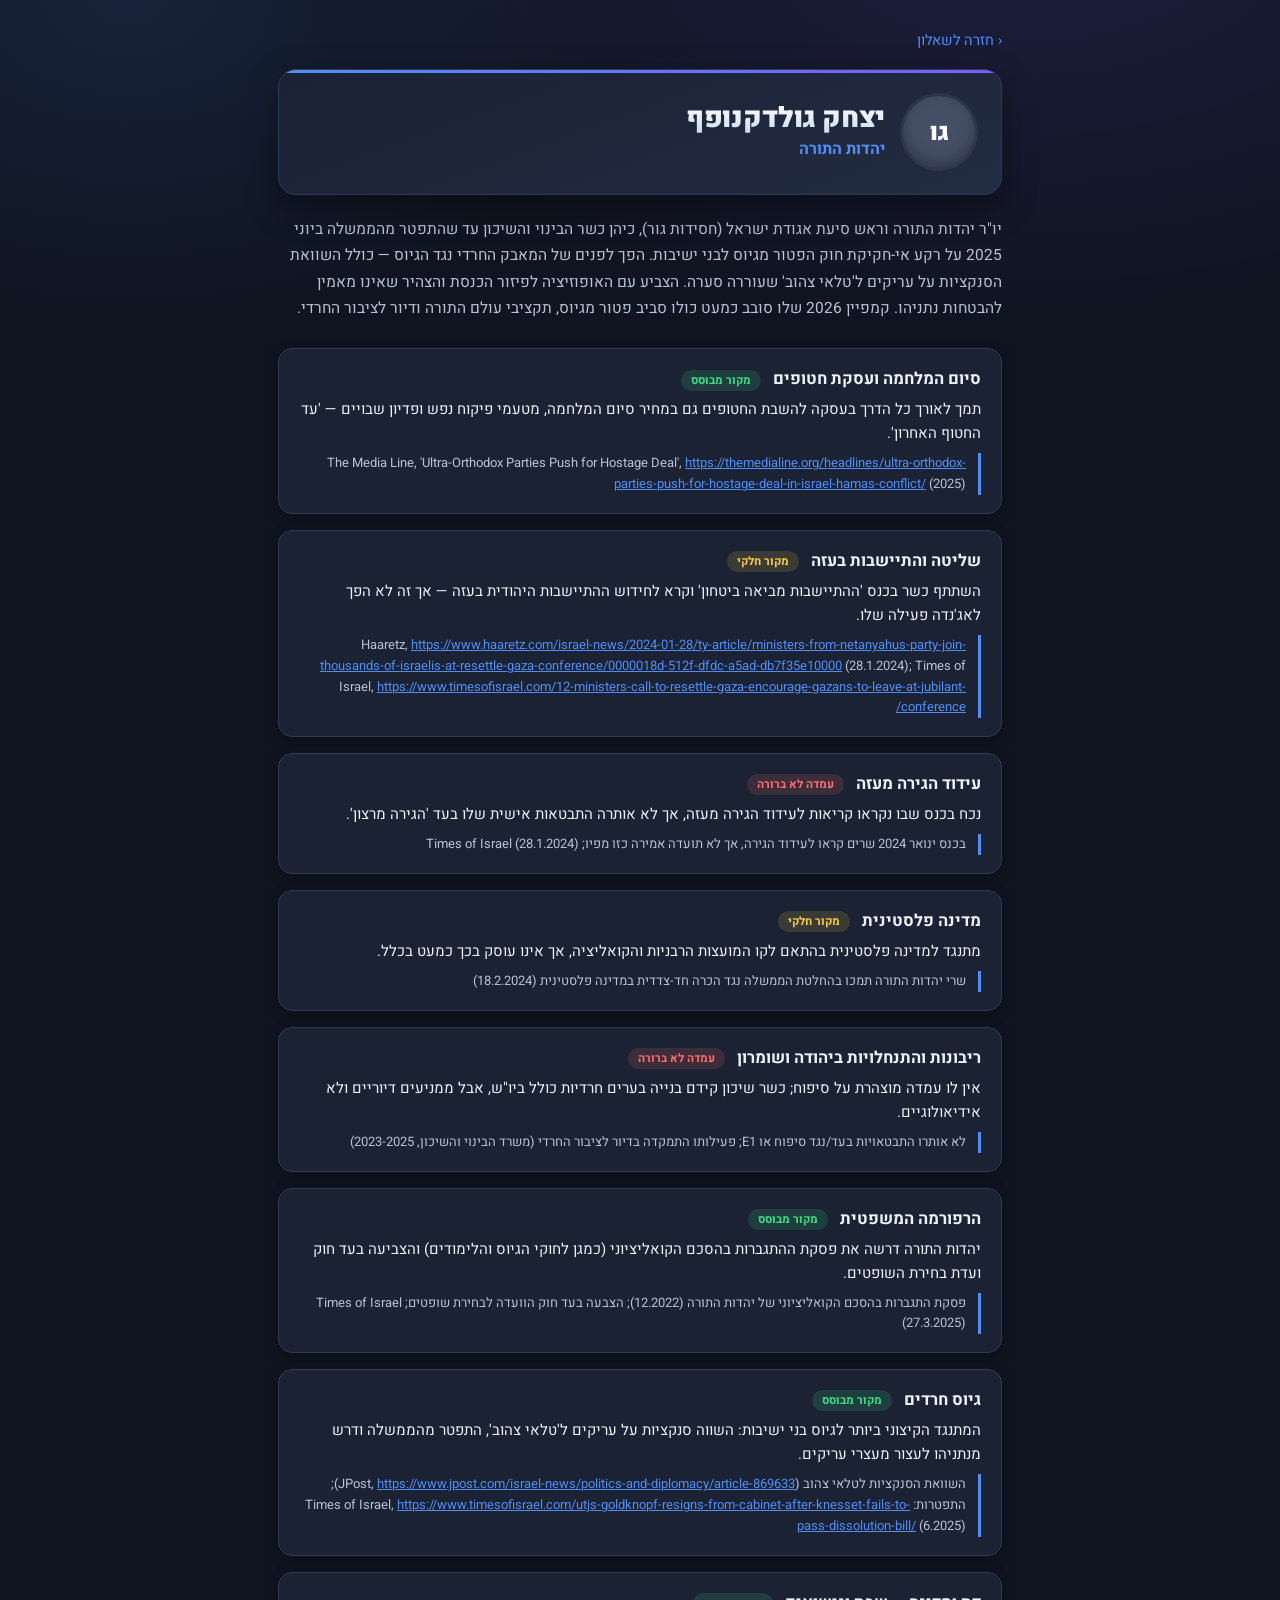
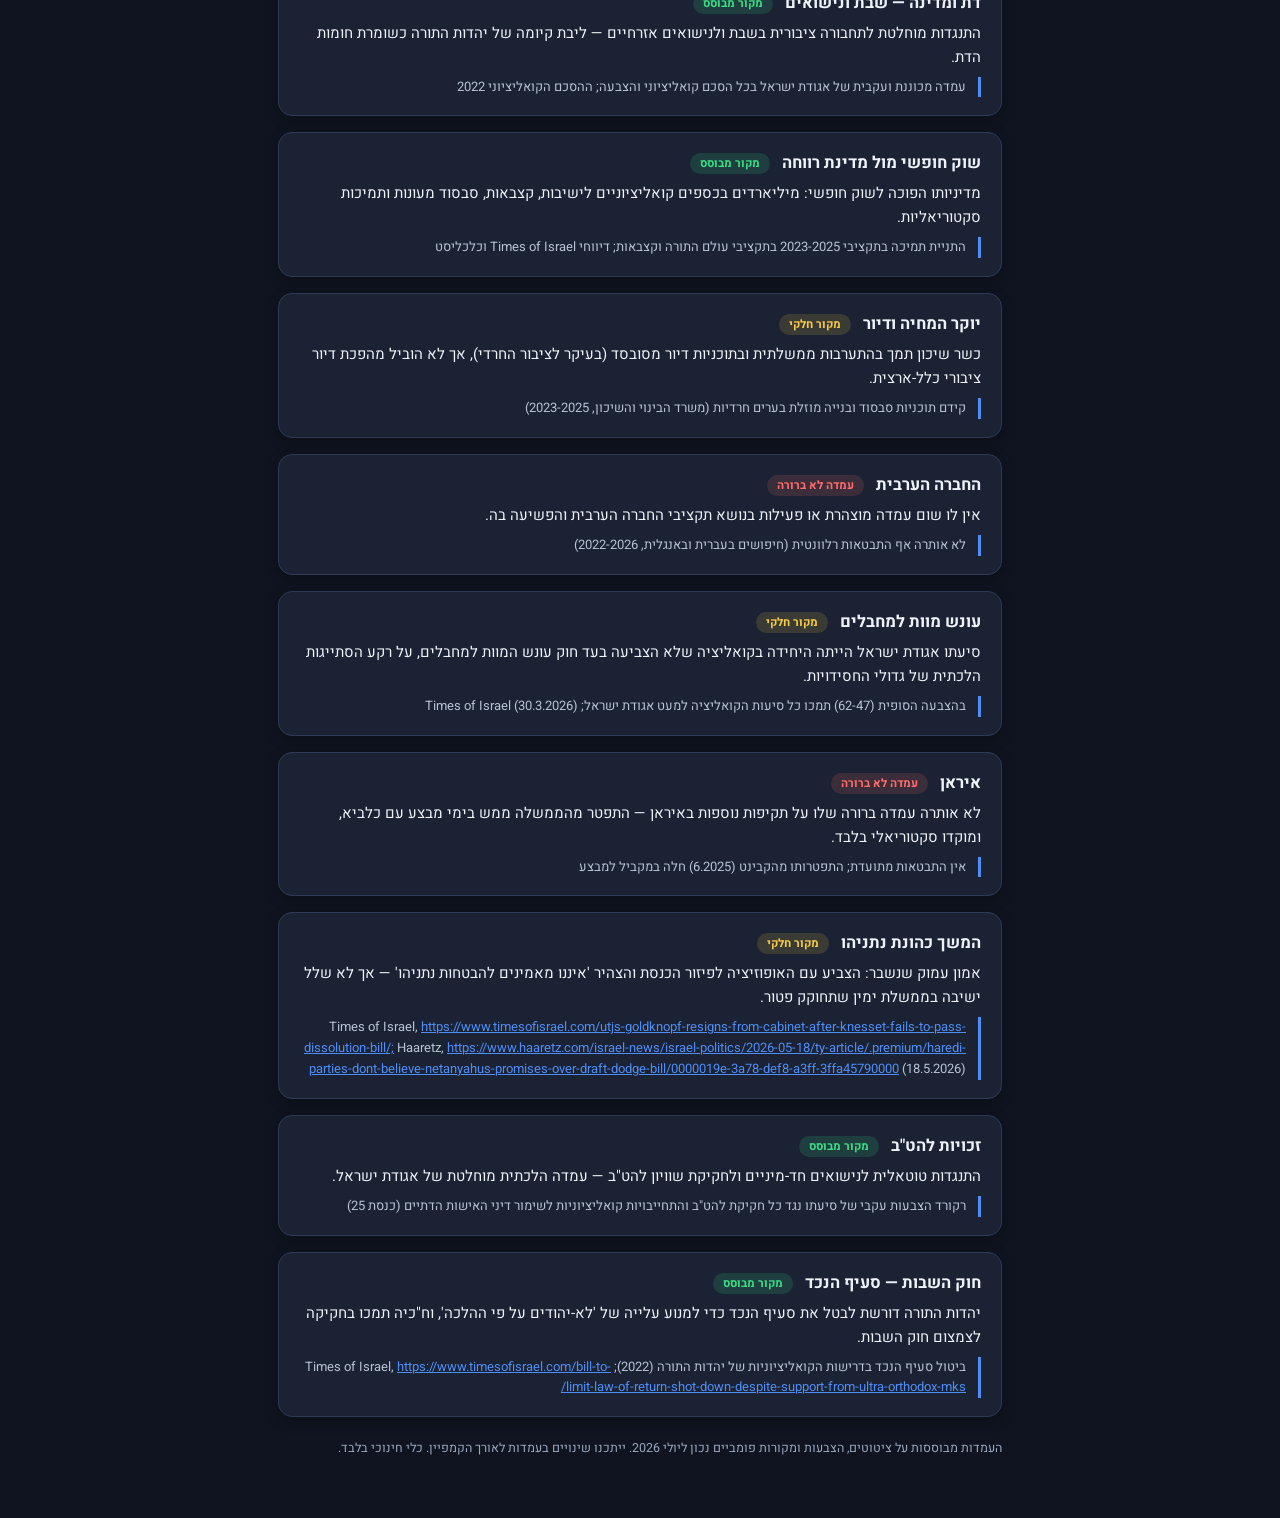
<file: agendas/goldknopf.html>
<!DOCTYPE html>
<html lang="he" dir="rtl">
<head>
<meta charset="UTF-8">
<meta name="viewport" content="width=device-width, initial-scale=1.0">
<title>יצחק גולדקנופף — האג'נדה המלאה | בחירות 2026</title>
<link rel="stylesheet" href="../css/style.css?v=8">
<link rel="preconnect" href="https://fonts.googleapis.com">
<link href="https://fonts.googleapis.com/css2?family=Heebo:wght@300;400;600;800;900&display=swap" rel="stylesheet">
</head>
<body>
<div class="agenda-body">
  <a class="back-link" href="../index.html">‹ חזרה לשאלון</a>
  <div class="agenda-header">
    <span class="avatar" style="background:#444f66">גו</span>
    <div>
      <h1>יצחק גולדקנופף</h1>
      <div class="party">יהדות התורה</div>
    </div>
  </div>
  <p class="agenda-bio">יו"ר יהדות התורה וראש סיעת אגודת ישראל (חסידות גור), כיהן כשר הבינוי והשיכון עד שהתפטר מהממשלה ביוני 2025 על רקע אי-חקיקת חוק הפטור מגיוס לבני ישיבות. הפך לפנים של המאבק החרדי נגד הגיוס — כולל השוואת הסנקציות על עריקים ל'טלאי צהוב' שעוררה סערה. הצביע עם האופוזיציה לפיזור הכנסת והצהיר שאינו מאמין להבטחות נתניהו. קמפיין 2026 שלו סובב כמעט כולו סביב פטור מגיוס, תקציבי עולם התורה ודיור לציבור החרדי.</p>
  <div class="agenda-section">
    <h3>סיום המלחמה ועסקת חטופים <span class="conf high">מקור מבוסס</span></h3>
    <p class="stance">תמך לאורך כל הדרך בעסקה להשבת החטופים גם במחיר סיום המלחמה, מטעמי פיקוח נפש ופדיון שבויים — 'עד החטוף האחרון'.</p>
    <p class="evidence">The Media Line, 'Ultra-Orthodox Parties Push for Hostage Deal', <a href="https://themedialine.org/headlines/ultra-orthodox-parties-push-for-hostage-deal-in-israel-hamas-conflict/" target="_blank" rel="noopener">https://themedialine.org/headlines/ultra-orthodox-parties-push-for-hostage-deal-in-israel-hamas-conflict/</a> (2025)</p>
  </div>
  <div class="agenda-section">
    <h3>שליטה והתיישבות בעזה <span class="conf medium">מקור חלקי</span></h3>
    <p class="stance">השתתף כשר בכנס 'ההתיישבות מביאה ביטחון' וקרא לחידוש ההתיישבות היהודית בעזה — אך זה לא הפך לאג'נדה פעילה שלו.</p>
    <p class="evidence">Haaretz, <a href="https://www.haaretz.com/israel-news/2024-01-28/ty-article/ministers-from-netanyahus-party-join-thousands-of-israelis-at-resettle-gaza-conference/0000018d-512f-dfdc-a5ad-db7f35e10000" target="_blank" rel="noopener">https://www.haaretz.com/israel-news/2024-01-28/ty-article/ministers-from-netanyahus-party-join-thousands-of-israelis-at-resettle-gaza-conference/0000018d-512f-dfdc-a5ad-db7f35e10000</a> (28.1.2024); Times of Israel, <a href="https://www.timesofisrael.com/12-ministers-call-to-resettle-gaza-encourage-gazans-to-leave-at-jubilant-conference/" target="_blank" rel="noopener">https://www.timesofisrael.com/12-ministers-call-to-resettle-gaza-encourage-gazans-to-leave-at-jubilant-conference/</a></p>
  </div>
  <div class="agenda-section">
    <h3>עידוד הגירה מעזה <span class="conf low">עמדה לא ברורה</span></h3>
    <p class="stance">נכח בכנס שבו נקראו קריאות לעידוד הגירה מעזה, אך לא אותרה התבטאות אישית שלו בעד 'הגירה מרצון'.</p>
    <p class="evidence">בכנס ינואר 2024 שרים קראו לעידוד הגירה, אך לא תועדה אמירה כזו מפיו; Times of Israel (28.1.2024)</p>
  </div>
  <div class="agenda-section">
    <h3>מדינה פלסטינית <span class="conf medium">מקור חלקי</span></h3>
    <p class="stance">מתנגד למדינה פלסטינית בהתאם לקו המועצות הרבניות והקואליציה, אך אינו עוסק בכך כמעט בכלל.</p>
    <p class="evidence">שרי יהדות התורה תמכו בהחלטת הממשלה נגד הכרה חד-צדדית במדינה פלסטינית (18.2.2024)</p>
  </div>
  <div class="agenda-section">
    <h3>ריבונות והתנחלויות ביהודה ושומרון <span class="conf low">עמדה לא ברורה</span></h3>
    <p class="stance">אין לו עמדה מוצהרת על סיפוח; כשר שיכון קידם בנייה בערים חרדיות כולל ביו"ש, אבל ממניעים דיוריים ולא אידיאולוגיים.</p>
    <p class="evidence">לא אותרו התבטאויות בעד/נגד סיפוח או E1; פעילותו התמקדה בדיור לציבור החרדי (משרד הבינוי והשיכון, 2023-2025)</p>
  </div>
  <div class="agenda-section">
    <h3>הרפורמה המשפטית <span class="conf high">מקור מבוסס</span></h3>
    <p class="stance">יהדות התורה דרשה את פסקת ההתגברות בהסכם הקואליציוני (כמגן לחוקי הגיוס והלימודים) והצביעה בעד חוק ועדת בחירת השופטים.</p>
    <p class="evidence">פסקת התגברות בהסכם הקואליציוני של יהדות התורה (12.2022); הצבעה בעד חוק הוועדה לבחירת שופטים; Times of Israel (27.3.2025)</p>
  </div>
  <div class="agenda-section">
    <h3>גיוס חרדים <span class="conf high">מקור מבוסס</span></h3>
    <p class="stance">המתנגד הקיצוני ביותר לגיוס בני ישיבות: השווה סנקציות על עריקים ל'טלאי צהוב', התפטר מהממשלה ודרש מנתניהו לעצור מעצרי עריקים.</p>
    <p class="evidence">השוואת הסנקציות לטלאי צהוב (JPost, <a href="https://www.jpost.com/israel-news/politics-and-diplomacy/article-869633" target="_blank" rel="noopener">https://www.jpost.com/israel-news/politics-and-diplomacy/article-869633</a>); התפטרות: Times of Israel, <a href="https://www.timesofisrael.com/utjs-goldknopf-resigns-from-cabinet-after-knesset-fails-to-pass-dissolution-bill/" target="_blank" rel="noopener">https://www.timesofisrael.com/utjs-goldknopf-resigns-from-cabinet-after-knesset-fails-to-pass-dissolution-bill/</a> (6.2025)</p>
  </div>
  <div class="agenda-section">
    <h3>דת ומדינה — שבת ונישואים <span class="conf high">מקור מבוסס</span></h3>
    <p class="stance">התנגדות מוחלטת לתחבורה ציבורית בשבת ולנישואים אזרחיים — ליבת קיומה של יהדות התורה כשומרת חומות הדת.</p>
    <p class="evidence">עמדה מכוננת ועקבית של אגודת ישראל בכל הסכם קואליציוני והצבעה; ההסכם הקואליציוני 2022</p>
  </div>
  <div class="agenda-section">
    <h3>שוק חופשי מול מדינת רווחה <span class="conf high">מקור מבוסס</span></h3>
    <p class="stance">מדיניותו הפוכה לשוק חופשי: מיליארדים בכספים קואליציוניים לישיבות, קצבאות, סבסוד מעונות ותמיכות סקטוריאליות.</p>
    <p class="evidence">התניית תמיכה בתקציבי 2023-2025 בתקציבי עולם התורה וקצבאות; דיווחי Times of Israel וכלכליסט</p>
  </div>
  <div class="agenda-section">
    <h3>יוקר המחיה ודיור <span class="conf medium">מקור חלקי</span></h3>
    <p class="stance">כשר שיכון תמך בהתערבות ממשלתית ובתוכניות דיור מסובסד (בעיקר לציבור החרדי), אך לא הוביל מהפכת דיור ציבורי כלל-ארצית.</p>
    <p class="evidence">קידם תוכניות סבסוד ובנייה מוזלת בערים חרדיות (משרד הבינוי והשיכון, 2023-2025)</p>
  </div>
  <div class="agenda-section">
    <h3>החברה הערבית <span class="conf low">עמדה לא ברורה</span></h3>
    <p class="stance">אין לו שום עמדה מוצהרת או פעילות בנושא תקציבי החברה הערבית והפשיעה בה.</p>
    <p class="evidence">לא אותרה אף התבטאות רלוונטית (חיפושים בעברית ובאנגלית, 2022-2026)</p>
  </div>
  <div class="agenda-section">
    <h3>עונש מוות למחבלים <span class="conf medium">מקור חלקי</span></h3>
    <p class="stance">סיעתו אגודת ישראל הייתה היחידה בקואליציה שלא הצביעה בעד חוק עונש המוות למחבלים, על רקע הסתייגות הלכתית של גדולי החסידויות.</p>
    <p class="evidence">בהצבעה הסופית (62-47) תמכו כל סיעות הקואליציה למעט אגודת ישראל; Times of Israel (30.3.2026)</p>
  </div>
  <div class="agenda-section">
    <h3>איראן <span class="conf low">עמדה לא ברורה</span></h3>
    <p class="stance">לא אותרה עמדה ברורה שלו על תקיפות נוספות באיראן — התפטר מהממשלה ממש בימי מבצע עם כלביא, ומוקדו סקטוריאלי בלבד.</p>
    <p class="evidence">אין התבטאות מתועדת; התפטרותו מהקבינט (6.2025) חלה במקביל למבצע</p>
  </div>
  <div class="agenda-section">
    <h3>המשך כהונת נתניהו <span class="conf medium">מקור חלקי</span></h3>
    <p class="stance">אמון עמוק שנשבר: הצביע עם האופוזיציה לפיזור הכנסת והצהיר 'איננו מאמינים להבטחות נתניהו' — אך לא שלל ישיבה בממשלת ימין שתחוקק פטור.</p>
    <p class="evidence">Times of Israel, <a href="https://www.timesofisrael.com/utjs-goldknopf-resigns-from-cabinet-after-knesset-fails-to-pass-dissolution-bill/;" target="_blank" rel="noopener">https://www.timesofisrael.com/utjs-goldknopf-resigns-from-cabinet-after-knesset-fails-to-pass-dissolution-bill/;</a> Haaretz, <a href="https://www.haaretz.com/israel-news/israel-politics/2026-05-18/ty-article/.premium/haredi-parties-dont-believe-netanyahus-promises-over-draft-dodge-bill/0000019e-3a78-def8-a3ff-3ffa45790000" target="_blank" rel="noopener">https://www.haaretz.com/israel-news/israel-politics/2026-05-18/ty-article/.premium/haredi-parties-dont-believe-netanyahus-promises-over-draft-dodge-bill/0000019e-3a78-def8-a3ff-3ffa45790000</a> (18.5.2026)</p>
  </div>
  <div class="agenda-section">
    <h3>זכויות להט"ב <span class="conf high">מקור מבוסס</span></h3>
    <p class="stance">התנגדות טוטאלית לנישואים חד-מיניים ולחקיקת שוויון להט"ב — עמדה הלכתית מוחלטת של אגודת ישראל.</p>
    <p class="evidence">רקורד הצבעות עקבי של סיעתו נגד כל חקיקת להט"ב והתחייבויות קואליציוניות לשימור דיני האישות הדתיים (כנסת 25)</p>
  </div>
  <div class="agenda-section">
    <h3>חוק השבות — סעיף הנכד <span class="conf high">מקור מבוסס</span></h3>
    <p class="stance">יהדות התורה דורשת לבטל את סעיף הנכד כדי למנוע עלייה של 'לא-יהודים על פי ההלכה', וח"כיה תמכו בחקיקה לצמצום חוק השבות.</p>
    <p class="evidence">ביטול סעיף הנכד בדרישות הקואליציוניות של יהדות התורה (2022); Times of Israel, <a href="https://www.timesofisrael.com/bill-to-limit-law-of-return-shot-down-despite-support-from-ultra-orthodox-mks/" target="_blank" rel="noopener">https://www.timesofisrael.com/bill-to-limit-law-of-return-shot-down-despite-support-from-ultra-orthodox-mks/</a></p>
  </div>
  <p class="disclaimer">העמדות מבוססות על ציטוטים, הצבעות ומקורות פומביים נכון ליולי 2026. ייתכנו שינויים בעמדות לאורך הקמפיין. כלי חינוכי בלבד.</p>
</div>
</body>
</html>
</file>
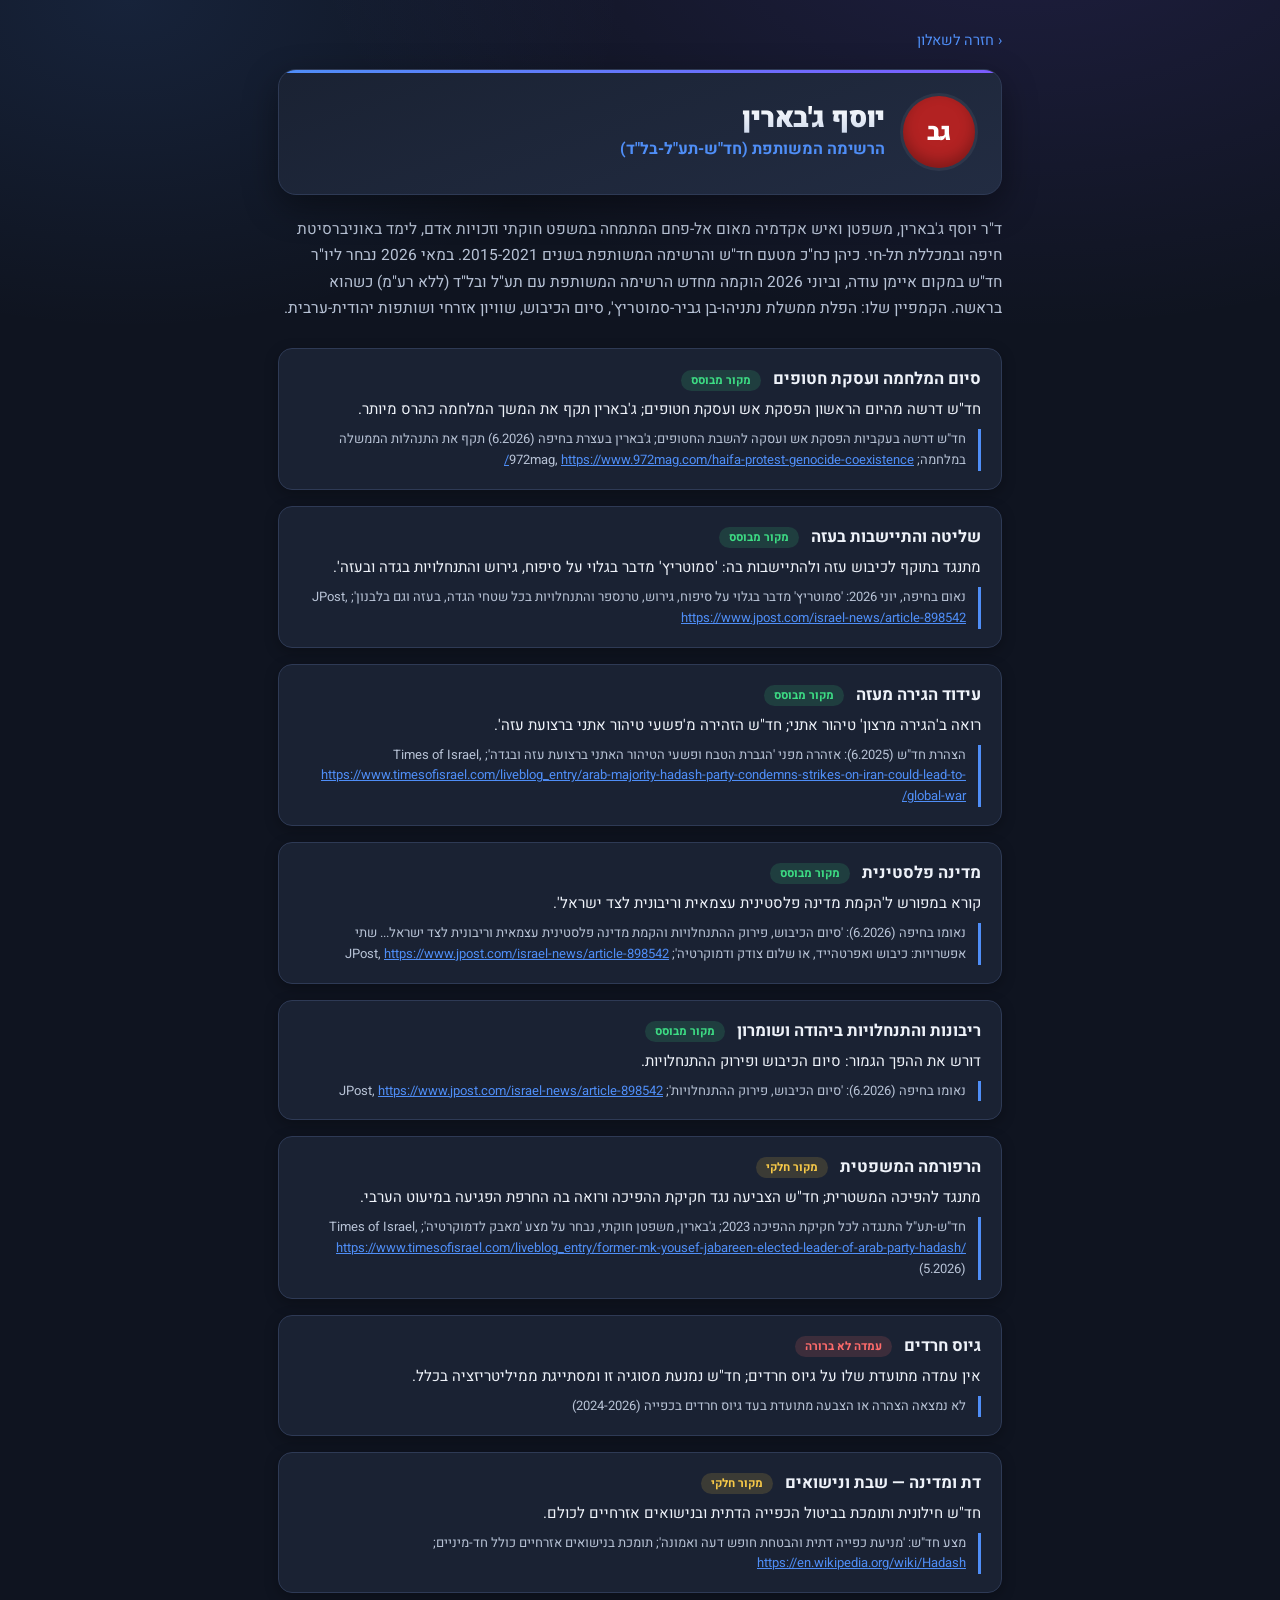
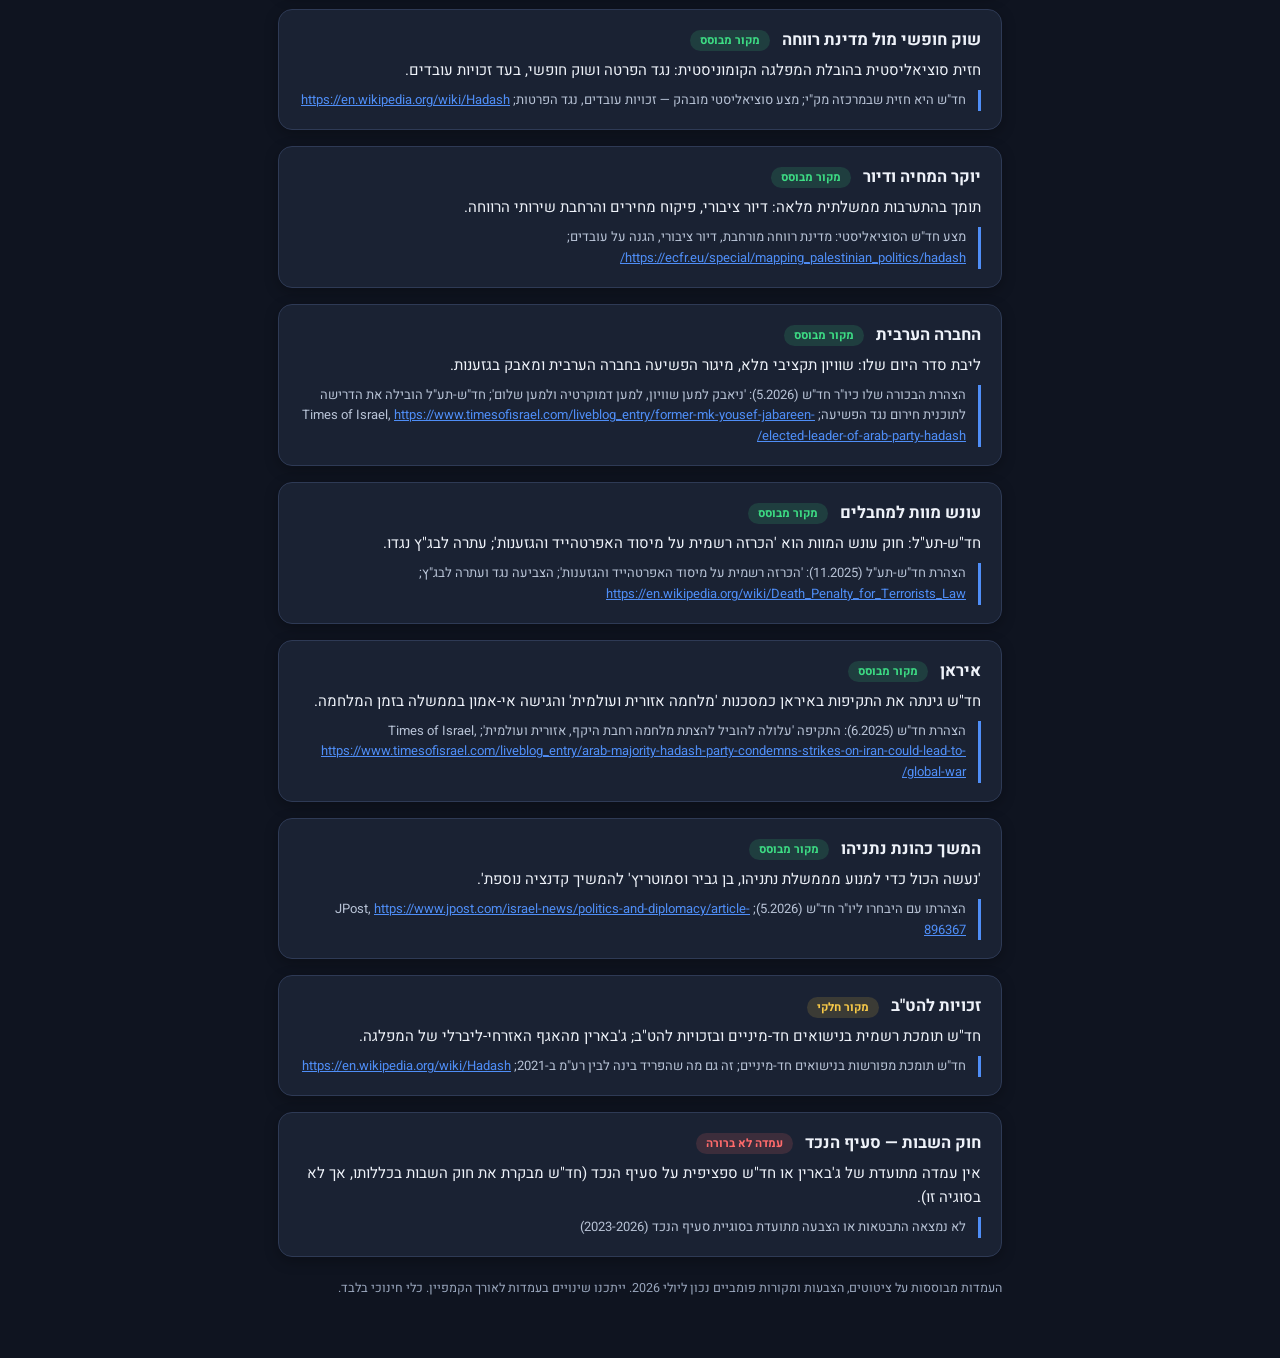
<file: agendas/jointlist.html>
<!DOCTYPE html>
<html lang="he" dir="rtl">
<head>
<meta charset="UTF-8">
<meta name="viewport" content="width=device-width, initial-scale=1.0">
<title>יוסף ג'בארין — האג'נדה המלאה | בחירות 2026</title>
<link rel="stylesheet" href="../css/style.css?v=8">
<link rel="preconnect" href="https://fonts.googleapis.com">
<link href="https://fonts.googleapis.com/css2?family=Heebo:wght@300;400;600;800;900&display=swap" rel="stylesheet">
</head>
<body>
<div class="agenda-body">
  <a class="back-link" href="../index.html">‹ חזרה לשאלון</a>
  <div class="agenda-header">
    <span class="avatar" style="background:#b22222">גב</span>
    <div>
      <h1>יוסף ג'בארין</h1>
      <div class="party">הרשימה המשותפת (חד"ש-תע"ל-בל"ד)</div>
    </div>
  </div>
  <p class="agenda-bio">ד"ר יוסף ג'בארין, משפטן ואיש אקדמיה מאום אל-פחם המתמחה במשפט חוקתי וזכויות אדם, לימד באוניברסיטת חיפה ובמכללת תל-חי. כיהן כח"כ מטעם חד"ש והרשימה המשותפת בשנים 2015-2021. במאי 2026 נבחר ליו"ר חד"ש במקום איימן עודה, וביוני 2026 הוקמה מחדש הרשימה המשותפת עם תע"ל ובל"ד (ללא רע"מ) כשהוא בראשה. הקמפיין שלו: הפלת ממשלת נתניהו-בן גביר-סמוטריץ', סיום הכיבוש, שוויון אזרחי ושותפות יהודית-ערבית.</p>
  <div class="agenda-section">
    <h3>סיום המלחמה ועסקת חטופים <span class="conf high">מקור מבוסס</span></h3>
    <p class="stance">חד"ש דרשה מהיום הראשון הפסקת אש ועסקת חטופים; ג'בארין תקף את המשך המלחמה כהרס מיותר.</p>
    <p class="evidence">חד"ש דרשה בעקביות הפסקת אש ועסקה להשבת החטופים; ג'בארין בעצרת בחיפה (6.2026) תקף את התנהלות הממשלה במלחמה; 972mag, <a href="https://www.972mag.com/haifa-protest-genocide-coexistence/" target="_blank" rel="noopener">https://www.972mag.com/haifa-protest-genocide-coexistence/</a></p>
  </div>
  <div class="agenda-section">
    <h3>שליטה והתיישבות בעזה <span class="conf high">מקור מבוסס</span></h3>
    <p class="stance">מתנגד בתוקף לכיבוש עזה ולהתיישבות בה: 'סמוטריץ' מדבר בגלוי על סיפוח, גירוש והתנחלויות בגדה ובעזה'.</p>
    <p class="evidence">נאום בחיפה, יוני 2026: 'סמוטריץ' מדבר בגלוי על סיפוח, גירוש, טרנספר והתנחלויות בכל שטחי הגדה, בעזה וגם בלבנון'; JPost, <a href="https://www.jpost.com/israel-news/article-898542" target="_blank" rel="noopener">https://www.jpost.com/israel-news/article-898542</a></p>
  </div>
  <div class="agenda-section">
    <h3>עידוד הגירה מעזה <span class="conf high">מקור מבוסס</span></h3>
    <p class="stance">רואה ב'הגירה מרצון' טיהור אתני; חד"ש הזהירה מ'פשעי טיהור אתני ברצועת עזה'.</p>
    <p class="evidence">הצהרת חד"ש (6.2025): אזהרה מפני 'הגברת הטבח ופשעי הטיהור האתני ברצועת עזה ובגדה'; Times of Israel, <a href="https://www.timesofisrael.com/liveblog_entry/arab-majority-hadash-party-condemns-strikes-on-iran-could-lead-to-global-war/" target="_blank" rel="noopener">https://www.timesofisrael.com/liveblog_entry/arab-majority-hadash-party-condemns-strikes-on-iran-could-lead-to-global-war/</a></p>
  </div>
  <div class="agenda-section">
    <h3>מדינה פלסטינית <span class="conf high">מקור מבוסס</span></h3>
    <p class="stance">קורא במפורש ל'הקמת מדינה פלסטינית עצמאית וריבונית לצד ישראל'.</p>
    <p class="evidence">נאומו בחיפה (6.2026): 'סיום הכיבוש, פירוק ההתנחלויות והקמת מדינה פלסטינית עצמאית וריבונית לצד ישראל... שתי אפשרויות: כיבוש ואפרטהייד, או שלום צודק ודמוקרטיה'; JPost, <a href="https://www.jpost.com/israel-news/article-898542" target="_blank" rel="noopener">https://www.jpost.com/israel-news/article-898542</a></p>
  </div>
  <div class="agenda-section">
    <h3>ריבונות והתנחלויות ביהודה ושומרון <span class="conf high">מקור מבוסס</span></h3>
    <p class="stance">דורש את ההפך הגמור: סיום הכיבוש ופירוק ההתנחלויות.</p>
    <p class="evidence">נאומו בחיפה (6.2026): 'סיום הכיבוש, פירוק ההתנחלויות'; JPost, <a href="https://www.jpost.com/israel-news/article-898542" target="_blank" rel="noopener">https://www.jpost.com/israel-news/article-898542</a></p>
  </div>
  <div class="agenda-section">
    <h3>הרפורמה המשפטית <span class="conf medium">מקור חלקי</span></h3>
    <p class="stance">מתנגד להפיכה המשטרית; חד"ש הצביעה נגד חקיקת ההפיכה ורואה בה החרפת הפגיעה במיעוט הערבי.</p>
    <p class="evidence">חד"ש-תע"ל התנגדה לכל חקיקת ההפיכה 2023; ג'בארין, משפטן חוקתי, נבחר על מצע 'מאבק לדמוקרטיה'; Times of Israel, <a href="https://www.timesofisrael.com/liveblog_entry/former-mk-yousef-jabareen-elected-leader-of-arab-party-hadash/" target="_blank" rel="noopener">https://www.timesofisrael.com/liveblog_entry/former-mk-yousef-jabareen-elected-leader-of-arab-party-hadash/</a> (5.2026)</p>
  </div>
  <div class="agenda-section">
    <h3>גיוס חרדים <span class="conf low">עמדה לא ברורה</span></h3>
    <p class="stance">אין עמדה מתועדת שלו על גיוס חרדים; חד"ש נמנעת מסוגיה זו ומסתייגת ממיליטריזציה בכלל.</p>
    <p class="evidence">לא נמצאה הצהרה או הצבעה מתועדת בעד גיוס חרדים בכפייה (2024-2026)</p>
  </div>
  <div class="agenda-section">
    <h3>דת ומדינה — שבת ונישואים <span class="conf medium">מקור חלקי</span></h3>
    <p class="stance">חד"ש חילונית ותומכת בביטול הכפייה הדתית ובנישואים אזרחיים לכולם.</p>
    <p class="evidence">מצע חד"ש: 'מניעת כפייה דתית והבטחת חופש דעה ואמונה'; תומכת בנישואים אזרחיים כולל חד-מיניים; <a href="https://en.wikipedia.org/wiki/Hadash" target="_blank" rel="noopener">https://en.wikipedia.org/wiki/Hadash</a></p>
  </div>
  <div class="agenda-section">
    <h3>שוק חופשי מול מדינת רווחה <span class="conf high">מקור מבוסס</span></h3>
    <p class="stance">חזית סוציאליסטית בהובלת המפלגה הקומוניסטית: נגד הפרטה ושוק חופשי, בעד זכויות עובדים.</p>
    <p class="evidence">חד"ש היא חזית שבמרכזה מק"י; מצע סוציאליסטי מובהק — זכויות עובדים, נגד הפרטות; <a href="https://en.wikipedia.org/wiki/Hadash" target="_blank" rel="noopener">https://en.wikipedia.org/wiki/Hadash</a></p>
  </div>
  <div class="agenda-section">
    <h3>יוקר המחיה ודיור <span class="conf high">מקור מבוסס</span></h3>
    <p class="stance">תומך בהתערבות ממשלתית מלאה: דיור ציבורי, פיקוח מחירים והרחבת שירותי הרווחה.</p>
    <p class="evidence">מצע חד"ש הסוציאליסטי: מדינת רווחה מורחבת, דיור ציבורי, הגנה על עובדים; <a href="https://ecfr.eu/special/mapping_palestinian_politics/hadash/" target="_blank" rel="noopener">https://ecfr.eu/special/mapping_palestinian_politics/hadash/</a></p>
  </div>
  <div class="agenda-section">
    <h3>החברה הערבית <span class="conf high">מקור מבוסס</span></h3>
    <p class="stance">ליבת סדר היום שלו: שוויון תקציבי מלא, מיגור הפשיעה בחברה הערבית ומאבק בגזענות.</p>
    <p class="evidence">הצהרת הבכורה שלו כיו"ר חד"ש (5.2026): 'ניאבק למען שוויון, למען דמוקרטיה ולמען שלום'; חד"ש-תע"ל הובילה את הדרישה לתוכנית חירום נגד הפשיעה; Times of Israel, <a href="https://www.timesofisrael.com/liveblog_entry/former-mk-yousef-jabareen-elected-leader-of-arab-party-hadash/" target="_blank" rel="noopener">https://www.timesofisrael.com/liveblog_entry/former-mk-yousef-jabareen-elected-leader-of-arab-party-hadash/</a></p>
  </div>
  <div class="agenda-section">
    <h3>עונש מוות למחבלים <span class="conf high">מקור מבוסס</span></h3>
    <p class="stance">חד"ש-תע"ל: חוק עונש המוות הוא 'הכרזה רשמית על מיסוד האפרטהייד והגזענות'; עתרה לבג"ץ נגדו.</p>
    <p class="evidence">הצהרת חד"ש-תע"ל (11.2025): 'הכרזה רשמית על מיסוד האפרטהייד והגזענות'; הצביעה נגד ועתרה לבג"ץ; <a href="https://en.wikipedia.org/wiki/Death_Penalty_for_Terrorists_Law" target="_blank" rel="noopener">https://en.wikipedia.org/wiki/Death_Penalty_for_Terrorists_Law</a></p>
  </div>
  <div class="agenda-section">
    <h3>איראן <span class="conf high">מקור מבוסס</span></h3>
    <p class="stance">חד"ש גינתה את התקיפות באיראן כמסכנות 'מלחמה אזורית ועולמית' והגישה אי-אמון בממשלה בזמן המלחמה.</p>
    <p class="evidence">הצהרת חד"ש (6.2025): התקיפה 'עלולה להוביל להצתת מלחמה רחבת היקף, אזורית ועולמית'; Times of Israel, <a href="https://www.timesofisrael.com/liveblog_entry/arab-majority-hadash-party-condemns-strikes-on-iran-could-lead-to-global-war/" target="_blank" rel="noopener">https://www.timesofisrael.com/liveblog_entry/arab-majority-hadash-party-condemns-strikes-on-iran-could-lead-to-global-war/</a></p>
  </div>
  <div class="agenda-section">
    <h3>המשך כהונת נתניהו <span class="conf high">מקור מבוסס</span></h3>
    <p class="stance">'נעשה הכול כדי למנוע מממשלת נתניהו, בן גביר וסמוטריץ' להמשיך קדנציה נוספת'.</p>
    <p class="evidence">הצהרתו עם היבחרו ליו"ר חד"ש (5.2026); JPost, <a href="https://www.jpost.com/israel-news/politics-and-diplomacy/article-896367" target="_blank" rel="noopener">https://www.jpost.com/israel-news/politics-and-diplomacy/article-896367</a></p>
  </div>
  <div class="agenda-section">
    <h3>זכויות להט"ב <span class="conf medium">מקור חלקי</span></h3>
    <p class="stance">חד"ש תומכת רשמית בנישואים חד-מיניים ובזכויות להט"ב; ג'בארין מהאגף האזרחי-ליברלי של המפלגה.</p>
    <p class="evidence">חד"ש תומכת מפורשות בנישואים חד-מיניים; זה גם מה שהפריד בינה לבין רע"מ ב-2021; <a href="https://en.wikipedia.org/wiki/Hadash" target="_blank" rel="noopener">https://en.wikipedia.org/wiki/Hadash</a></p>
  </div>
  <div class="agenda-section">
    <h3>חוק השבות — סעיף הנכד <span class="conf low">עמדה לא ברורה</span></h3>
    <p class="stance">אין עמדה מתועדת של ג'בארין או חד"ש ספציפית על סעיף הנכד (חד"ש מבקרת את חוק השבות בכללותו, אך לא בסוגיה זו).</p>
    <p class="evidence">לא נמצאה התבטאות או הצבעה מתועדת בסוגיית סעיף הנכד (2023-2026)</p>
  </div>
  <p class="disclaimer">העמדות מבוססות על ציטוטים, הצבעות ומקורות פומביים נכון ליולי 2026. ייתכנו שינויים בעמדות לאורך הקמפיין. כלי חינוכי בלבד.</p>
</div>
</body>
</html>
</file>
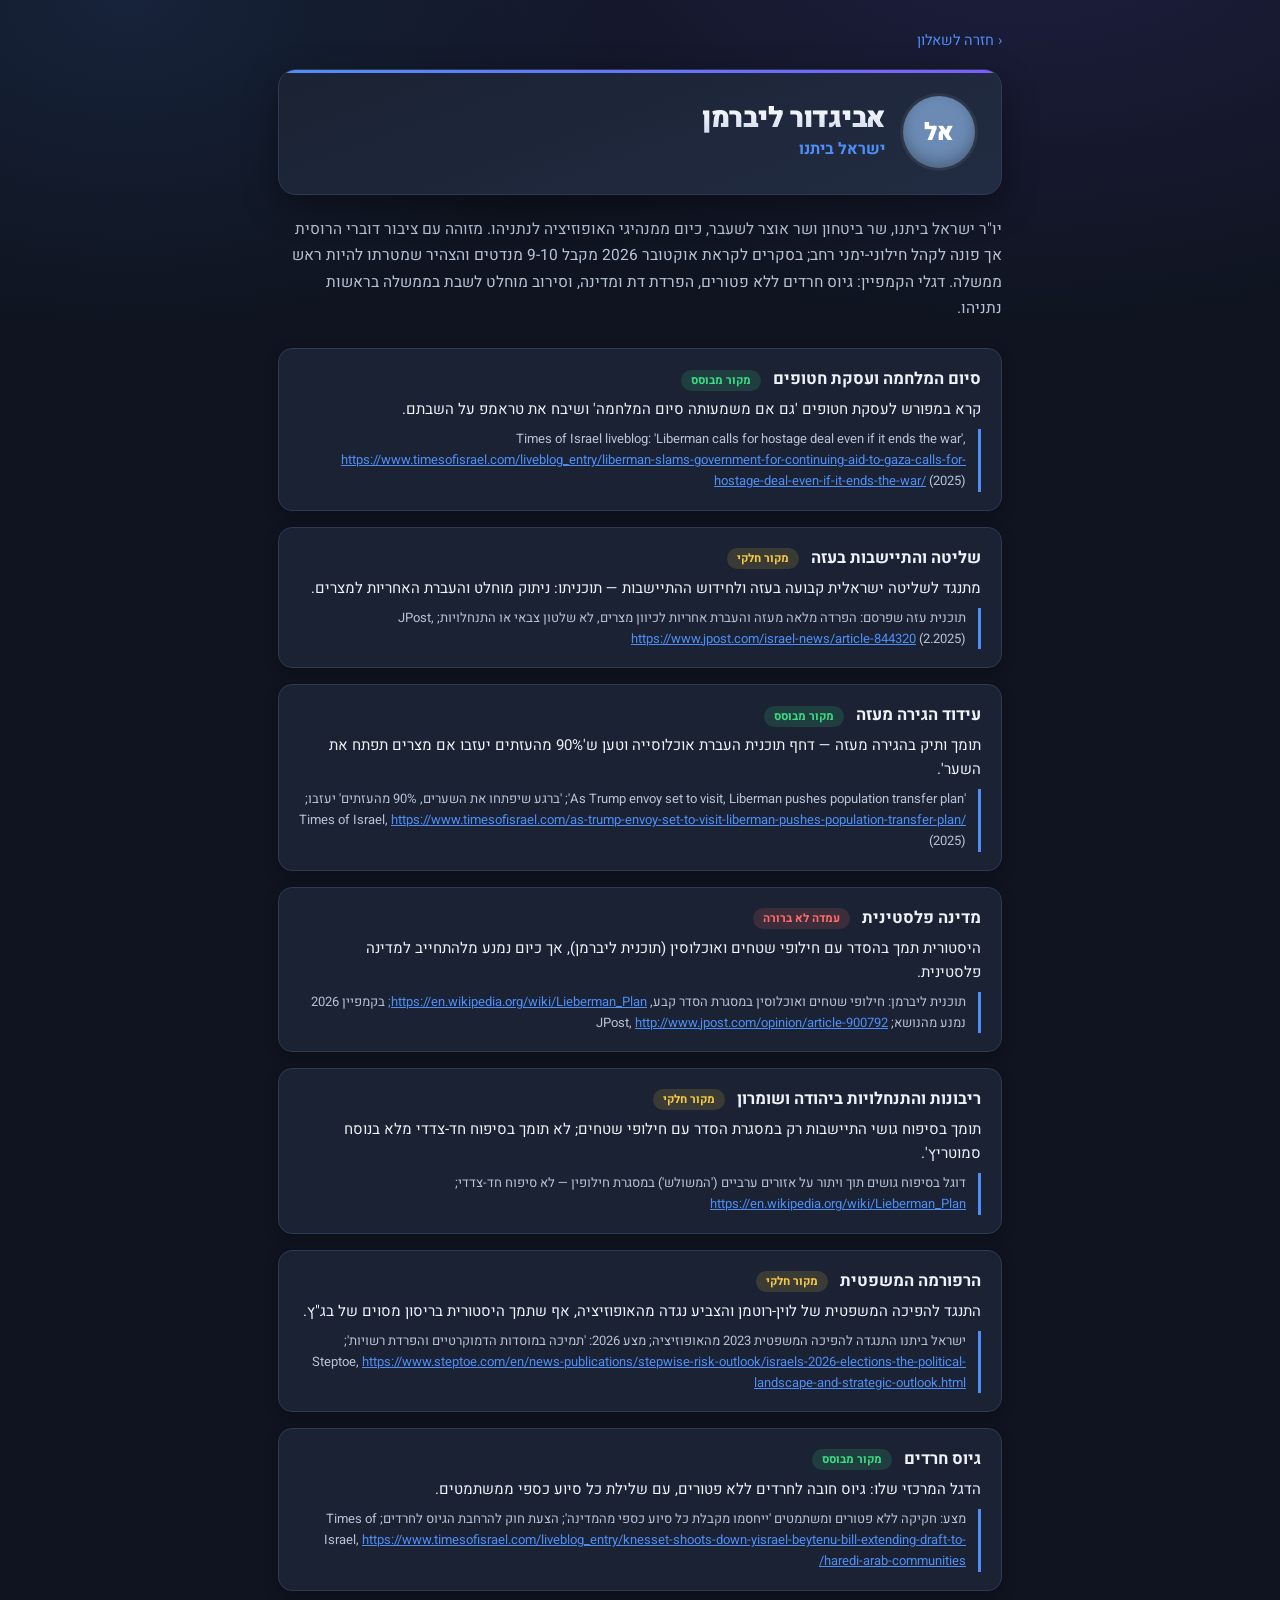
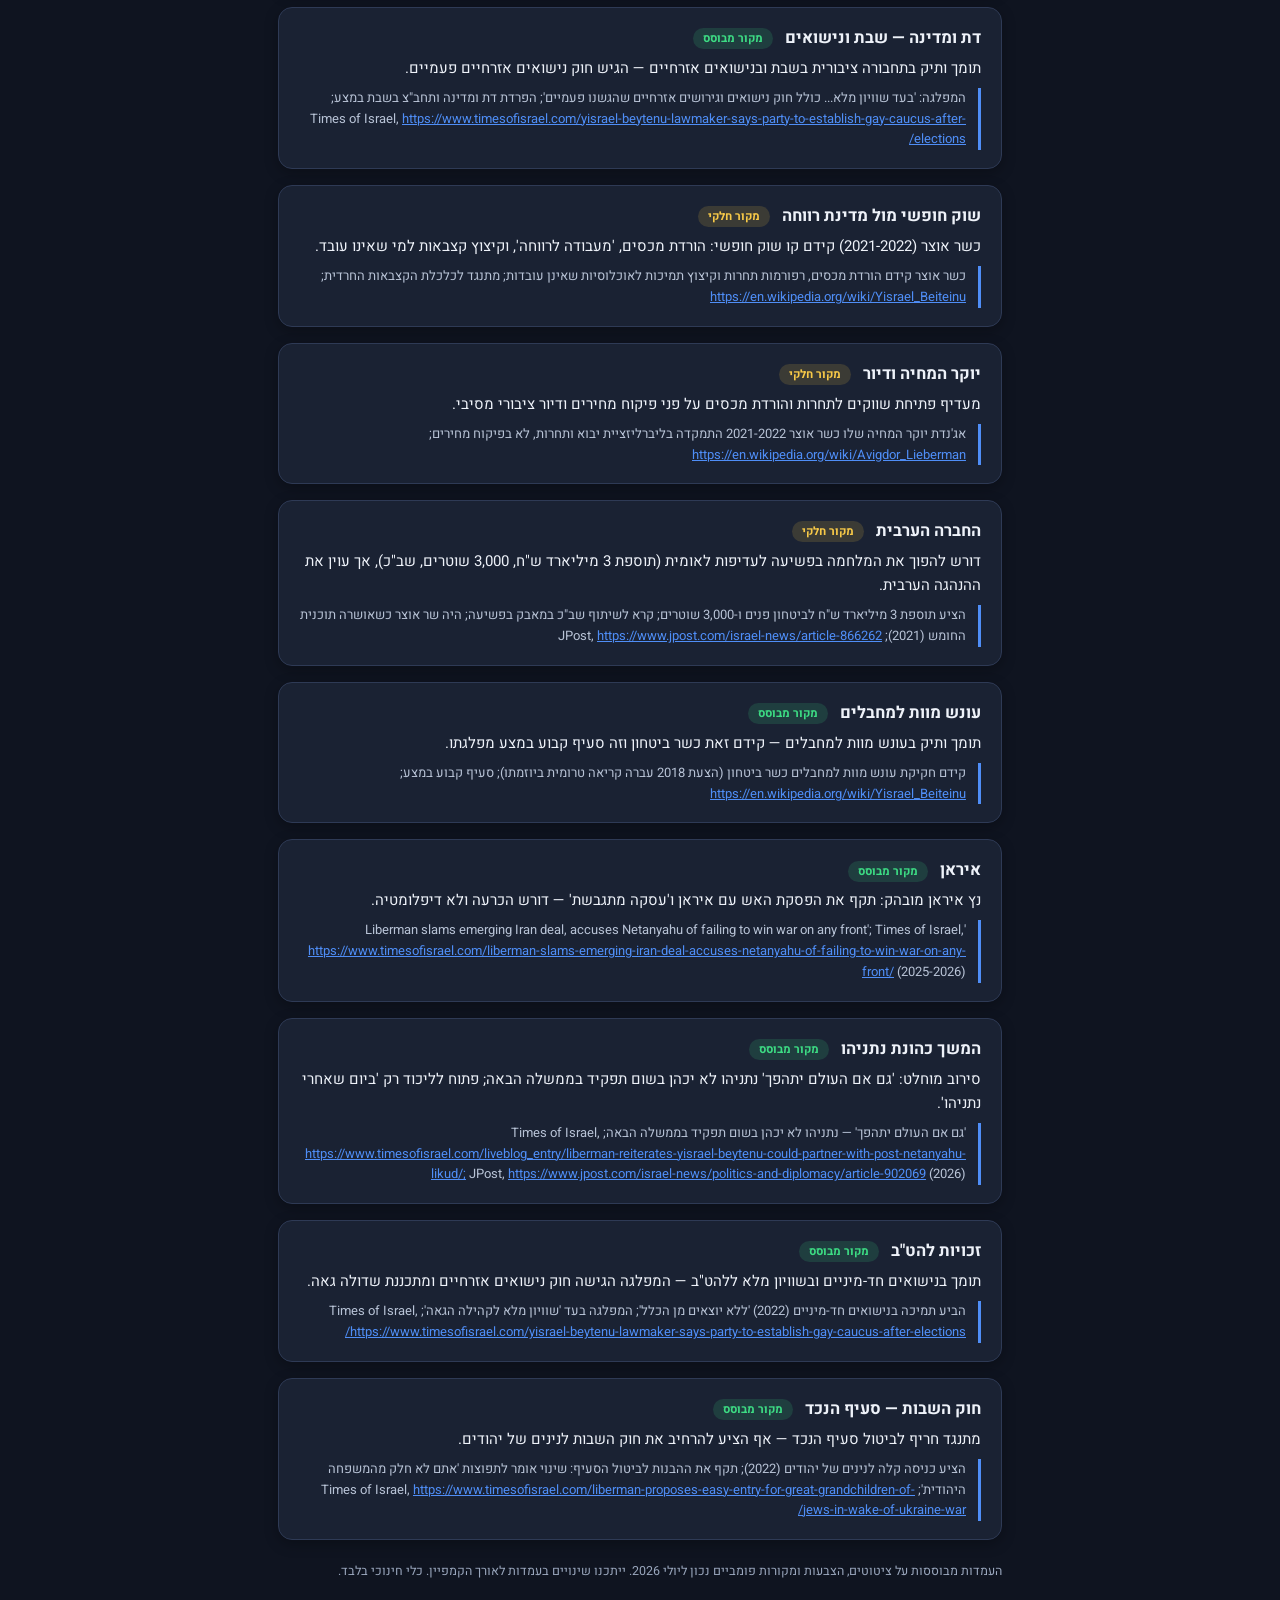
<file: agendas/lieberman.html>
<!DOCTYPE html>
<html lang="he" dir="rtl">
<head>
<meta charset="UTF-8">
<meta name="viewport" content="width=device-width, initial-scale=1.0">
<title>אביגדור ליברמן — האג'נדה המלאה | בחירות 2026</title>
<link rel="stylesheet" href="../css/style.css?v=8">
<link rel="preconnect" href="https://fonts.googleapis.com">
<link href="https://fonts.googleapis.com/css2?family=Heebo:wght@300;400;600;800;900&display=swap" rel="stylesheet">
</head>
<body>
<div class="agenda-body">
  <a class="back-link" href="../index.html">‹ חזרה לשאלון</a>
  <div class="agenda-header">
    <span class="avatar" style="background:#6b8bb5">אל</span>
    <div>
      <h1>אביגדור ליברמן</h1>
      <div class="party">ישראל ביתנו</div>
    </div>
  </div>
  <p class="agenda-bio">יו"ר ישראל ביתנו, שר ביטחון ושר אוצר לשעבר, כיום ממנהיגי האופוזיציה לנתניהו. מזוהה עם ציבור דוברי הרוסית אך פונה לקהל חילוני-ימני רחב; בסקרים לקראת אוקטובר 2026 מקבל 9-10 מנדטים והצהיר שמטרתו להיות ראש ממשלה. דגלי הקמפיין: גיוס חרדים ללא פטורים, הפרדת דת ומדינה, וסירוב מוחלט לשבת בממשלה בראשות נתניהו.</p>
  <div class="agenda-section">
    <h3>סיום המלחמה ועסקת חטופים <span class="conf high">מקור מבוסס</span></h3>
    <p class="stance">קרא במפורש לעסקת חטופים 'גם אם משמעותה סיום המלחמה' ושיבח את טראמפ על השבתם.</p>
    <p class="evidence">Times of Israel liveblog: 'Liberman calls for hostage deal even if it ends the war', <a href="https://www.timesofisrael.com/liveblog_entry/liberman-slams-government-for-continuing-aid-to-gaza-calls-for-hostage-deal-even-if-it-ends-the-war/" target="_blank" rel="noopener">https://www.timesofisrael.com/liveblog_entry/liberman-slams-government-for-continuing-aid-to-gaza-calls-for-hostage-deal-even-if-it-ends-the-war/</a> (2025)</p>
  </div>
  <div class="agenda-section">
    <h3>שליטה והתיישבות בעזה <span class="conf medium">מקור חלקי</span></h3>
    <p class="stance">מתנגד לשליטה ישראלית קבועה בעזה ולחידוש ההתיישבות — תוכניתו: ניתוק מוחלט והעברת האחריות למצרים.</p>
    <p class="evidence">תוכנית עזה שפרסם: הפרדה מלאה מעזה והעברת אחריות לכיוון מצרים, לא שלטון צבאי או התנחלויות; JPost, <a href="https://www.jpost.com/israel-news/article-844320" target="_blank" rel="noopener">https://www.jpost.com/israel-news/article-844320</a> (2.2025)</p>
  </div>
  <div class="agenda-section">
    <h3>עידוד הגירה מעזה <span class="conf high">מקור מבוסס</span></h3>
    <p class="stance">תומך ותיק בהגירה מעזה — דחף תוכנית העברת אוכלוסייה וטען ש'90% מהעזתים יעזבו אם מצרים תפתח את השער'.</p>
    <p class="evidence">'As Trump envoy set to visit, Liberman pushes population transfer plan'; 'ברגע שיפתחו את השערים, 90% מהעזתים' יעזבו; Times of Israel, <a href="https://www.timesofisrael.com/as-trump-envoy-set-to-visit-liberman-pushes-population-transfer-plan/" target="_blank" rel="noopener">https://www.timesofisrael.com/as-trump-envoy-set-to-visit-liberman-pushes-population-transfer-plan/</a> (2025)</p>
  </div>
  <div class="agenda-section">
    <h3>מדינה פלסטינית <span class="conf low">עמדה לא ברורה</span></h3>
    <p class="stance">היסטורית תמך בהסדר עם חילופי שטחים ואוכלוסין (תוכנית ליברמן), אך כיום נמנע מלהתחייב למדינה פלסטינית.</p>
    <p class="evidence">תוכנית ליברמן: חילופי שטחים ואוכלוסין במסגרת הסדר קבע, <a href="https://en.wikipedia.org/wiki/Lieberman_Plan;" target="_blank" rel="noopener">https://en.wikipedia.org/wiki/Lieberman_Plan;</a> בקמפיין 2026 נמנע מהנושא; JPost, <a href="http://www.jpost.com/opinion/article-900792" target="_blank" rel="noopener">http://www.jpost.com/opinion/article-900792</a></p>
  </div>
  <div class="agenda-section">
    <h3>ריבונות והתנחלויות ביהודה ושומרון <span class="conf medium">מקור חלקי</span></h3>
    <p class="stance">תומך בסיפוח גושי התיישבות רק במסגרת הסדר עם חילופי שטחים; לא תומך בסיפוח חד-צדדי מלא בנוסח סמוטריץ'.</p>
    <p class="evidence">דוגל בסיפוח גושים תוך ויתור על אזורים ערביים ('המשולש') במסגרת חילופין — לא סיפוח חד-צדדי; <a href="https://en.wikipedia.org/wiki/Lieberman_Plan" target="_blank" rel="noopener">https://en.wikipedia.org/wiki/Lieberman_Plan</a></p>
  </div>
  <div class="agenda-section">
    <h3>הרפורמה המשפטית <span class="conf medium">מקור חלקי</span></h3>
    <p class="stance">התנגד להפיכה המשפטית של לוין-רוטמן והצביע נגדה מהאופוזיציה, אף שתמך היסטורית בריסון מסוים של בג"ץ.</p>
    <p class="evidence">ישראל ביתנו התנגדה להפיכה המשפטית 2023 מהאופוזיציה; מצע 2026: 'תמיכה במוסדות הדמוקרטיים והפרדת רשויות'; Steptoe, <a href="https://www.steptoe.com/en/news-publications/stepwise-risk-outlook/israels-2026-elections-the-political-landscape-and-strategic-outlook.html" target="_blank" rel="noopener">https://www.steptoe.com/en/news-publications/stepwise-risk-outlook/israels-2026-elections-the-political-landscape-and-strategic-outlook.html</a></p>
  </div>
  <div class="agenda-section">
    <h3>גיוס חרדים <span class="conf high">מקור מבוסס</span></h3>
    <p class="stance">הדגל המרכזי שלו: גיוס חובה לחרדים ללא פטורים, עם שלילת כל סיוע כספי ממשתמטים.</p>
    <p class="evidence">מצע: חקיקה ללא פטורים ומשתמטים 'ייחסמו מקבלת כל סיוע כספי מהמדינה'; הצעת חוק להרחבת הגיוס לחרדים; Times of Israel, <a href="https://www.timesofisrael.com/liveblog_entry/knesset-shoots-down-yisrael-beytenu-bill-extending-draft-to-haredi-arab-communities/" target="_blank" rel="noopener">https://www.timesofisrael.com/liveblog_entry/knesset-shoots-down-yisrael-beytenu-bill-extending-draft-to-haredi-arab-communities/</a></p>
  </div>
  <div class="agenda-section">
    <h3>דת ומדינה — שבת ונישואים <span class="conf high">מקור מבוסס</span></h3>
    <p class="stance">תומך ותיק בתחבורה ציבורית בשבת ובנישואים אזרחיים — הגיש חוק נישואים אזרחיים פעמיים.</p>
    <p class="evidence">המפלגה: 'בעד שוויון מלא... כולל חוק נישואים וגירושים אזרחיים שהגשנו פעמיים'; הפרדת דת ומדינה ותחב"צ בשבת במצע; Times of Israel, <a href="https://www.timesofisrael.com/yisrael-beytenu-lawmaker-says-party-to-establish-gay-caucus-after-elections/" target="_blank" rel="noopener">https://www.timesofisrael.com/yisrael-beytenu-lawmaker-says-party-to-establish-gay-caucus-after-elections/</a></p>
  </div>
  <div class="agenda-section">
    <h3>שוק חופשי מול מדינת רווחה <span class="conf medium">מקור חלקי</span></h3>
    <p class="stance">כשר אוצר (2021-2022) קידם קו שוק חופשי: הורדת מכסים, 'מעבודה לרווחה', וקיצוץ קצבאות למי שאינו עובד.</p>
    <p class="evidence">כשר אוצר קידם הורדת מכסים, רפורמות תחרות וקיצוץ תמיכות לאוכלוסיות שאינן עובדות; מתנגד לכלכלת הקצבאות החרדית; <a href="https://en.wikipedia.org/wiki/Yisrael_Beiteinu" target="_blank" rel="noopener">https://en.wikipedia.org/wiki/Yisrael_Beiteinu</a></p>
  </div>
  <div class="agenda-section">
    <h3>יוקר המחיה ודיור <span class="conf medium">מקור חלקי</span></h3>
    <p class="stance">מעדיף פתיחת שווקים לתחרות והורדת מכסים על פני פיקוח מחירים ודיור ציבורי מסיבי.</p>
    <p class="evidence">אג'נדת יוקר המחיה שלו כשר אוצר 2021-2022 התמקדה בליברליזציית יבוא ותחרות, לא בפיקוח מחירים; <a href="https://en.wikipedia.org/wiki/Avigdor_Lieberman" target="_blank" rel="noopener">https://en.wikipedia.org/wiki/Avigdor_Lieberman</a></p>
  </div>
  <div class="agenda-section">
    <h3>החברה הערבית <span class="conf medium">מקור חלקי</span></h3>
    <p class="stance">דורש להפוך את המלחמה בפשיעה לעדיפות לאומית (תוספת 3 מיליארד ש"ח, 3,000 שוטרים, שב"כ), אך עוין את ההנהגה הערבית.</p>
    <p class="evidence">הציע תוספת 3 מיליארד ש"ח לביטחון פנים ו-3,000 שוטרים; קרא לשיתוף שב"כ במאבק בפשיעה; היה שר אוצר כשאושרה תוכנית החומש (2021); JPost, <a href="https://www.jpost.com/israel-news/article-866262" target="_blank" rel="noopener">https://www.jpost.com/israel-news/article-866262</a></p>
  </div>
  <div class="agenda-section">
    <h3>עונש מוות למחבלים <span class="conf high">מקור מבוסס</span></h3>
    <p class="stance">תומך ותיק בעונש מוות למחבלים — קידם זאת כשר ביטחון וזה סעיף קבוע במצע מפלגתו.</p>
    <p class="evidence">קידם חקיקת עונש מוות למחבלים כשר ביטחון (הצעת 2018 עברה קריאה טרומית ביוזמתו); סעיף קבוע במצע; <a href="https://en.wikipedia.org/wiki/Yisrael_Beiteinu" target="_blank" rel="noopener">https://en.wikipedia.org/wiki/Yisrael_Beiteinu</a></p>
  </div>
  <div class="agenda-section">
    <h3>איראן <span class="conf high">מקור מבוסס</span></h3>
    <p class="stance">נץ איראן מובהק: תקף את הפסקת האש עם איראן ו'עסקה מתגבשת' — דורש הכרעה ולא דיפלומטיה.</p>
    <p class="evidence">'Liberman slams emerging Iran deal, accuses Netanyahu of failing to win war on any front'; Times of Israel, <a href="https://www.timesofisrael.com/liberman-slams-emerging-iran-deal-accuses-netanyahu-of-failing-to-win-war-on-any-front/" target="_blank" rel="noopener">https://www.timesofisrael.com/liberman-slams-emerging-iran-deal-accuses-netanyahu-of-failing-to-win-war-on-any-front/</a> (2025-2026)</p>
  </div>
  <div class="agenda-section">
    <h3>המשך כהונת נתניהו <span class="conf high">מקור מבוסס</span></h3>
    <p class="stance">סירוב מוחלט: 'גם אם העולם יתהפך' נתניהו לא יכהן בשום תפקיד בממשלה הבאה; פתוח לליכוד רק 'ביום שאחרי נתניהו'.</p>
    <p class="evidence">'גם אם העולם יתהפך' — נתניהו לא יכהן בשום תפקיד בממשלה הבאה; Times of Israel, <a href="https://www.timesofisrael.com/liveblog_entry/liberman-reiterates-yisrael-beytenu-could-partner-with-post-netanyahu-likud/;" target="_blank" rel="noopener">https://www.timesofisrael.com/liveblog_entry/liberman-reiterates-yisrael-beytenu-could-partner-with-post-netanyahu-likud/;</a> JPost, <a href="https://www.jpost.com/israel-news/politics-and-diplomacy/article-902069" target="_blank" rel="noopener">https://www.jpost.com/israel-news/politics-and-diplomacy/article-902069</a> (2026)</p>
  </div>
  <div class="agenda-section">
    <h3>זכויות להט"ב <span class="conf high">מקור מבוסס</span></h3>
    <p class="stance">תומך בנישואים חד-מיניים ובשוויון מלא ללהט"ב — המפלגה הגישה חוק נישואים אזרחיים ומתכננת שדולה גאה.</p>
    <p class="evidence">הביע תמיכה בנישואים חד-מיניים (2022) 'ללא יוצאים מן הכלל'; המפלגה בעד 'שוויון מלא לקהילה הגאה'; Times of Israel, <a href="https://www.timesofisrael.com/yisrael-beytenu-lawmaker-says-party-to-establish-gay-caucus-after-elections/" target="_blank" rel="noopener">https://www.timesofisrael.com/yisrael-beytenu-lawmaker-says-party-to-establish-gay-caucus-after-elections/</a></p>
  </div>
  <div class="agenda-section">
    <h3>חוק השבות — סעיף הנכד <span class="conf high">מקור מבוסס</span></h3>
    <p class="stance">מתנגד חריף לביטול סעיף הנכד — אף הציע להרחיב את חוק השבות לנינים של יהודים.</p>
    <p class="evidence">הציע כניסה קלה לנינים של יהודים (2022); תקף את ההבנות לביטול הסעיף: שינוי אומר לתפוצות 'אתם לא חלק מהמשפחה היהודית'; Times of Israel, <a href="https://www.timesofisrael.com/liberman-proposes-easy-entry-for-great-grandchildren-of-jews-in-wake-of-ukraine-war/" target="_blank" rel="noopener">https://www.timesofisrael.com/liberman-proposes-easy-entry-for-great-grandchildren-of-jews-in-wake-of-ukraine-war/</a></p>
  </div>
  <p class="disclaimer">העמדות מבוססות על ציטוטים, הצבעות ומקורות פומביים נכון ליולי 2026. ייתכנו שינויים בעמדות לאורך הקמפיין. כלי חינוכי בלבד.</p>
</div>
</body>
</html>
</file>
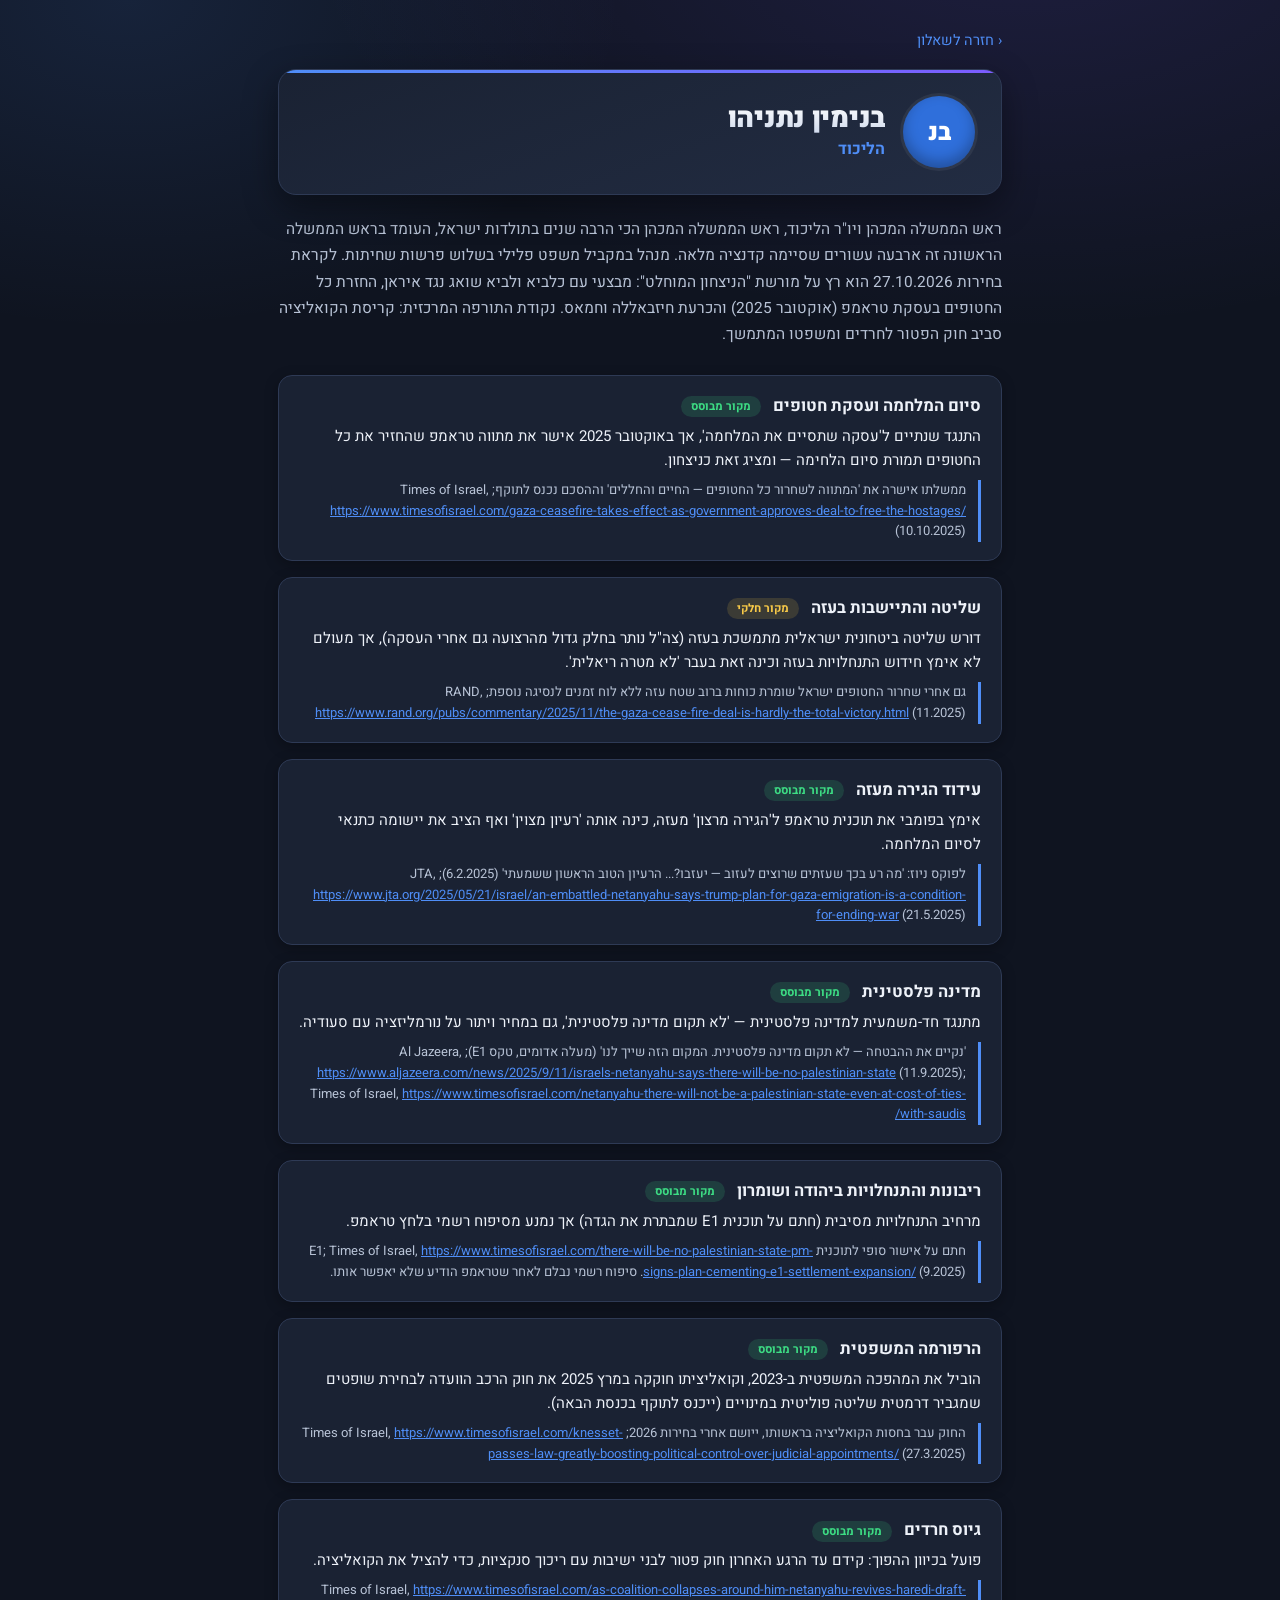
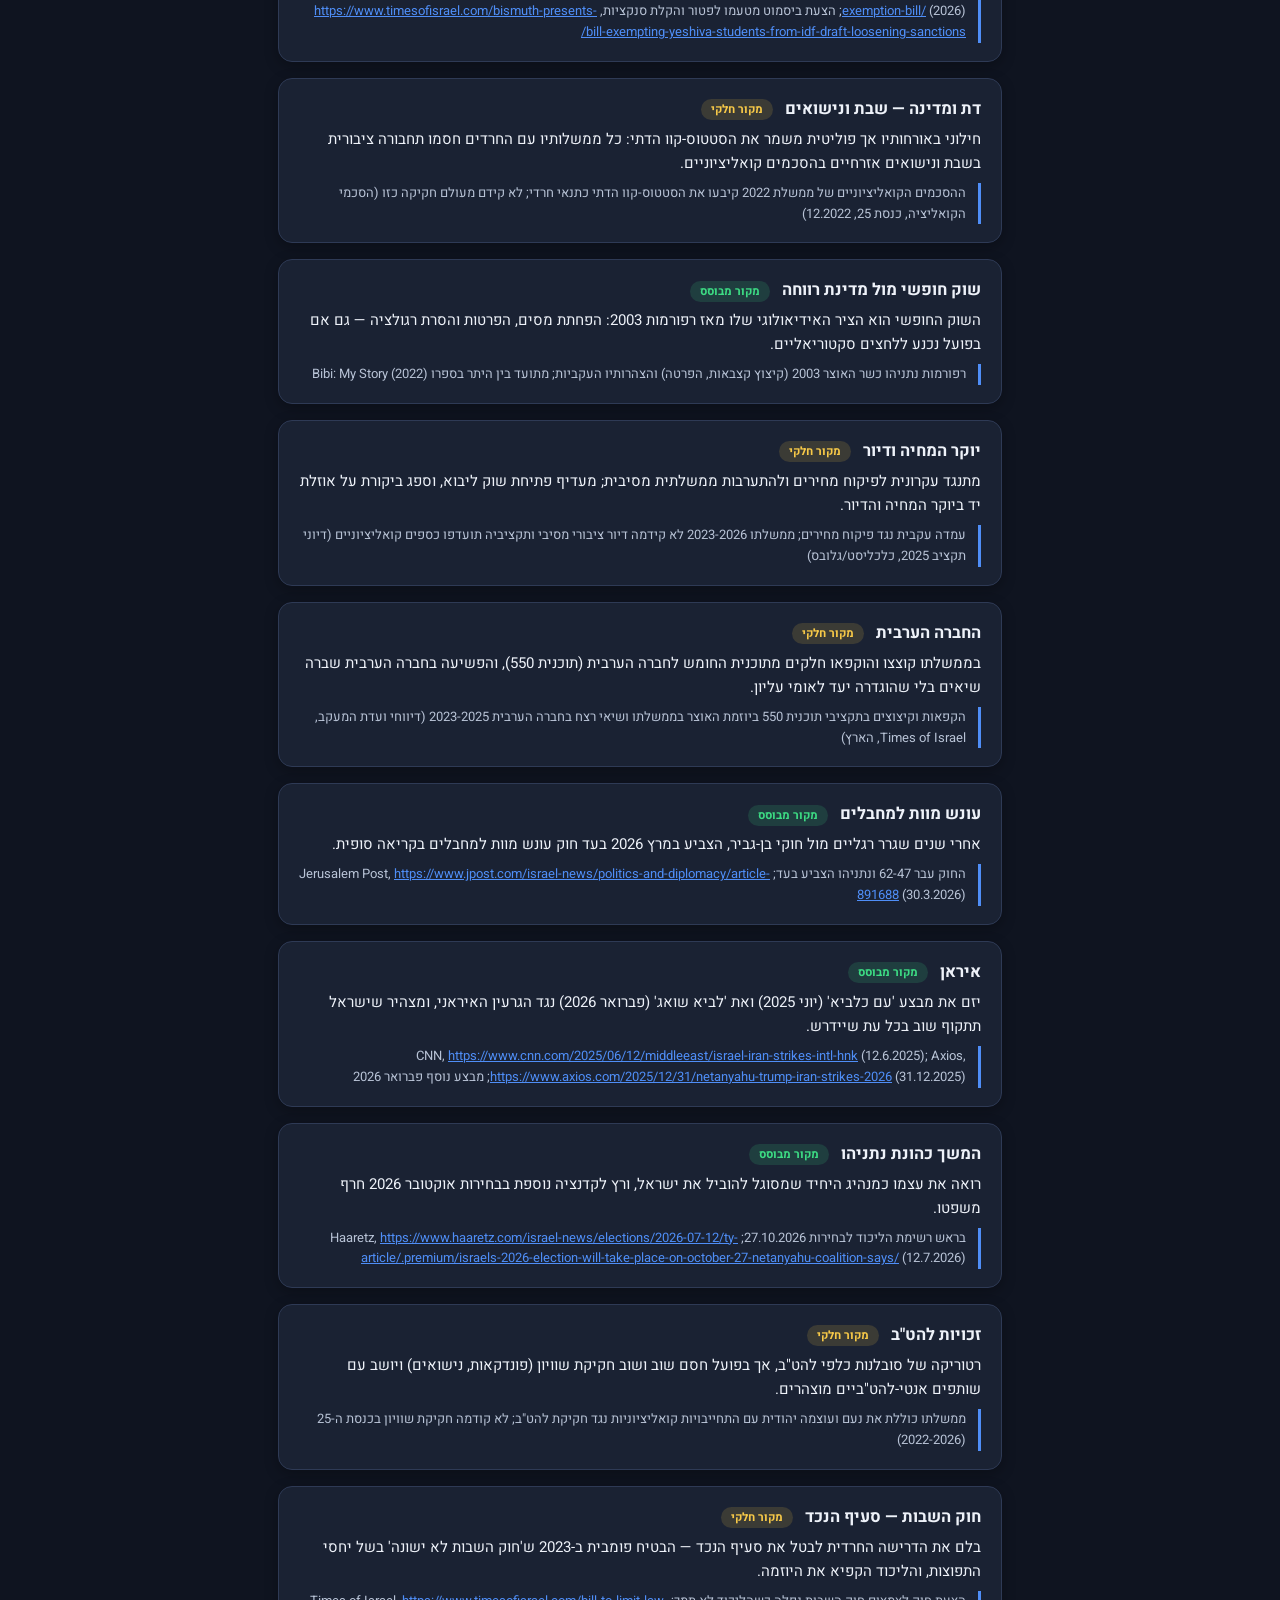
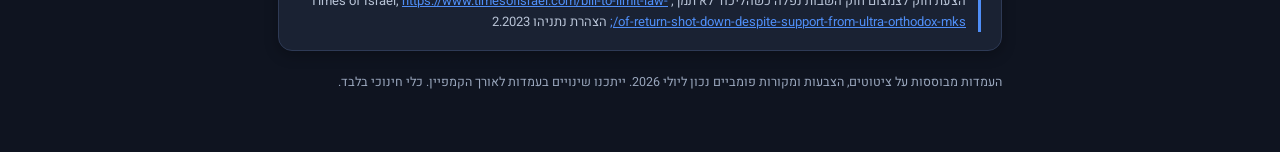
<file: agendas/netanyahu.html>
<!DOCTYPE html>
<html lang="he" dir="rtl">
<head>
<meta charset="UTF-8">
<meta name="viewport" content="width=device-width, initial-scale=1.0">
<title>בנימין נתניהו — האג'נדה המלאה | בחירות 2026</title>
<link rel="stylesheet" href="../css/style.css?v=8">
<link rel="preconnect" href="https://fonts.googleapis.com">
<link href="https://fonts.googleapis.com/css2?family=Heebo:wght@300;400;600;800;900&display=swap" rel="stylesheet">
</head>
<body>
<div class="agenda-body">
  <a class="back-link" href="../index.html">‹ חזרה לשאלון</a>
  <div class="agenda-header">
    <span class="avatar" style="background:#2f6fdb">בנ</span>
    <div>
      <h1>בנימין נתניהו</h1>
      <div class="party">הליכוד</div>
    </div>
  </div>
  <p class="agenda-bio">ראש הממשלה המכהן ויו"ר הליכוד, ראש הממשלה המכהן הכי הרבה שנים בתולדות ישראל, העומד בראש הממשלה הראשונה זה ארבעה עשורים שסיימה קדנציה מלאה. מנהל במקביל משפט פלילי בשלוש פרשות שחיתות. לקראת בחירות 27.10.2026 הוא רץ על מורשת "הניצחון המוחלט": מבצעי עם כלביא ולביא שואג נגד איראן, החזרת כל החטופים בעסקת טראמפ (אוקטובר 2025) והכרעת חיזבאללה וחמאס. נקודת התורפה המרכזית: קריסת הקואליציה סביב חוק הפטור לחרדים ומשפטו המתמשך.</p>
  <div class="agenda-section">
    <h3>סיום המלחמה ועסקת חטופים <span class="conf high">מקור מבוסס</span></h3>
    <p class="stance">התנגד שנתיים ל'עסקה שתסיים את המלחמה', אך באוקטובר 2025 אישר את מתווה טראמפ שהחזיר את כל החטופים תמורת סיום הלחימה — ומציג זאת כניצחון.</p>
    <p class="evidence">ממשלתו אישרה את 'המתווה לשחרור כל החטופים — החיים והחללים' וההסכם נכנס לתוקף; Times of Israel, <a href="https://www.timesofisrael.com/gaza-ceasefire-takes-effect-as-government-approves-deal-to-free-the-hostages/" target="_blank" rel="noopener">https://www.timesofisrael.com/gaza-ceasefire-takes-effect-as-government-approves-deal-to-free-the-hostages/</a> (10.10.2025)</p>
  </div>
  <div class="agenda-section">
    <h3>שליטה והתיישבות בעזה <span class="conf medium">מקור חלקי</span></h3>
    <p class="stance">דורש שליטה ביטחונית ישראלית מתמשכת בעזה (צה"ל נותר בחלק גדול מהרצועה גם אחרי העסקה), אך מעולם לא אימץ חידוש התנחלויות בעזה וכינה זאת בעבר 'לא מטרה ריאלית'.</p>
    <p class="evidence">גם אחרי שחרור החטופים ישראל שומרת כוחות ברוב שטח עזה ללא לוח זמנים לנסיגה נוספת; RAND, <a href="https://www.rand.org/pubs/commentary/2025/11/the-gaza-cease-fire-deal-is-hardly-the-total-victory.html" target="_blank" rel="noopener">https://www.rand.org/pubs/commentary/2025/11/the-gaza-cease-fire-deal-is-hardly-the-total-victory.html</a> (11.2025)</p>
  </div>
  <div class="agenda-section">
    <h3>עידוד הגירה מעזה <span class="conf high">מקור מבוסס</span></h3>
    <p class="stance">אימץ בפומבי את תוכנית טראמפ ל'הגירה מרצון' מעזה, כינה אותה 'רעיון מצוין' ואף הציב את יישומה כתנאי לסיום המלחמה.</p>
    <p class="evidence">לפוקס ניוז: 'מה רע בכך שעזתים שרוצים לעזוב — יעזבו?... הרעיון הטוב הראשון ששמעתי' (6.2.2025); JTA, <a href="https://www.jta.org/2025/05/21/israel/an-embattled-netanyahu-says-trump-plan-for-gaza-emigration-is-a-condition-for-ending-war" target="_blank" rel="noopener">https://www.jta.org/2025/05/21/israel/an-embattled-netanyahu-says-trump-plan-for-gaza-emigration-is-a-condition-for-ending-war</a> (21.5.2025)</p>
  </div>
  <div class="agenda-section">
    <h3>מדינה פלסטינית <span class="conf high">מקור מבוסס</span></h3>
    <p class="stance">מתנגד חד-משמעית למדינה פלסטינית — 'לא תקום מדינה פלסטינית', גם במחיר ויתור על נורמליזציה עם סעודיה.</p>
    <p class="evidence">'נקיים את ההבטחה — לא תקום מדינה פלסטינית. המקום הזה שייך לנו' (מעלה אדומים, טקס E1); Al Jazeera, <a href="https://www.aljazeera.com/news/2025/9/11/israels-netanyahu-says-there-will-be-no-palestinian-state" target="_blank" rel="noopener">https://www.aljazeera.com/news/2025/9/11/israels-netanyahu-says-there-will-be-no-palestinian-state</a> (11.9.2025); Times of Israel, <a href="https://www.timesofisrael.com/netanyahu-there-will-not-be-a-palestinian-state-even-at-cost-of-ties-with-saudis/" target="_blank" rel="noopener">https://www.timesofisrael.com/netanyahu-there-will-not-be-a-palestinian-state-even-at-cost-of-ties-with-saudis/</a></p>
  </div>
  <div class="agenda-section">
    <h3>ריבונות והתנחלויות ביהודה ושומרון <span class="conf high">מקור מבוסס</span></h3>
    <p class="stance">מרחיב התנחלויות מסיבית (חתם על תוכנית E1 שמבתרת את הגדה) אך נמנע מסיפוח רשמי בלחץ טראמפ.</p>
    <p class="evidence">חתם על אישור סופי לתוכנית E1; Times of Israel, <a href="https://www.timesofisrael.com/there-will-be-no-palestinian-state-pm-signs-plan-cementing-e1-settlement-expansion/" target="_blank" rel="noopener">https://www.timesofisrael.com/there-will-be-no-palestinian-state-pm-signs-plan-cementing-e1-settlement-expansion/</a> (9.2025). סיפוח רשמי נבלם לאחר שטראמפ הודיע שלא יאפשר אותו.</p>
  </div>
  <div class="agenda-section">
    <h3>הרפורמה המשפטית <span class="conf high">מקור מבוסס</span></h3>
    <p class="stance">הוביל את המהפכה המשפטית ב-2023, וקואליציתו חוקקה במרץ 2025 את חוק הרכב הוועדה לבחירת שופטים שמגביר דרמטית שליטה פוליטית במינויים (ייכנס לתוקף בכנסת הבאה).</p>
    <p class="evidence">החוק עבר בחסות הקואליציה בראשותו, ייושם אחרי בחירות 2026; Times of Israel, <a href="https://www.timesofisrael.com/knesset-passes-law-greatly-boosting-political-control-over-judicial-appointments/" target="_blank" rel="noopener">https://www.timesofisrael.com/knesset-passes-law-greatly-boosting-political-control-over-judicial-appointments/</a> (27.3.2025)</p>
  </div>
  <div class="agenda-section">
    <h3>גיוס חרדים <span class="conf high">מקור מבוסס</span></h3>
    <p class="stance">פועל בכיוון ההפוך: קידם עד הרגע האחרון חוק פטור לבני ישיבות עם ריכוך סנקציות, כדי להציל את הקואליציה.</p>
    <p class="evidence">Times of Israel, <a href="https://www.timesofisrael.com/as-coalition-collapses-around-him-netanyahu-revives-haredi-draft-exemption-bill/" target="_blank" rel="noopener">https://www.timesofisrael.com/as-coalition-collapses-around-him-netanyahu-revives-haredi-draft-exemption-bill/</a> (2026); הצעת ביסמוט מטעמו לפטור והקלת סנקציות, <a href="https://www.timesofisrael.com/bismuth-presents-bill-exempting-yeshiva-students-from-idf-draft-loosening-sanctions/" target="_blank" rel="noopener">https://www.timesofisrael.com/bismuth-presents-bill-exempting-yeshiva-students-from-idf-draft-loosening-sanctions/</a></p>
  </div>
  <div class="agenda-section">
    <h3>דת ומדינה — שבת ונישואים <span class="conf medium">מקור חלקי</span></h3>
    <p class="stance">חילוני באורחותיו אך פוליטית משמר את הסטטוס-קוו הדתי: כל ממשלותיו עם החרדים חסמו תחבורה ציבורית בשבת ונישואים אזרחיים בהסכמים קואליציוניים.</p>
    <p class="evidence">ההסכמים הקואליציוניים של ממשלת 2022 קיבעו את הסטטוס-קוו הדתי כתנאי חרדי; לא קידם מעולם חקיקה כזו (הסכמי הקואליציה, כנסת 25, 12.2022)</p>
  </div>
  <div class="agenda-section">
    <h3>שוק חופשי מול מדינת רווחה <span class="conf high">מקור מבוסס</span></h3>
    <p class="stance">השוק החופשי הוא הציר האידיאולוגי שלו מאז רפורמות 2003: הפחתת מסים, הפרטות והסרת רגולציה — גם אם בפועל נכנע ללחצים סקטוריאליים.</p>
    <p class="evidence">רפורמות נתניהו כשר האוצר 2003 (קיצוץ קצבאות, הפרטה) והצהרותיו העקביות; מתועד בין היתר בספרו Bibi: My Story (2022)</p>
  </div>
  <div class="agenda-section">
    <h3>יוקר המחיה ודיור <span class="conf medium">מקור חלקי</span></h3>
    <p class="stance">מתנגד עקרונית לפיקוח מחירים ולהתערבות ממשלתית מסיבית; מעדיף פתיחת שוק ליבוא, וספג ביקורת על אוזלת יד ביוקר המחיה והדיור.</p>
    <p class="evidence">עמדה עקבית נגד פיקוח מחירים; ממשלתו 2023-2026 לא קידמה דיור ציבורי מסיבי ותקציביה תועדפו כספים קואליציוניים (דיוני תקציב 2025, כלכליסט/גלובס)</p>
  </div>
  <div class="agenda-section">
    <h3>החברה הערבית <span class="conf medium">מקור חלקי</span></h3>
    <p class="stance">בממשלתו קוצצו והוקפאו חלקים מתוכנית החומש לחברה הערבית (תוכנית 550), והפשיעה בחברה הערבית שברה שיאים בלי שהוגדרה יעד לאומי עליון.</p>
    <p class="evidence">הקפאות וקיצוצים בתקציבי תוכנית 550 ביוזמת האוצר בממשלתו ושיאי רצח בחברה הערבית 2023-2025 (דיווחי ועדת המעקב, Times of Israel, הארץ)</p>
  </div>
  <div class="agenda-section">
    <h3>עונש מוות למחבלים <span class="conf high">מקור מבוסס</span></h3>
    <p class="stance">אחרי שנים שגרר רגליים מול חוקי בן-גביר, הצביע במרץ 2026 בעד חוק עונש מוות למחבלים בקריאה סופית.</p>
    <p class="evidence">החוק עבר 62-47 ונתניהו הצביע בעד; Jerusalem Post, <a href="https://www.jpost.com/israel-news/politics-and-diplomacy/article-891688" target="_blank" rel="noopener">https://www.jpost.com/israel-news/politics-and-diplomacy/article-891688</a> (30.3.2026)</p>
  </div>
  <div class="agenda-section">
    <h3>איראן <span class="conf high">מקור מבוסס</span></h3>
    <p class="stance">יזם את מבצע 'עם כלביא' (יוני 2025) ואת 'לביא שואג' (פברואר 2026) נגד הגרעין האיראני, ומצהיר שישראל תתקוף שוב בכל עת שיידרש.</p>
    <p class="evidence">CNN, <a href="https://www.cnn.com/2025/06/12/middleeast/israel-iran-strikes-intl-hnk" target="_blank" rel="noopener">https://www.cnn.com/2025/06/12/middleeast/israel-iran-strikes-intl-hnk</a> (12.6.2025); Axios, <a href="https://www.axios.com/2025/12/31/netanyahu-trump-iran-strikes-2026" target="_blank" rel="noopener">https://www.axios.com/2025/12/31/netanyahu-trump-iran-strikes-2026</a> (31.12.2025); מבצע נוסף פברואר 2026</p>
  </div>
  <div class="agenda-section">
    <h3>המשך כהונת נתניהו <span class="conf high">מקור מבוסס</span></h3>
    <p class="stance">רואה את עצמו כמנהיג היחיד שמסוגל להוביל את ישראל, ורץ לקדנציה נוספת בבחירות אוקטובר 2026 חרף משפטו.</p>
    <p class="evidence">בראש רשימת הליכוד לבחירות 27.10.2026; Haaretz, <a href="https://www.haaretz.com/israel-news/elections/2026-07-12/ty-article/.premium/israels-2026-election-will-take-place-on-october-27-netanyahu-coalition-says/" target="_blank" rel="noopener">https://www.haaretz.com/israel-news/elections/2026-07-12/ty-article/.premium/israels-2026-election-will-take-place-on-october-27-netanyahu-coalition-says/</a> (12.7.2026)</p>
  </div>
  <div class="agenda-section">
    <h3>זכויות להט"ב <span class="conf medium">מקור חלקי</span></h3>
    <p class="stance">רטוריקה של סובלנות כלפי להט"ב, אך בפועל חסם שוב ושוב חקיקת שוויון (פונדקאות, נישואים) ויושב עם שותפים אנטי-להט"ביים מוצהרים.</p>
    <p class="evidence">ממשלתו כוללת את נעם ועוצמה יהודית עם התחייבויות קואליציוניות נגד חקיקת להט"ב; לא קודמה חקיקת שוויון בכנסת ה-25 (2022-2026)</p>
  </div>
  <div class="agenda-section">
    <h3>חוק השבות — סעיף הנכד <span class="conf medium">מקור חלקי</span></h3>
    <p class="stance">בלם את הדרישה החרדית לבטל את סעיף הנכד — הבטיח פומבית ב-2023 ש'חוק השבות לא ישונה' בשל יחסי התפוצות, והליכוד הקפיא את היוזמה.</p>
    <p class="evidence">הצעת חוק לצמצום חוק השבות נפלה כשהליכוד לא תמך; Times of Israel, <a href="https://www.timesofisrael.com/bill-to-limit-law-of-return-shot-down-despite-support-from-ultra-orthodox-mks/;" target="_blank" rel="noopener">https://www.timesofisrael.com/bill-to-limit-law-of-return-shot-down-despite-support-from-ultra-orthodox-mks/;</a> הצהרת נתניהו 2.2023</p>
  </div>
  <p class="disclaimer">העמדות מבוססות על ציטוטים, הצבעות ומקורות פומביים נכון ליולי 2026. ייתכנו שינויים בעמדות לאורך הקמפיין. כלי חינוכי בלבד.</p>
</div>
</body>
</html>
</file>
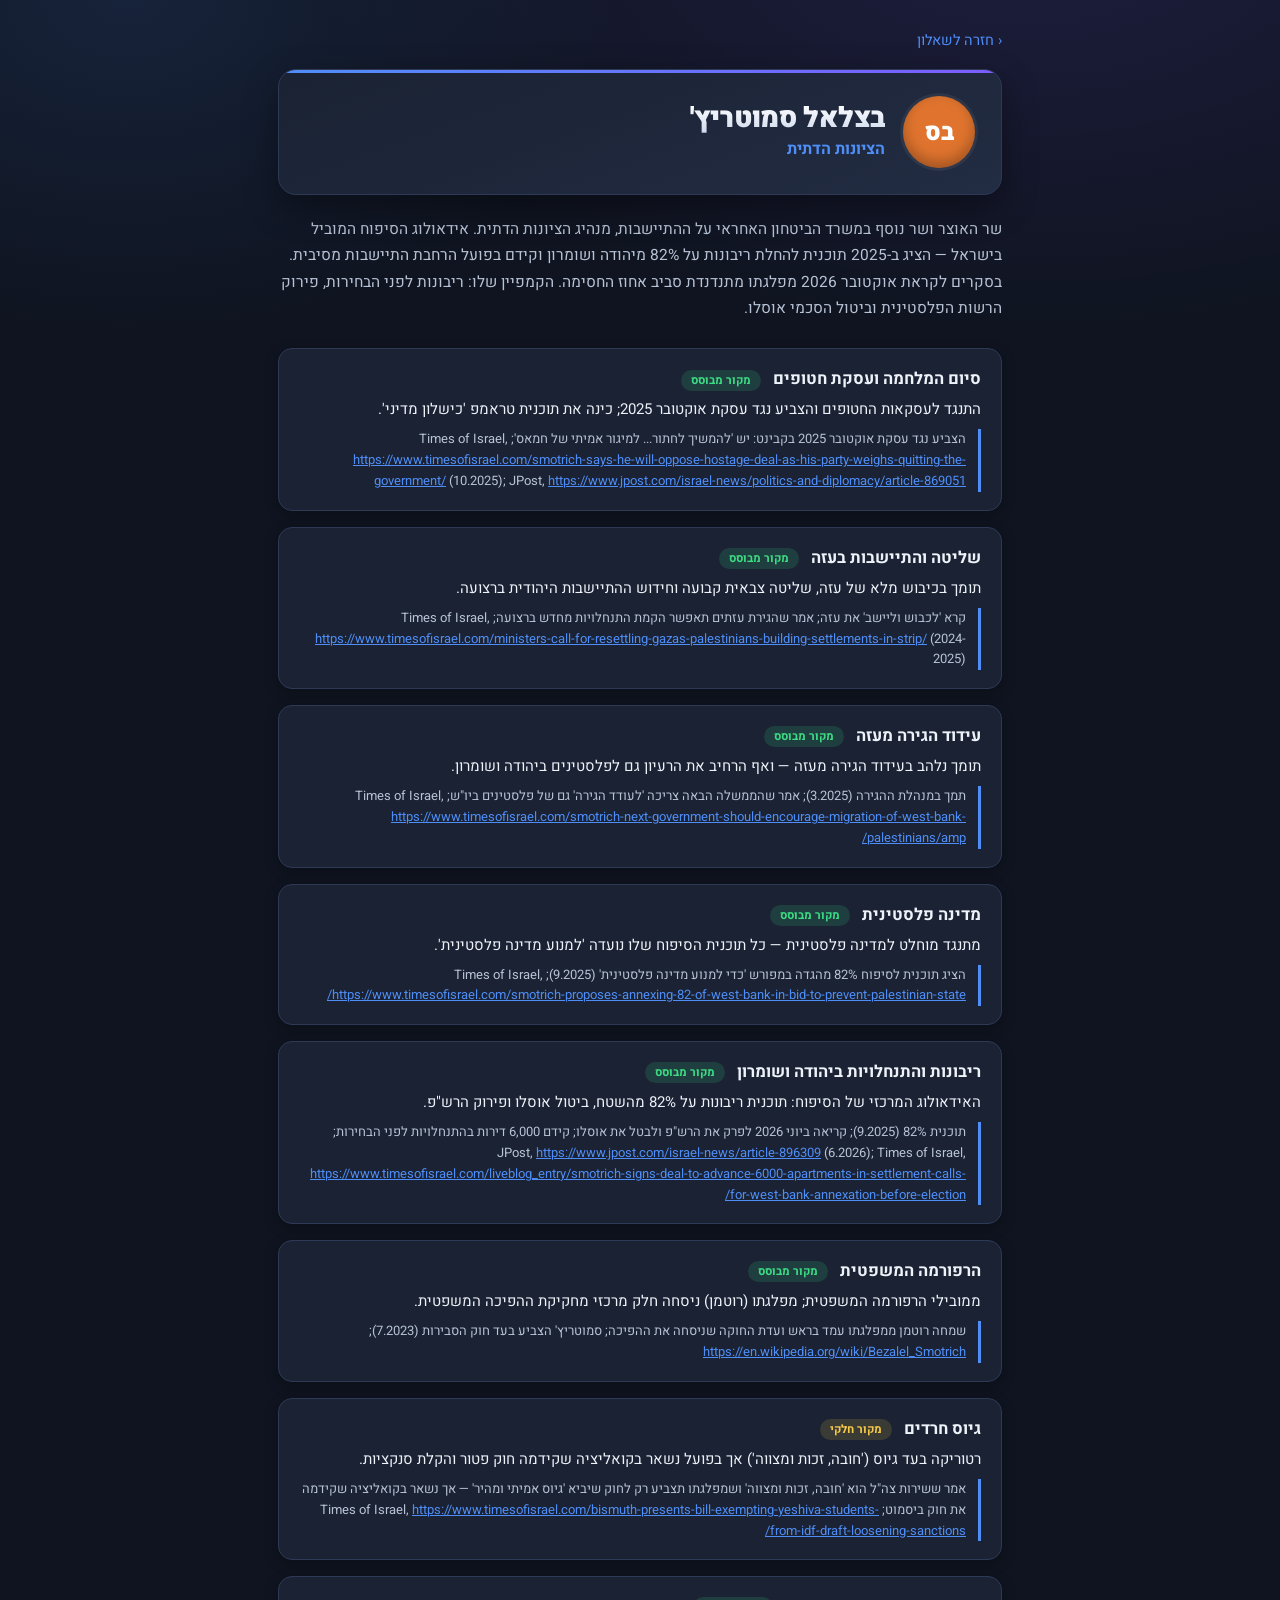
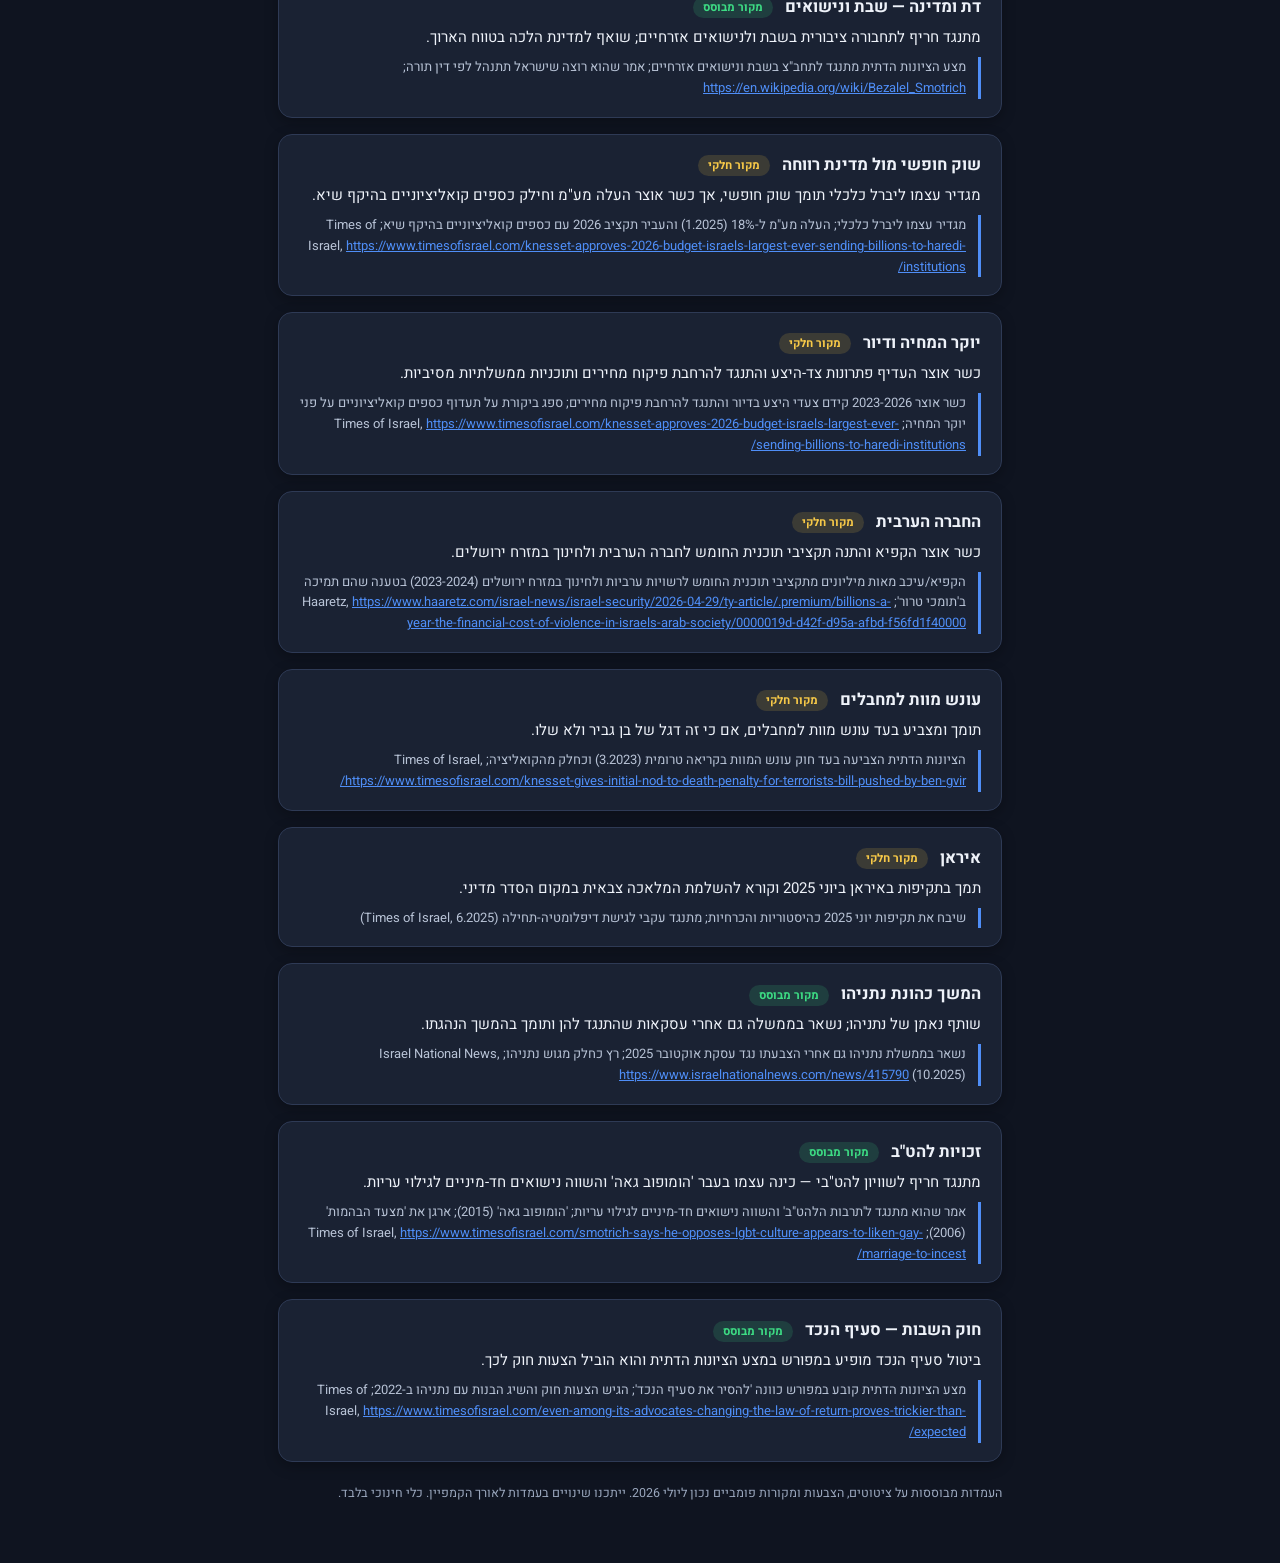
<file: agendas/smotrich.html>
<!DOCTYPE html>
<html lang="he" dir="rtl">
<head>
<meta charset="UTF-8">
<meta name="viewport" content="width=device-width, initial-scale=1.0">
<title>בצלאל סמוטריץ' — האג'נדה המלאה | בחירות 2026</title>
<link rel="stylesheet" href="../css/style.css?v=8">
<link rel="preconnect" href="https://fonts.googleapis.com">
<link href="https://fonts.googleapis.com/css2?family=Heebo:wght@300;400;600;800;900&display=swap" rel="stylesheet">
</head>
<body>
<div class="agenda-body">
  <a class="back-link" href="../index.html">‹ חזרה לשאלון</a>
  <div class="agenda-header">
    <span class="avatar" style="background:#e0742e">בס</span>
    <div>
      <h1>בצלאל סמוטריץ'</h1>
      <div class="party">הציונות הדתית</div>
    </div>
  </div>
  <p class="agenda-bio">שר האוצר ושר נוסף במשרד הביטחון האחראי על ההתיישבות, מנהיג הציונות הדתית. אידאולוג הסיפוח המוביל בישראל — הציג ב-2025 תוכנית להחלת ריבונות על 82% מיהודה ושומרון וקידם בפועל הרחבת התיישבות מסיבית. בסקרים לקראת אוקטובר 2026 מפלגתו מתנדנדת סביב אחוז החסימה. הקמפיין שלו: ריבונות לפני הבחירות, פירוק הרשות הפלסטינית וביטול הסכמי אוסלו.</p>
  <div class="agenda-section">
    <h3>סיום המלחמה ועסקת חטופים <span class="conf high">מקור מבוסס</span></h3>
    <p class="stance">התנגד לעסקאות החטופים והצביע נגד עסקת אוקטובר 2025; כינה את תוכנית טראמפ 'כישלון מדיני'.</p>
    <p class="evidence">הצביע נגד עסקת אוקטובר 2025 בקבינט: יש 'להמשיך לחתור... למיגור אמיתי של חמאס'; Times of Israel, <a href="https://www.timesofisrael.com/smotrich-says-he-will-oppose-hostage-deal-as-his-party-weighs-quitting-the-government/" target="_blank" rel="noopener">https://www.timesofisrael.com/smotrich-says-he-will-oppose-hostage-deal-as-his-party-weighs-quitting-the-government/</a> (10.2025); JPost, <a href="https://www.jpost.com/israel-news/politics-and-diplomacy/article-869051" target="_blank" rel="noopener">https://www.jpost.com/israel-news/politics-and-diplomacy/article-869051</a></p>
  </div>
  <div class="agenda-section">
    <h3>שליטה והתיישבות בעזה <span class="conf high">מקור מבוסס</span></h3>
    <p class="stance">תומך בכיבוש מלא של עזה, שליטה צבאית קבועה וחידוש ההתיישבות היהודית ברצועה.</p>
    <p class="evidence">קרא 'לכבוש וליישב' את עזה; אמר שהגירת עזתים תאפשר הקמת התנחלויות מחדש ברצועה; Times of Israel, <a href="https://www.timesofisrael.com/ministers-call-for-resettling-gazas-palestinians-building-settlements-in-strip/" target="_blank" rel="noopener">https://www.timesofisrael.com/ministers-call-for-resettling-gazas-palestinians-building-settlements-in-strip/</a> (2024-2025)</p>
  </div>
  <div class="agenda-section">
    <h3>עידוד הגירה מעזה <span class="conf high">מקור מבוסס</span></h3>
    <p class="stance">תומך נלהב בעידוד הגירה מעזה — ואף הרחיב את הרעיון גם לפלסטינים ביהודה ושומרון.</p>
    <p class="evidence">תמך במנהלת ההגירה (3.2025); אמר שהממשלה הבאה צריכה 'לעודד הגירה' גם של פלסטינים ביו"ש; Times of Israel, <a href="https://www.timesofisrael.com/smotrich-next-government-should-encourage-migration-of-west-bank-palestinians/amp/" target="_blank" rel="noopener">https://www.timesofisrael.com/smotrich-next-government-should-encourage-migration-of-west-bank-palestinians/amp/</a></p>
  </div>
  <div class="agenda-section">
    <h3>מדינה פלסטינית <span class="conf high">מקור מבוסס</span></h3>
    <p class="stance">מתנגד מוחלט למדינה פלסטינית — כל תוכנית הסיפוח שלו נועדה 'למנוע מדינה פלסטינית'.</p>
    <p class="evidence">הציג תוכנית לסיפוח 82% מהגדה במפורש 'כדי למנוע מדינה פלסטינית' (9.2025); Times of Israel, <a href="https://www.timesofisrael.com/smotrich-proposes-annexing-82-of-west-bank-in-bid-to-prevent-palestinian-state/" target="_blank" rel="noopener">https://www.timesofisrael.com/smotrich-proposes-annexing-82-of-west-bank-in-bid-to-prevent-palestinian-state/</a></p>
  </div>
  <div class="agenda-section">
    <h3>ריבונות והתנחלויות ביהודה ושומרון <span class="conf high">מקור מבוסס</span></h3>
    <p class="stance">האידאולוג המרכזי של הסיפוח: תוכנית ריבונות על 82% מהשטח, ביטול אוסלו ופירוק הרש"פ.</p>
    <p class="evidence">תוכנית 82% (9.2025); קריאה ביוני 2026 לפרק את הרש"פ ולבטל את אוסלו; קידם 6,000 דירות בהתנחלויות לפני הבחירות; JPost, <a href="https://www.jpost.com/israel-news/article-896309" target="_blank" rel="noopener">https://www.jpost.com/israel-news/article-896309</a> (6.2026); Times of Israel, <a href="https://www.timesofisrael.com/liveblog_entry/smotrich-signs-deal-to-advance-6000-apartments-in-settlement-calls-for-west-bank-annexation-before-election/" target="_blank" rel="noopener">https://www.timesofisrael.com/liveblog_entry/smotrich-signs-deal-to-advance-6000-apartments-in-settlement-calls-for-west-bank-annexation-before-election/</a></p>
  </div>
  <div class="agenda-section">
    <h3>הרפורמה המשפטית <span class="conf high">מקור מבוסס</span></h3>
    <p class="stance">ממובילי הרפורמה המשפטית; מפלגתו (רוטמן) ניסחה חלק מרכזי מחקיקת ההפיכה המשפטית.</p>
    <p class="evidence">שמחה רוטמן ממפלגתו עמד בראש ועדת החוקה שניסחה את ההפיכה; סמוטריץ' הצביע בעד חוק הסבירות (7.2023); <a href="https://en.wikipedia.org/wiki/Bezalel_Smotrich" target="_blank" rel="noopener">https://en.wikipedia.org/wiki/Bezalel_Smotrich</a></p>
  </div>
  <div class="agenda-section">
    <h3>גיוס חרדים <span class="conf medium">מקור חלקי</span></h3>
    <p class="stance">רטוריקה בעד גיוס ('חובה, זכות ומצווה') אך בפועל נשאר בקואליציה שקידמה חוק פטור והקלת סנקציות.</p>
    <p class="evidence">אמר ששירות צה"ל הוא 'חובה, זכות ומצווה' ושמפלגתו תצביע רק לחוק שיביא 'גיוס אמיתי ומהיר' — אך נשאר בקואליציה שקידמה את חוק ביסמוט; Times of Israel, <a href="https://www.timesofisrael.com/bismuth-presents-bill-exempting-yeshiva-students-from-idf-draft-loosening-sanctions/" target="_blank" rel="noopener">https://www.timesofisrael.com/bismuth-presents-bill-exempting-yeshiva-students-from-idf-draft-loosening-sanctions/</a></p>
  </div>
  <div class="agenda-section">
    <h3>דת ומדינה — שבת ונישואים <span class="conf high">מקור מבוסס</span></h3>
    <p class="stance">מתנגד חריף לתחבורה ציבורית בשבת ולנישואים אזרחיים; שואף למדינת הלכה בטווח הארוך.</p>
    <p class="evidence">מצע הציונות הדתית מתנגד לתחב"צ בשבת ונישואים אזרחיים; אמר שהוא רוצה שישראל תתנהל לפי דין תורה; <a href="https://en.wikipedia.org/wiki/Bezalel_Smotrich" target="_blank" rel="noopener">https://en.wikipedia.org/wiki/Bezalel_Smotrich</a></p>
  </div>
  <div class="agenda-section">
    <h3>שוק חופשי מול מדינת רווחה <span class="conf medium">מקור חלקי</span></h3>
    <p class="stance">מגדיר עצמו ליברל כלכלי תומך שוק חופשי, אך כשר אוצר העלה מע"מ וחילק כספים קואליציוניים בהיקף שיא.</p>
    <p class="evidence">מגדיר עצמו ליברל כלכלי; העלה מע"מ ל-18% (1.2025) והעביר תקציב 2026 עם כספים קואליציוניים בהיקף שיא; Times of Israel, <a href="https://www.timesofisrael.com/knesset-approves-2026-budget-israels-largest-ever-sending-billions-to-haredi-institutions/" target="_blank" rel="noopener">https://www.timesofisrael.com/knesset-approves-2026-budget-israels-largest-ever-sending-billions-to-haredi-institutions/</a></p>
  </div>
  <div class="agenda-section">
    <h3>יוקר המחיה ודיור <span class="conf medium">מקור חלקי</span></h3>
    <p class="stance">כשר אוצר העדיף פתרונות צד-היצע והתנגד להרחבת פיקוח מחירים ותוכניות ממשלתיות מסיביות.</p>
    <p class="evidence">כשר אוצר 2023-2026 קידם צעדי היצע בדיור והתנגד להרחבת פיקוח מחירים; ספג ביקורת על תעדוף כספים קואליציוניים על פני יוקר המחיה; Times of Israel, <a href="https://www.timesofisrael.com/knesset-approves-2026-budget-israels-largest-ever-sending-billions-to-haredi-institutions/" target="_blank" rel="noopener">https://www.timesofisrael.com/knesset-approves-2026-budget-israels-largest-ever-sending-billions-to-haredi-institutions/</a></p>
  </div>
  <div class="agenda-section">
    <h3>החברה הערבית <span class="conf medium">מקור חלקי</span></h3>
    <p class="stance">כשר אוצר הקפיא והתנה תקציבי תוכנית החומש לחברה הערבית ולחינוך במזרח ירושלים.</p>
    <p class="evidence">הקפיא/עיכב מאות מיליונים מתקציבי תוכנית החומש לרשויות ערביות ולחינוך במזרח ירושלים (2023-2024) בטענה שהם תמיכה ב'תומכי טרור'; Haaretz, <a href="https://www.haaretz.com/israel-news/israel-security/2026-04-29/ty-article/.premium/billions-a-year-the-financial-cost-of-violence-in-israels-arab-society/0000019d-d42f-d95a-afbd-f56fd1f40000" target="_blank" rel="noopener">https://www.haaretz.com/israel-news/israel-security/2026-04-29/ty-article/.premium/billions-a-year-the-financial-cost-of-violence-in-israels-arab-society/0000019d-d42f-d95a-afbd-f56fd1f40000</a></p>
  </div>
  <div class="agenda-section">
    <h3>עונש מוות למחבלים <span class="conf medium">מקור חלקי</span></h3>
    <p class="stance">תומך ומצביע בעד עונש מוות למחבלים, אם כי זה דגל של בן גביר ולא שלו.</p>
    <p class="evidence">הציונות הדתית הצביעה בעד חוק עונש המוות בקריאה טרומית (3.2023) וכחלק מהקואליציה; Times of Israel, <a href="https://www.timesofisrael.com/knesset-gives-initial-nod-to-death-penalty-for-terrorists-bill-pushed-by-ben-gvir/" target="_blank" rel="noopener">https://www.timesofisrael.com/knesset-gives-initial-nod-to-death-penalty-for-terrorists-bill-pushed-by-ben-gvir/</a></p>
  </div>
  <div class="agenda-section">
    <h3>איראן <span class="conf medium">מקור חלקי</span></h3>
    <p class="stance">תמך בתקיפות באיראן ביוני 2025 וקורא להשלמת המלאכה צבאית במקום הסדר מדיני.</p>
    <p class="evidence">שיבח את תקיפות יוני 2025 כהיסטוריות והכרחיות; מתנגד עקבי לגישת דיפלומטיה-תחילה (Times of Israel, 6.2025)</p>
  </div>
  <div class="agenda-section">
    <h3>המשך כהונת נתניהו <span class="conf high">מקור מבוסס</span></h3>
    <p class="stance">שותף נאמן של נתניהו; נשאר בממשלה גם אחרי עסקאות שהתנגד להן ותומך בהמשך הנהגתו.</p>
    <p class="evidence">נשאר בממשלת נתניהו גם אחרי הצבעתו נגד עסקת אוקטובר 2025; רץ כחלק מגוש נתניהו; Israel National News, <a href="https://www.israelnationalnews.com/news/415790" target="_blank" rel="noopener">https://www.israelnationalnews.com/news/415790</a> (10.2025)</p>
  </div>
  <div class="agenda-section">
    <h3>זכויות להט"ב <span class="conf high">מקור מבוסס</span></h3>
    <p class="stance">מתנגד חריף לשוויון להט"בי — כינה עצמו בעבר 'הומופוב גאה' והשווה נישואים חד-מיניים לגילוי עריות.</p>
    <p class="evidence">אמר שהוא מתנגד ל'תרבות הלהט"ב' והשווה נישואים חד-מיניים לגילוי עריות; 'הומופוב גאה' (2015); ארגן את 'מצעד הבהמות' (2006); Times of Israel, <a href="https://www.timesofisrael.com/smotrich-says-he-opposes-lgbt-culture-appears-to-liken-gay-marriage-to-incest/" target="_blank" rel="noopener">https://www.timesofisrael.com/smotrich-says-he-opposes-lgbt-culture-appears-to-liken-gay-marriage-to-incest/</a></p>
  </div>
  <div class="agenda-section">
    <h3>חוק השבות — סעיף הנכד <span class="conf high">מקור מבוסס</span></h3>
    <p class="stance">ביטול סעיף הנכד מופיע במפורש במצע הציונות הדתית והוא הוביל הצעות חוק לכך.</p>
    <p class="evidence">מצע הציונות הדתית קובע במפורש כוונה 'להסיר את סעיף הנכד'; הגיש הצעות חוק והשיג הבנות עם נתניהו ב-2022; Times of Israel, <a href="https://www.timesofisrael.com/even-among-its-advocates-changing-the-law-of-return-proves-trickier-than-expected/" target="_blank" rel="noopener">https://www.timesofisrael.com/even-among-its-advocates-changing-the-law-of-return-proves-trickier-than-expected/</a></p>
  </div>
  <p class="disclaimer">העמדות מבוססות על ציטוטים, הצבעות ומקורות פומביים נכון ליולי 2026. ייתכנו שינויים בעמדות לאורך הקמפיין. כלי חינוכי בלבד.</p>
</div>
</body>
</html>
</file>
<file: css/style.css>
/* ===== Israel Vote Quiz 2026 ===== */
* { margin: 0; padding: 0; box-sizing: border-box; }

:root {
  --bg: #0f1420;
  --bg2: #0b0f19;
  --card: #1a2233;
  --card2: #222c42;
  --text: #eef2f9;
  --muted: #9aa7bd;
  --muted2: #b8c3d6;
  --accent: #4f8ef7;
  --accent2: #7c5cff;
  --gold: #f7c948;
  --border: #2e3a55;
  --border-soft: #35415e;

  --radius: 18px;
  --radius-sm: 12px;
  --radius-lg: 24px;

  --shadow-1: 0 4px 14px rgba(0,0,0,.28);
  --shadow-2: 0 12px 34px rgba(0,0,0,.40);
  --shadow-3: 0 24px 64px rgba(0,0,0,.50);

  --ring: 0 0 0 3px rgba(79,142,247,.55);
  --ease: cubic-bezier(.2,.7,.3,1);
}

body {
  font-family: 'Heebo', sans-serif;
  color: var(--text);
  min-height: 100vh;
  direction: rtl;
  background:
    radial-gradient(1200px 700px at 80% -10%, rgba(124,92,255,.14), transparent 60%),
    radial-gradient(900px 600px at 10% 0%, rgba(79,142,247,.12), transparent 55%),
    var(--bg);
  background-attachment: fixed;
}

/* focus-visible + reduced motion */
:where(button, a, [tabindex]):focus-visible { outline: none; box-shadow: var(--ring); border-radius: 10px; }
:where(button, a):focus:not(:focus-visible) { outline: none; }
@media (prefers-reduced-motion: reduce) {
  *, *::before, *::after { animation-duration: .001ms !important; animation-iteration-count: 1 !important; transition-duration: .001ms !important; scroll-behavior: auto !important; }
}

.screen { display: none; min-height: 100vh; padding: 24px 16px; }
.screen.active { display: flex; justify-content: center; align-items: flex-start; }

/* ===== Landing ===== */
#landing.active { align-items: center; }
.landing-inner {
  max-width: 640px; text-align: center;
  background: linear-gradient(160deg, var(--card), var(--card2));
  border: 1px solid var(--border); border-radius: var(--radius-lg);
  padding: 48px 32px;
  box-shadow: var(--shadow-3);
  position: relative; overflow: hidden;
}
.landing-inner::before {
  content: ""; position: absolute; inset: 0 0 auto 0; height: 3px;
  background: linear-gradient(90deg, var(--accent), var(--accent2), var(--gold)); opacity: .9;
}
.ballot-icon { font-size: 64px; margin-bottom: 12px; }
h1 {
  font-weight: 900; font-size: clamp(30px, 5.5vw, 46px); line-height: 1.15;
  margin-bottom: 14px; letter-spacing: -.01em;
  background: linear-gradient(180deg, #fff, #cdd8ec);
  -webkit-background-clip: text; background-clip: text; color: transparent;
}
.subtitle { color: var(--muted2); font-size: 17px; line-height: 1.65; margin-bottom: 24px; max-width: 520px; margin-inline: auto; }
.landing-points { list-style: none; text-align: right; margin: 0 auto 32px; max-width: 480px; display: flex; flex-direction: column; gap: 8px; }
.landing-points li {
  font-size: 15.5px; line-height: 1.5; color: var(--text);
  background: rgba(255,255,255,.03); border: 1px solid var(--border);
  border-radius: var(--radius-sm); padding: 11px 14px;
  transition: border-color .15s, background .15s;
}
.landing-points li:hover { border-color: var(--border-soft); background: rgba(255,255,255,.05); }

.btn-primary {
  background: linear-gradient(90deg, var(--accent), var(--accent2));
  color: #fff; border: none; border-radius: 999px;
  font-family: inherit; font-weight: 800; font-size: 18px;
  padding: 14px 44px; cursor: pointer; position: relative;
  transition: transform .18s var(--ease), box-shadow .18s var(--ease), filter .18s;
  box-shadow: 0 8px 24px rgba(79,142,247,.35);
}
.btn-primary:hover:not(:disabled) { transform: translateY(-2px); box-shadow: 0 12px 30px rgba(79,142,247,.45); filter: saturate(1.08); }
.btn-primary:active:not(:disabled) { transform: translateY(0); box-shadow: 0 6px 16px rgba(79,142,247,.35); }
.btn-primary:disabled { opacity: .35; cursor: not-allowed; box-shadow: none; }

#startBtn { margin-top: 10px; padding: 16px 52px; font-size: 19px; }
#startBtn::after {
  content: ""; position: absolute; inset: 0; border-radius: inherit;
  box-shadow: 0 0 0 0 rgba(79,142,247,.45); animation: ctaPulse 2.8s var(--ease) infinite;
}
@keyframes ctaPulse {
  0% { box-shadow: 0 0 0 0 rgba(79,142,247,.4); }
  70% { box-shadow: 0 0 0 16px rgba(79,142,247,0); }
  100% { box-shadow: 0 0 0 0 rgba(79,142,247,0); }
}

.btn-ghost {
  background: rgba(255,255,255,.02); color: var(--muted2);
  border: 1px solid var(--border-soft); border-radius: 999px;
  font-family: inherit; font-size: 15px; padding: 10px 26px; cursor: pointer;
  transition: color .15s, border-color .15s, background .15s, transform .15s var(--ease);
}
.btn-ghost:hover { color: var(--text); border-color: var(--accent); background: rgba(79,142,247,.08); }
.btn-ghost:active { transform: translateY(1px); }

.disclaimer { color: var(--muted); font-size: 12.5px; margin-top: 22px; line-height: 1.5; }

/* ===== Quiz ===== */
.quiz-inner { width: 100%; max-width: 700px; }
.progress-wrap { display: flex; align-items: center; gap: 12px; margin-bottom: 18px; }
.progress-bar { flex: 1; height: 10px; background: var(--card); border-radius: 999px; overflow: hidden; box-shadow: inset 0 1px 2px rgba(0,0,0,.4); }
#progressFill { height: 100%; width: 0; border-radius: 999px; background: linear-gradient(90deg, var(--accent), var(--accent2)); box-shadow: 0 0 12px rgba(79,142,247,.5); transition: width .4s var(--ease); }
#progressText { color: var(--muted2); font-size: 14px; white-space: nowrap; font-variant-numeric: tabular-nums; font-weight: 700; }

.question-card {
  background: linear-gradient(160deg, var(--card), var(--card2));
  border: 1px solid var(--border); border-radius: var(--radius);
  padding: 30px 26px; box-shadow: var(--shadow-2);
}
.q-enter { animation: qEnter .32s var(--ease) both; }
@keyframes qEnter { from { opacity: 0; transform: translateY(8px); } to { opacity: 1; transform: none; } }
.topic-tag {
  display: inline-block; background: rgba(79,142,247,.15); color: var(--accent);
  font-size: 13px; font-weight: 600; border-radius: 999px; padding: 4px 14px; margin-bottom: 14px;
}
#questionText { font-size: clamp(19px, 3vw, 24px); font-weight: 800; line-height: 1.5; margin-bottom: 14px; }

.explain-box {
  background: rgba(247,201,72,.08); border: 1px solid rgba(247,201,72,.25);
  border-radius: 12px; padding: 10px 14px; margin-bottom: 20px;
  color: #d8dfec; font-size: 14.5px; line-height: 1.6;
}

.bg-wrap { margin: -6px 0 20px; }
.bg-toggle {
  background: transparent; color: var(--accent);
  border: none; font-family: inherit; font-size: 14px; font-weight: 600;
  padding: 8px 4px; cursor: pointer;
}
.bg-toggle:hover { text-decoration: underline; }
.bg-text {
  display: none; margin-top: 8px;
  background: rgba(79,142,247,.07); border: 1px solid rgba(79,142,247,.2);
  border-radius: 12px; padding: 12px 15px;
  color: #d8dfec; font-size: 14.5px; line-height: 1.75; text-align: right;
}

.skip-btn {
  display: block; width: 100%; margin: -12px 0 22px;
  background: transparent; color: var(--muted);
  border: 1px dashed var(--border-soft); border-radius: 12px;
  font-family: inherit; font-size: 14px; padding: 10px 14px; cursor: pointer;
  transition: color .15s, border-color .15s;
}
.skip-btn:hover { color: var(--text); border-color: var(--muted); }
.skip-btn.selected { color: var(--gold); border-color: var(--gold); background: rgba(247,201,72,.08); }

.secondary-actions { margin-top: 24px; display: flex; flex-direction: column; gap: 10px; align-items: center; padding-top: 24px; border-top: 1px solid var(--border); }

/* ===== Stats page ===== */
.stats-inner { width: 100%; max-width: 780px; }
.stats-warn {
  background: rgba(247,201,72,.09); border: 1px solid rgba(247,201,72,.3);
  border-radius: var(--radius); padding: 16px 18px; margin: 14px 0 22px;
  font-size: 14.5px; line-height: 1.75; color: #e6ecf6;
}
.stats-card {
  background: linear-gradient(160deg, var(--card), var(--card2));
  border: 1px solid var(--border); border-radius: var(--radius);
  padding: 22px 22px 22px 26px; margin-bottom: 24px;
  box-shadow: var(--shadow-1);
}
.stats-card h2 { font-size: 19px; margin-bottom: 6px; position: relative; }
.stats-card h2::before {
  content: ""; position: absolute; inset-inline-start: -26px; top: 2px; bottom: 2px; width: 4px;
  border-radius: 999px; background: linear-gradient(180deg, var(--accent), var(--accent2));
}
.card-sub { color: var(--muted2); font-size: 13.5px; line-height: 1.6; margin-bottom: 14px; }
.legend .dash { width: 16px; height: 3px; border-radius: 2px; display: inline-block; }
.winners { display: grid; grid-template-columns: repeat(auto-fill, minmax(200px, 1fr)); gap: 8px; }
.win-chip {
  display: flex; align-items: center; gap: 8px; flex-wrap: wrap;
  background: var(--card2); border: 1px solid var(--border); border-right-width: 4px;
  border-radius: var(--radius-sm); padding: 9px 12px;
  transition: transform .14s var(--ease), border-color .14s;
}
.win-chip:hover { transform: translateY(-1px); }
.win-city { font-weight: 700; font-size: 13.5px; }
.win-cl { color: var(--muted); font-size: 11.5px; }
.win-party { margin-inline-start: auto; color: #fff; font-size: 11.5px; font-weight: 700; border-radius: 999px; padding: 3px 9px; white-space: nowrap; font-variant-numeric: tabular-nums; }

.mtab-wrap { overflow-x: auto; position: relative; -webkit-overflow-scrolling: touch; border-radius: var(--radius-sm); }
.mtab { width: 100%; border-collapse: collapse; font-size: 13px; }
.mtab th, .mtab td { padding: 8px 8px; text-align: center; border-bottom: 1px solid #2a3548; white-space: nowrap; }
.mtab thead th { color: var(--muted2); font-weight: 700; font-size: 12px; position: sticky; top: 0; background: var(--card); }
.mtab td.mt-city, .mtab th:first-child { position: sticky; inset-inline-start: 0; z-index: 1; background: var(--card); text-align: right; font-weight: 700; }
.mtab thead th:first-child { z-index: 2; }
.mtab tbody tr:hover { background: rgba(79,142,247,.06); }
@media (max-width: 600px) { .mtab { font-size: 12.5px; } }
.scatter { width: 100%; height: auto; background: #10182a; border: 1px solid var(--border); border-radius: var(--radius-sm); }
.scatter circle { transition: r .12s var(--ease); cursor: pointer; }
.scatter circle:hover { r: 9; }
.legend { display: flex; flex-wrap: wrap; gap: 14px; margin-top: 12px; justify-content: center; padding: 10px 12px; background: rgba(255,255,255,.03); border: 1px solid var(--border); border-radius: var(--radius-sm); }
.legend .lg { display: flex; align-items: center; gap: 6px; font-size: 13px; color: var(--muted2); }
.legend .dot { width: 12px; height: 12px; border-radius: 50%; display: inline-block; }
.stats-points { margin: 0; padding-inline-start: 20px; display: flex; flex-direction: column; gap: 12px; font-size: 14.5px; line-height: 1.7; }
.bars { display: flex; flex-direction: column; gap: 8px; }
.bar-row { display: grid; grid-template-columns: 150px 1fr 44px; align-items: center; gap: 10px; }
.bar-city { font-size: 13.5px; }
.bar-cl { color: var(--muted); font-size: 11.5px; }
.bar-track { height: 15px; background: var(--bg2); border-radius: 999px; overflow: hidden; box-shadow: inset 0 1px 2px rgba(0,0,0,.4); }
.bar-fill { display: block; height: 100%; border-radius: 999px; transition: width 1s var(--ease); }
.bar-val { font-size: 13px; font-weight: 800; text-align: left; font-variant-numeric: tabular-nums; }
@media (max-width: 520px) { .bar-row { grid-template-columns: 110px 1fr 40px; } .bar-city { font-size: 12px; } }

/* ===== All questions overview ===== */
.allq-inner { width: 100%; max-width: 760px; }
.allq-head { display: flex; align-items: center; justify-content: space-between; gap: 12px; flex-wrap: wrap; margin-bottom: 6px; }
.allq-head h1 { margin: 0; font-size: clamp(24px, 4vw, 34px); }
.allq-list { display: flex; flex-direction: column; gap: 14px; margin: 20px 0 26px; }
.allq-item {
  background: linear-gradient(160deg, var(--card), var(--card2));
  border: 1px solid var(--border); border-radius: var(--radius);
  padding: 20px 20px; box-shadow: var(--shadow-1);
  transition: transform .15s var(--ease), border-color .15s;
}
.allq-item:hover { transform: translateY(-2px); border-color: var(--border-soft); }
.allq-top { display: flex; align-items: center; gap: 10px; margin-bottom: 10px; }
.allq-num {
  width: 28px; height: 28px; flex: none; border-radius: 50%;
  background: linear-gradient(135deg, var(--accent), var(--accent2)); color: #fff; font-weight: 800; font-size: 14px;
  display: flex; align-items: center; justify-content: center;
}
.allq-q { font-size: 18px; font-weight: 800; line-height: 1.5; margin-bottom: 10px; }
.allq-explain {
  background: rgba(247,201,72,.08); border: 1px solid rgba(247,201,72,.25);
  border-radius: 10px; padding: 8px 12px; margin-bottom: 10px;
  color: #d8dfec; font-size: 14px; line-height: 1.6;
}
.allq-choices { list-style: none; margin: 0 0 10px; padding: 0; display: flex; flex-direction: column; gap: 5px; }
.allq-choices li { background: var(--card2); border: 1px solid #2e3a55; border-radius: 9px; padding: 7px 12px; font-size: 14px; }
.allq-scale { color: var(--muted); font-size: 13px; margin-bottom: 10px; }
.allq-bg {
  background: rgba(79,142,247,.07); border: 1px solid rgba(79,142,247,.2);
  border-radius: 10px; padding: 10px 13px;
  color: #d8dfec; font-size: 13.5px; line-height: 1.7;
}

/* ===== Candidates grid (landing) ===== */
.cand-section { margin-top: 34px; border-top: 1px solid #2e3a55; padding-top: 26px; }
.cand-title { font-size: 21px; font-weight: 800; margin-bottom: 6px; }
.cand-sub { color: var(--muted); font-size: 14px; line-height: 1.6; margin-bottom: 18px; }
.cand-grid { display: grid; grid-template-columns: repeat(auto-fill, minmax(130px, 1fr)); gap: 10px; }
.cand-card {
  display: flex; flex-direction: column; align-items: center; gap: 7px;
  background: var(--card2); border: 1px solid var(--border); border-radius: 14px;
  padding: 16px 8px; text-decoration: none; color: var(--text);
  transition: transform .18s var(--ease), border-color .18s, box-shadow .18s;
}
.cand-card:hover { transform: translateY(-3px); border-color: var(--accent); box-shadow: var(--shadow-2); }
.cand-card .avatar {
  width: 46px; height: 46px; border-radius: 50%;
  display: flex; align-items: center; justify-content: center;
  font-weight: 800; font-size: 15px; color: #fff;
  box-shadow: 0 0 0 3px rgba(255,255,255,.06), inset 0 -6px 12px rgba(0,0,0,.25);
}
.cand-name { font-weight: 700; font-size: 14px; }
.cand-party { color: var(--muted); font-size: 12px; }

.answers { display: flex; flex-direction: column; gap: 10px; margin-bottom: 24px; }
.answers button {
  background: var(--bg); color: var(--text);
  border: 1.5px solid var(--border); border-radius: var(--radius-sm);
  font-family: inherit; font-size: 15.5px; text-align: right;
  padding: 14px 18px; cursor: pointer;
  transition: border-color .14s, background .14s, transform .12s var(--ease), box-shadow .14s;
}
.answers button:hover { border-color: var(--accent); background: rgba(79,142,247,.06); }
.answers button:active { transform: scale(.99); }
.answers button.selected {
  border-color: var(--accent); background: rgba(79,142,247,.14);
  font-weight: 700; box-shadow: inset 0 0 0 1px rgba(79,142,247,.35);
}
.answers:not(.scale) button.selected::after {
  content: "✓"; float: left; color: var(--accent); font-weight: 900; margin-inline-start: 8px;
}

/* scale answers: horizontal agree↔disagree color-graded row */
.answers.scale { flex-direction: row; gap: 8px; }
.answers.scale button {
  flex: 1; text-align: center; padding: 16px 6px; font-size: 14px; font-weight: 700;
  position: relative; overflow: hidden;
}
.answers.scale button::before {
  content: ""; position: absolute; inset: auto 0 0 0; height: 3px; opacity: .55; transition: opacity .14s;
}
.answers.scale button[data-scale="0"]::before { background: #ff6b6b; }
.answers.scale button[data-scale="1"]::before { background: #ff9f6b; }
.answers.scale button[data-scale="2"]::before { background: var(--muted); }
.answers.scale button[data-scale="3"]::before { background: #7fd88f; }
.answers.scale button[data-scale="4"]::before { background: #3ddc84; }
.answers.scale button.selected { transform: translateY(-2px); box-shadow: var(--shadow-1); }
.answers.scale button.selected::before { opacity: 1; height: 4px; }
.answers.scale button[data-scale="0"].selected { border-color: #ff6b6b; background: rgba(255,107,107,.14); }
.answers.scale button[data-scale="1"].selected { border-color: #ff9f6b; background: rgba(255,159,107,.14); }
.answers.scale button[data-scale="2"].selected { border-color: var(--muted); background: rgba(154,167,189,.14); }
.answers.scale button[data-scale="3"].selected { border-color: #7fd88f; background: rgba(127,216,143,.14); }
.answers.scale button[data-scale="4"].selected { border-color: #3ddc84; background: rgba(61,220,132,.16); }
@media (max-width: 480px) {
  .answers.scale button { padding: 14px 2px; font-size: 11.5px; line-height: 1.25; }
}

.importance-wrap { border-top: 1px solid var(--border); padding-top: 18px; margin-bottom: 22px; }
.importance-label { color: var(--muted2); font-size: 14px; display: block; margin-bottom: 10px; font-weight: 600; }
.importance-btns { display: flex; gap: 8px; }
.importance-btns button {
  flex: 1; background: var(--bg); color: var(--muted2);
  border: 1.5px solid var(--border); border-radius: 999px;
  font-family: inherit; font-size: 14px; font-weight: 600; padding: 9px 0; cursor: pointer;
  transition: color .14s, border-color .14s, background .14s, transform .12s var(--ease);
}
.importance-btns button:hover { border-color: var(--border-soft); color: var(--text); }
.importance-btns button:active { transform: scale(.97); }
.importance-btns button.selected { color: #1a1300; background: var(--gold); border-color: var(--gold); font-weight: 800; }

.nav-btns { display: flex; justify-content: space-between; }

/* ===== Results ===== */
.results-inner { width: 100%; max-width: 760px; text-align: center; }
.results-sub { color: var(--muted2); margin: 8px 0 26px; }

#winnerCard {
  background:
    radial-gradient(120% 120% at 50% -20%, rgba(247,201,72,.22), transparent 55%),
    linear-gradient(140deg, #2b2410, #1a2233);
  border: 1.5px solid var(--gold); border-radius: var(--radius-lg);
  padding: 34px 28px; margin-bottom: 32px;
  box-shadow: 0 0 0 1px rgba(247,201,72,.15), 0 24px 64px rgba(0,0,0,.5), 0 0 60px rgba(247,201,72,.12);
  position: relative; overflow: hidden;
  animation: winnerIn .5s var(--ease) both;
}
@keyframes winnerIn { from { opacity: 0; transform: scale(.94) translateY(10px); } to { opacity: 1; transform: none; } }
#winnerCard::after {
  content: ""; position: absolute; top: 0; bottom: 0; width: 40%;
  background: linear-gradient(90deg, transparent, rgba(255,255,255,.16), transparent);
  transform: skewX(-18deg); animation: sweep 1.6s var(--ease) .35s both;
}
@keyframes sweep { from { right: -50%; } to { right: 130%; } }
#winnerCard .crown { font-size: 46px; display: inline-block; animation: crownPop .6s var(--ease) .15s both; }
@keyframes crownPop { 0% { transform: scale(0) rotate(-20deg); } 60% { transform: scale(1.25) rotate(6deg); } 100% { transform: scale(1) rotate(0); } }
#winnerCard h2 { font-size: 32px; font-weight: 900; margin: 8px 0 2px; }
#winnerCard .party { color: var(--gold); font-weight: 700; margin-bottom: 8px; }
#winnerCard .pct { font-size: 50px; font-weight: 900; color: var(--gold); text-shadow: 0 2px 20px rgba(247,201,72,.35); font-variant-numeric: tabular-nums; }

.ranking { display: flex; flex-direction: column; gap: 12px; margin-bottom: 28px; }
.rank-row {
  display: grid; grid-template-columns: 44px 52px 1fr auto; gap: 12px; align-items: center;
  background: var(--card); border: 1px solid var(--border); border-radius: 14px;
  padding: 14px 16px; text-decoration: none; color: var(--text);
  transition: border-color .15s, transform .15s var(--ease), box-shadow .15s;
  animation: rowIn .4s var(--ease) both;
}
.rank-row:hover { border-color: var(--accent); transform: translateY(-2px); box-shadow: var(--shadow-2); }
.rank-row:nth-child(1) { animation-delay: .05s; }
.rank-row:nth-child(2) { animation-delay: .10s; }
.rank-row:nth-child(3) { animation-delay: .15s; }
.rank-row:nth-child(4) { animation-delay: .20s; }
.rank-row:nth-child(5) { animation-delay: .25s; }
.rank-row:nth-child(n+6) { animation-delay: .30s; }
@keyframes rowIn { from { opacity: 0; transform: translateY(10px); } to { opacity: 1; transform: none; } }
.rank-row:first-child { border-color: rgba(247,201,72,.5); box-shadow: 0 0 0 1px rgba(247,201,72,.2); }
.rank-row:first-child .rank-num { color: var(--gold); }
.rank-num { color: var(--muted); font-weight: 800; font-size: 18px; }
.avatar {
  width: 52px; height: 52px; border-radius: 50%;
  display: flex; align-items: center; justify-content: center;
  font-weight: 900; font-size: 17px; color: #fff;
  box-shadow: 0 0 0 3px rgba(255,255,255,.06), inset 0 -6px 14px rgba(0,0,0,.28);
}
.rank-info { text-align: right; }
.rank-info .name { font-weight: 800; font-size: 17px; }
.rank-info .party { color: var(--muted); font-size: 13.5px; }
.rank-bar-wrap { grid-column: 1 / -1; height: 9px; background: var(--bg2); border-radius: 999px; overflow: hidden; box-shadow: inset 0 1px 2px rgba(0,0,0,.5); }
.rank-bar { height: 100%; border-radius: 999px; transition: width 1s var(--ease); box-shadow: 0 0 10px rgba(255,255,255,.12); }
.rank-pct { font-weight: 900; font-size: 20px; font-variant-numeric: tabular-nums; }
.rank-link { color: var(--accent); font-size: 12.5px; }

/* ===== Agenda pages ===== */
.agenda-body { max-width: 760px; margin: 0 auto; padding: 28px 18px 60px; }
.agenda-header {
  display: flex; align-items: center; gap: 18px;
  background: linear-gradient(160deg, var(--card), var(--card2));
  border: 1px solid var(--border); border-radius: var(--radius);
  padding: 26px; margin-bottom: 22px; box-shadow: var(--shadow-2);
  position: relative; overflow: hidden;
}
.agenda-header::before { content:""; position:absolute; inset:0 0 auto 0; height:3px; background: linear-gradient(90deg, var(--accent), var(--accent2)); }
.agenda-header .avatar { width: 72px; height: 72px; font-size: 24px; flex-shrink: 0; }
.agenda-header h1 { font-size: 28px; margin-bottom: 2px; }
.agenda-header .party { color: var(--accent); font-weight: 700; }
.agenda-bio { color: var(--muted2); line-height: 1.7; margin-bottom: 26px; font-size: 15.5px; }
.agenda-section { margin-bottom: 16px; background: var(--card); border: 1px solid var(--border); border-radius: 14px; padding: 18px 20px; box-shadow: var(--shadow-1); transition: border-color .15s; }
.agenda-section:hover { border-color: var(--border-soft); }
.agenda-section h3 { font-size: 16.5px; margin-bottom: 6px; }
.agenda-section .stance { font-size: 15px; line-height: 1.6; margin-bottom: 8px; }
.agenda-section .evidence { color: var(--muted2); font-size: 13px; line-height: 1.6; border-inline-start: 3px solid var(--accent); padding-inline-start: 12px; }
.agenda-section .evidence a { color: var(--accent); overflow-wrap: anywhere; word-break: normal; }
.conf { font-size: 11.5px; border-radius: 999px; padding: 2px 10px; margin-right: 8px; vertical-align: middle; }
.conf.high { background: rgba(61,220,132,.15); color: #3ddc84; }
.conf.medium { background: rgba(247,201,72,.15); color: var(--gold); }
.conf.low { background: rgba(255,107,107,.15); color: #ff6b6b; }
.back-link { display: inline-block; margin-bottom: 18px; color: var(--accent); text-decoration: none; font-size: 14.5px; }

@media (max-width: 560px) {
  .rank-row { grid-template-columns: 30px 44px 1fr auto; padding: 12px; }
  .avatar { width: 44px; height: 44px; font-size: 14px; }
}

/* ===== Mobile ===== */
@media (max-width: 600px) {
  .screen { padding: 16px 12px; }

  /* landing */
  .landing-inner { padding: 30px 18px; border-radius: 14px; }
  .ballot-icon { font-size: 52px; }
  .subtitle { font-size: 15.5px; }
  .landing-points li { font-size: 14.5px; }
  .btn-primary { font-size: 16px; padding: 13px 32px; width: 100%; }
  .btn-ghost { width: 100%; }
  .secondary-actions .btn-ghost, .secondary-actions a.btn-ghost { font-size: 13.5px; padding: 11px 14px; }

  /* quiz */
  .question-card { padding: 20px 15px; }
  #questionText { font-size: 18px; }
  .answers button { font-size: 15px; padding: 12px 14px; }
  .explain-box, .bg-text { font-size: 13.5px; }
  .nav-btns { gap: 10px; }
  .nav-btns .btn-primary { width: auto; flex: 1; }

  /* all-questions + stats cards */
  .allq-item, .stats-card { padding: 16px 14px; }
  .allq-q { font-size: 16.5px; }
  .stats-warn { padding: 13px 14px; font-size: 13.5px; }
  .stats-card h2 { font-size: 17px; }

  /* candidates + winners: single column, comfortable tap targets */
  .cand-grid { grid-template-columns: repeat(2, 1fr); }
  .winners { grid-template-columns: 1fr; }

  /* results */
  .winner-card .pct, .pct { font-size: 40px; }

  /* per-city table: keep legible; city column stays frozen and it scrolls */
  .mtab { font-size: 12.5px; }
  .mtab th, .mtab td { padding: 8px 8px; }

  /* headings */
  .allq-head { gap: 8px; }
  .allq-head h1 { font-size: 22px; }
}

@media (max-width: 380px) {
  .cand-grid { grid-template-columns: 1fr; }
  #questionText { font-size: 17px; }
}
</file>
